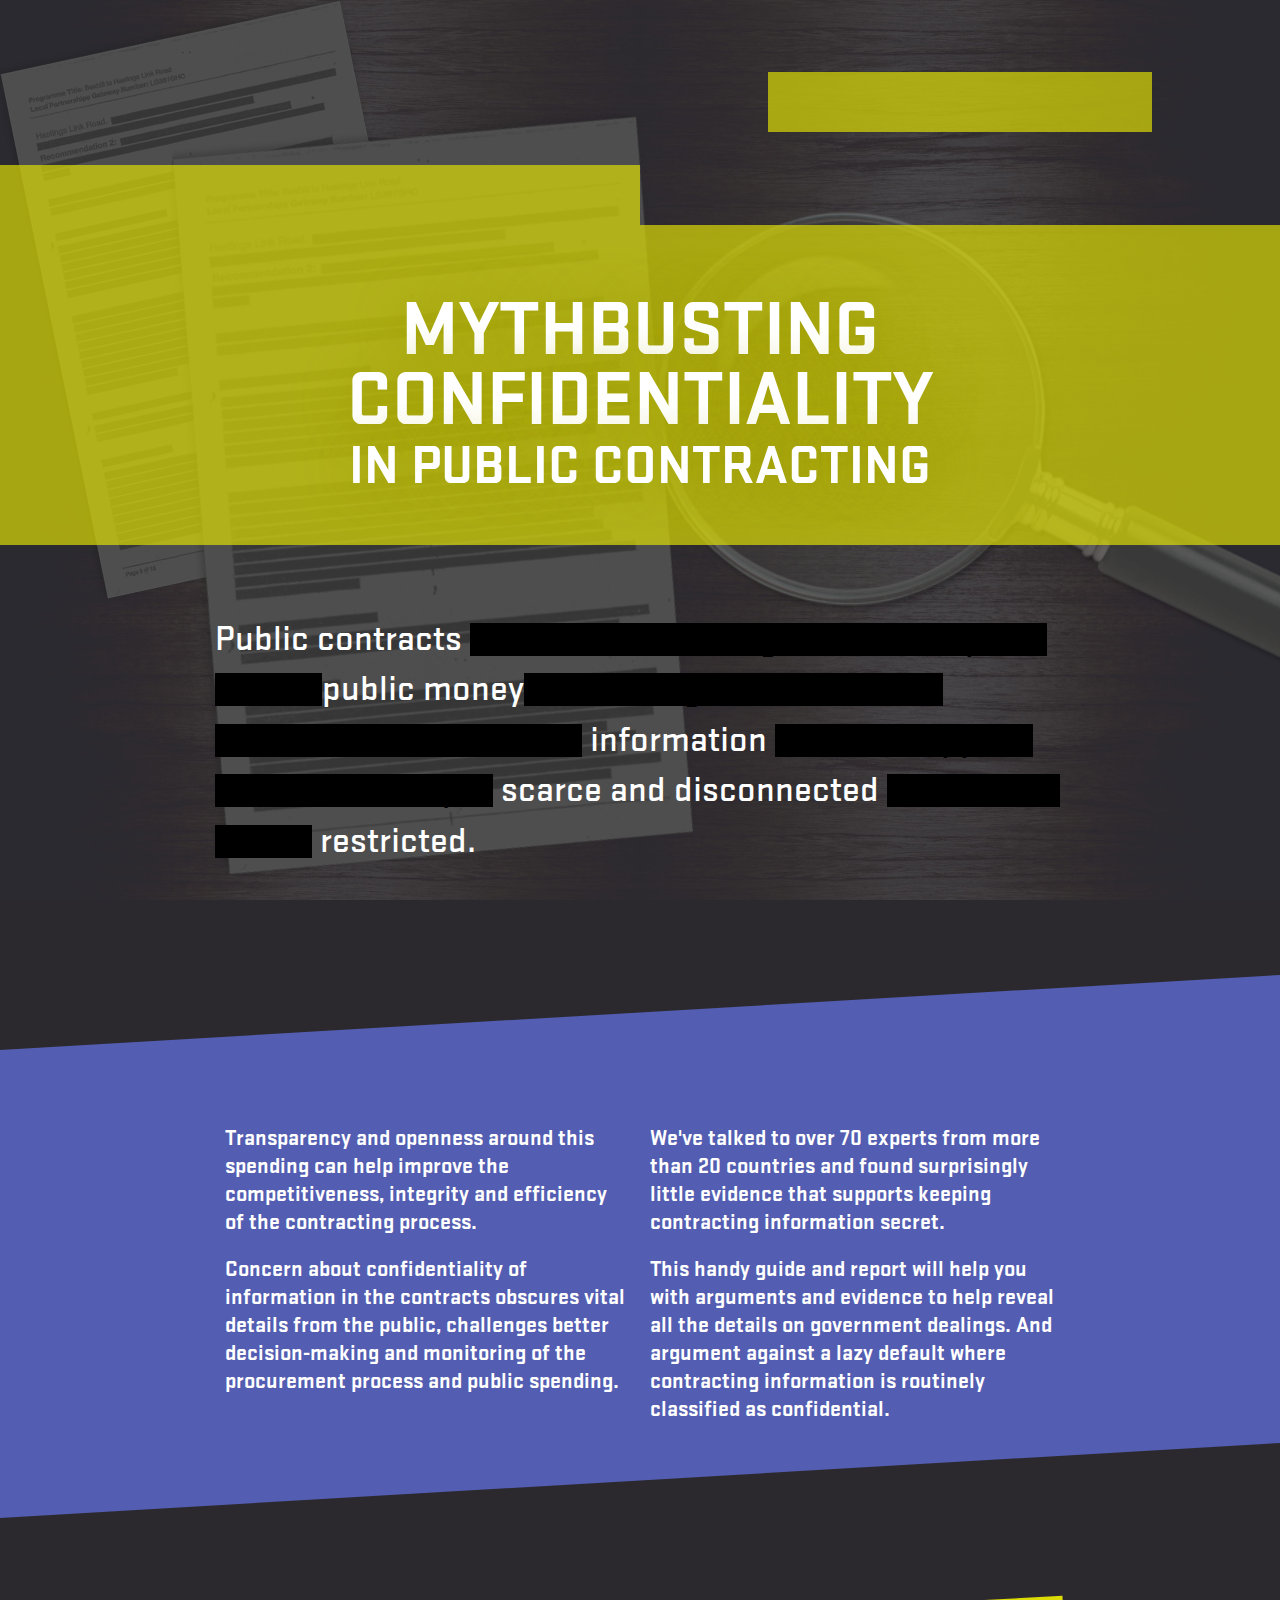
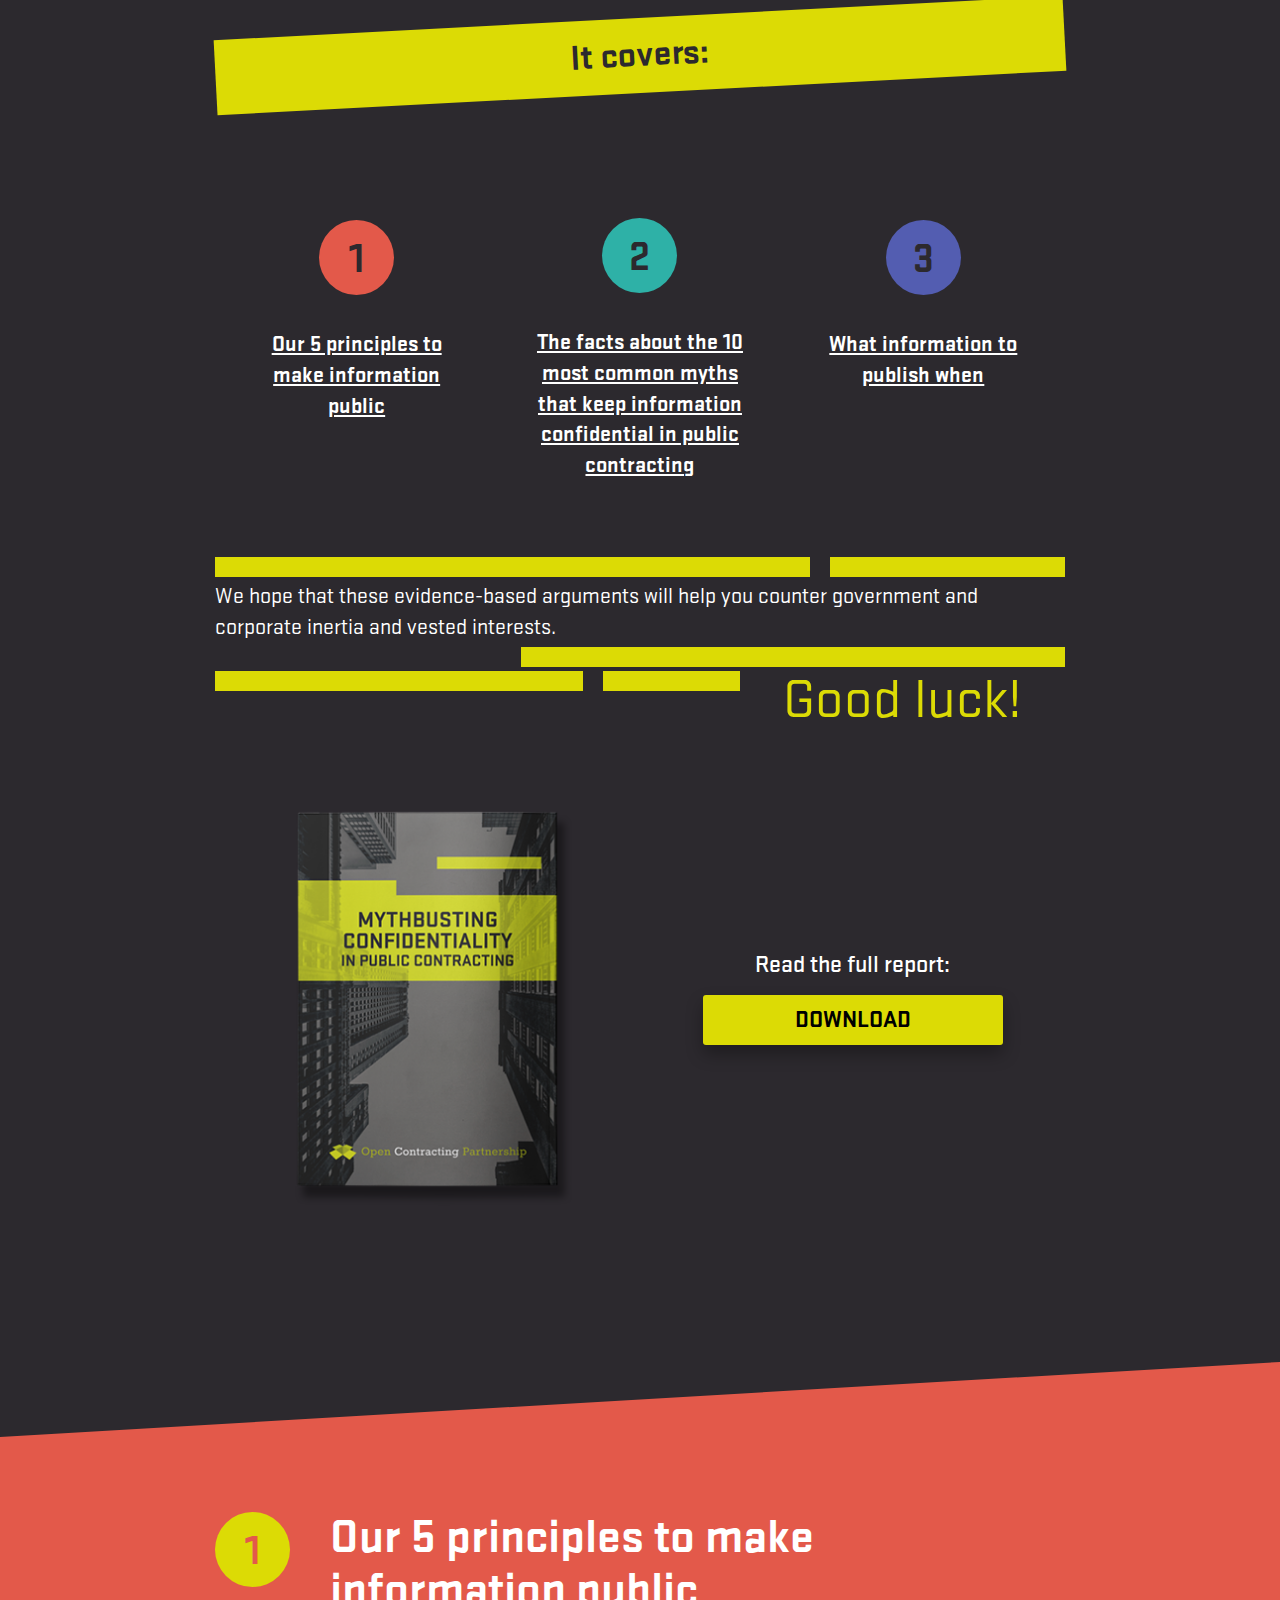
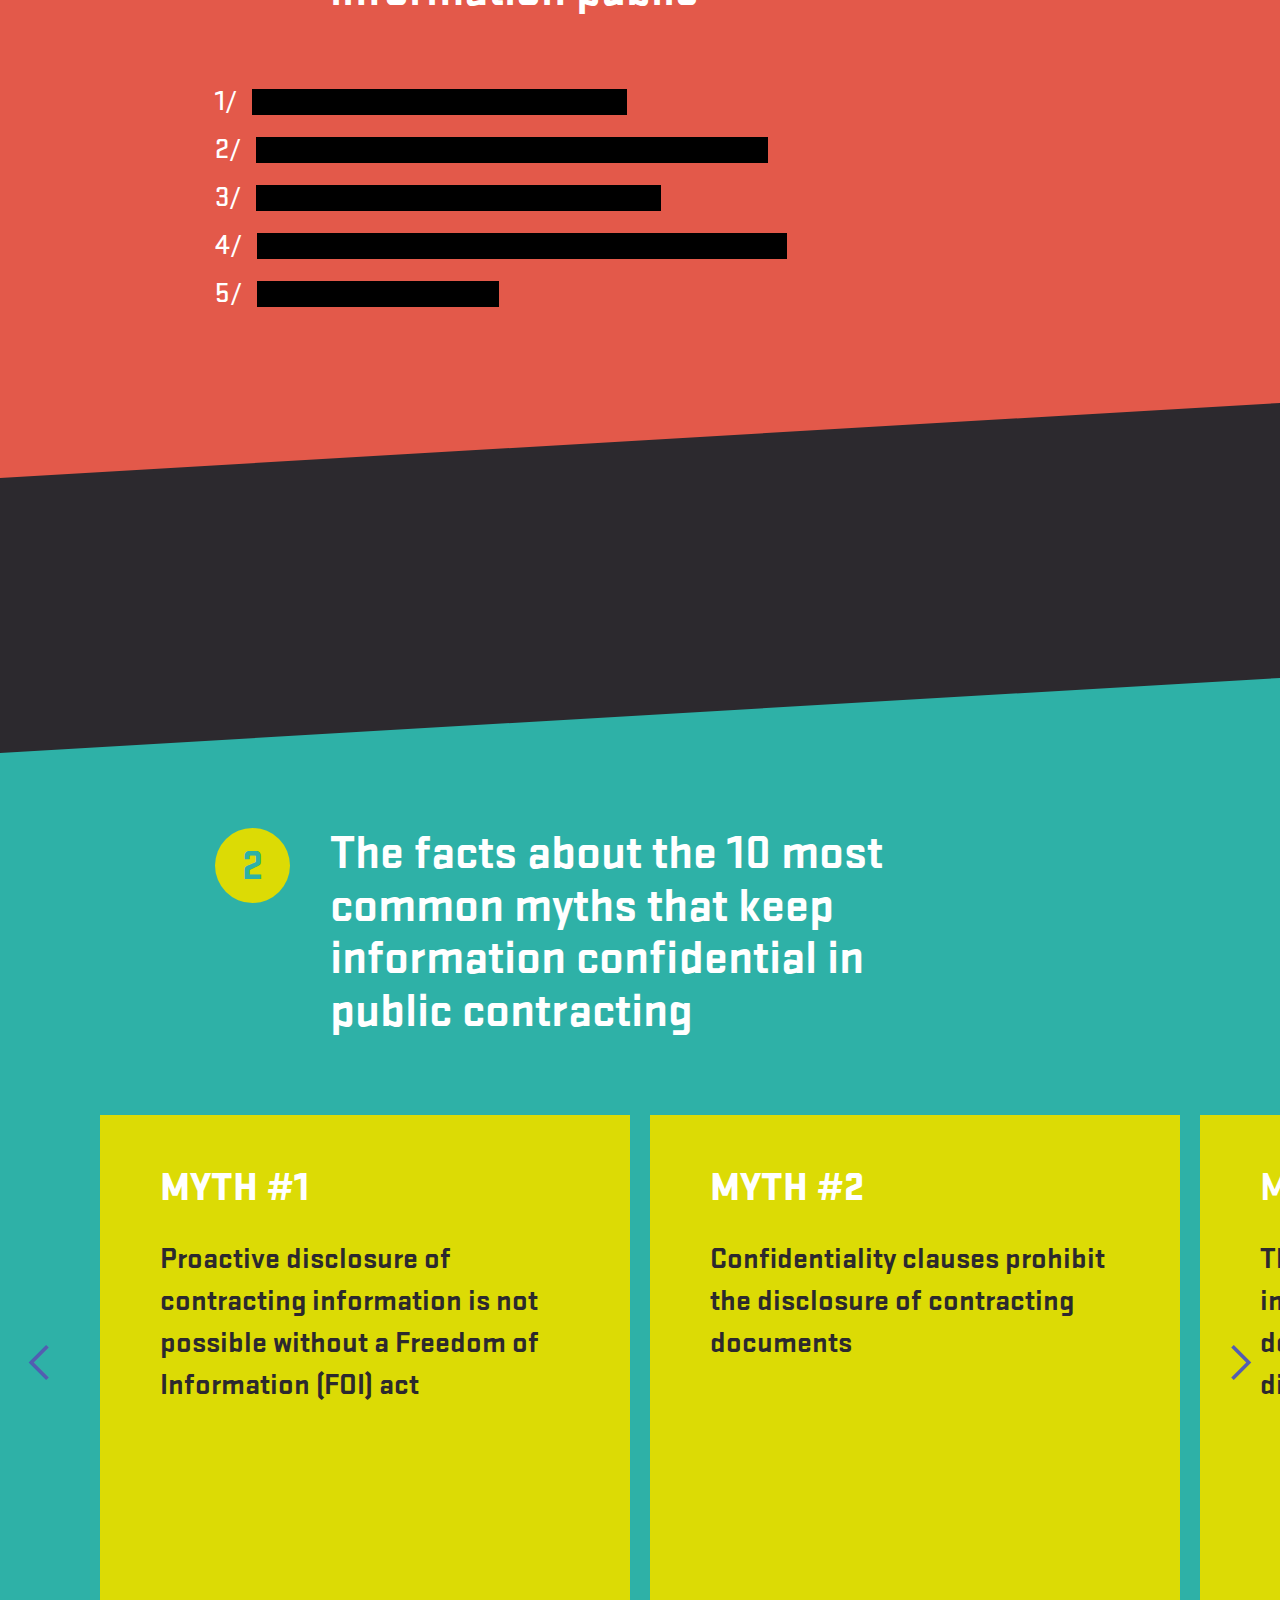
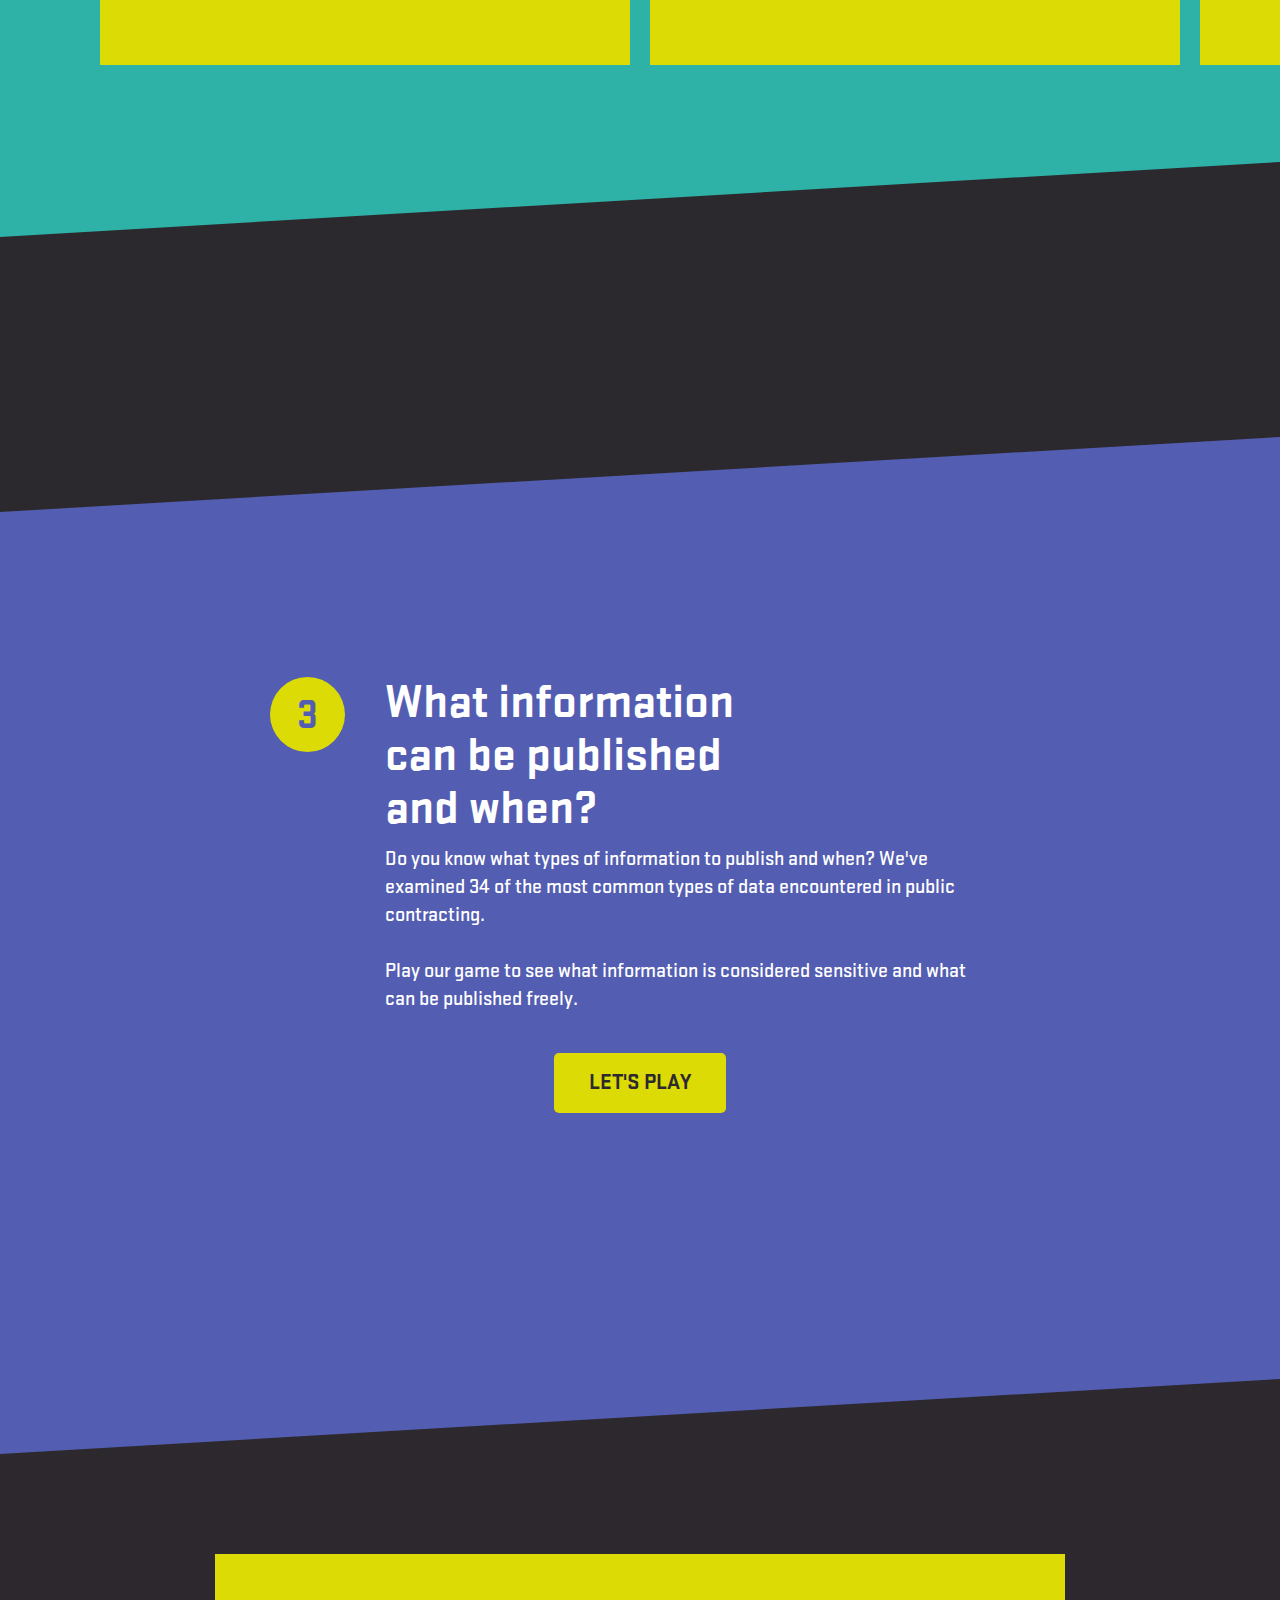
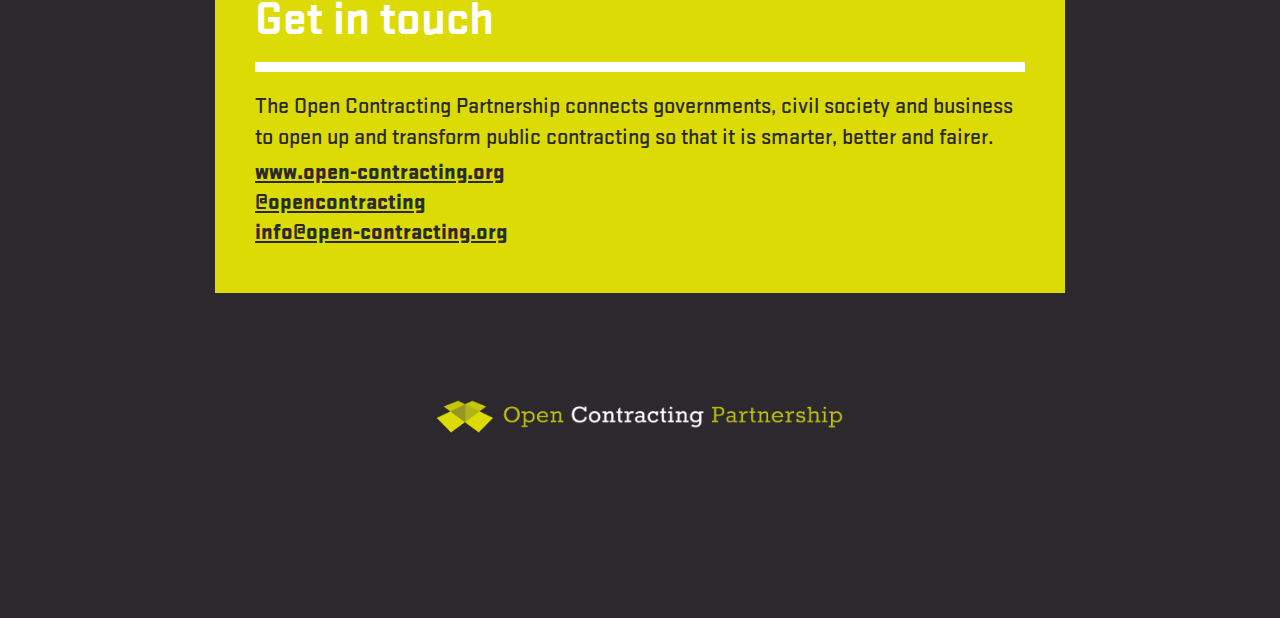
<file: index.html>
<!DOCTYPE html>
<!--  Last Published: Tue Sep 04 2018 21:35:21 GMT+0000 (UTC)  -->
<html data-wf-page="5b4b505bbd74205f0cf09449" data-wf-site="5b48c8ccb9f3721e6f218ab7">
<head>
  <meta charset="utf-8">
  <title>Myth Busting Confidentiality in Public Contracting</title>
  <meta content="Public contracts are a trillion-dollar marketplace run on public money. Yet, with vital details redacted in public contracts, information of what happens with that money is scarce and access is restricted to an exclusive club." name="description">
  <meta content="Myth Busting Confidentiality in Public Contracting" property="og:title">
  <meta content="Public contracts are a trillion-dollar marketplace run on public money. Yet, with vital details redacted in public contracts, information of what happens with that money is scarce and access is restricted to an exclusive club." property="og:description">
  <meta content="http://mythbusting.open-contracting.org/images/social.png" property="og:image">
  <meta content="summary" name="twitter:card">
  <meta content="width=device-width, initial-scale=1" name="viewport">
  <link href="css/normalize.css" rel="stylesheet" type="text/css">
  <link href="css/components.css" rel="stylesheet" type="text/css">
  <link href="css/myth-busting.css" rel="stylesheet" type="text/css">
  <!-- [if lt IE 9]><script src="https://cdnjs.cloudflare.com/ajax/libs/html5shiv/3.7.3/html5shiv.min.js" type="text/javascript"></script><![endif] -->
  <script type="text/javascript">
      ! function(o, c) {
        var n = c.documentElement,
          t = " w-mod-";
        n.className += t + "js", ("ontouchstart" in o || o.DocumentTouch && c instanceof DocumentTouch) && (n.className += t + "touch")
      }(window, document);
    </script>
  <link href="images/32.png" rel="shortcut icon" type="image/x-icon">
  <link href="images/256.png" rel="apple-touch-icon">
  <!--  Twitter universal website tag code  -->
  <script>
      ! function(e, t, n, s, u, a) {
        e.twq || (s = e.twq = function() {
            s.exe ? s.exe.apply(s, arguments) : s.queue.push(arguments);
          }, s.version = '1.1', s.queue = [], u = t.createElement(n), u.async = !0, u.src = '//static.ads-twitter.com/uwt.js',
          a = t.getElementsByTagName(n)[0], a.parentNode.insertBefore(u, a))
      }(window, document, 'script');
      // Insert Twitter Pixel ID and Standard Event data below
      twq('init', 'nzvaz');
      twq('track', 'PageView');
    </script>
  <!--  End Twitter universal website tag code  -->
<!-- Google tag (gtag.js) -->
<script async src="https://www.googletagmanager.com/gtag/js?id=G-GFLEM9K3JF"></script>
<script>
  window.dataLayer = window.dataLayer || [];
  function gtag(){dataLayer.push(arguments);}
  gtag('js', new Date());

  gtag('config', 'G-GFLEM9K3JF');
</script>
  <!-- End Google tag (gtag.js) -->
</head>
<body class="body-main">
  <div>
    <div id="hero" class="content hero"><img src="images/loupe01-u177.png" srcset="images/loupe01-u177-p-500.png 500w, images/loupe01-u177-p-800.png 800w, images/loupe01-u177.png 851w" sizes="(max-width: 851px) 100vw, 851px" class="magnifying-glass"><img src="images/report.png" class="report"><img src="images/report.png" class="report report-top">
      <div class="header-text">
        <h1 class="heading">MYTHBUSTING<br>CONFIDENTIALITY<br><span class="smaller">IN PUBLIC CONTRACTING</span></h1>
        <div class="div-block-5"></div>
        <div class="div-block-6"></div>
      </div>
      <div class="hero-block">
        <div class="text-block-3">Public contracts <span class="block-text">are a trillion-dollar global marketplace run on </span>public money<span class="block-text"> to deliver goods, works and services to citizens. Yet,</span> information <span class="block-text">on what happens with that money is</span> scarce and disconnected <span class="block-text">and access to it is</span> restricted.<br></div>
      </div>
    </div>
  </div>
  <div>
    <div class="content purple">
      <div class="purple-top"></div>
      <div class="row w-row">
        <div class="w-col w-col-6">
          <div class="rollover-text"><strong>Transparency and openness around this spending can help improve the competitiveness, integrity and efficiency of the contracting process. </strong><br></div>
          <div class="rollover-text"><strong>Concern about confidentiality of information in the contracts obscures vital details from the public, challenges better decision-making and monitoring of the procurement process and public spending. </strong><br></div>
        </div>
        <div class="w-col w-col-6">
          <div class="rollover-text"><strong>We&#x27;ve talked to over 70 experts from more than 20 countries and found surprisingly little evidence that supports keeping contracting information secret. </strong><br></div>
          <div class="rollover-text"><strong>This handy guide and report will help you with arguments and evidence to help reveal all the details on government dealings. And argument against a lazy default where contracting information is routinely classified as confidential. </strong><br></div>
        </div>
      </div>
      <div class="purple-bottom"></div>
    </div>
  </div>
  <div>
    <div class="content">
      <div class="inner-content">
        <div class="content-row">
          <div class="title-slant">
            <div>It covers:</div>
          </div>
        </div>
      </div>
      <div class="inner-content page-links">
        <div class="content-row">
          <a href="#section-1" class="number-block w-inline-block">
            <div class="number">
              <div class="number-text">1</div>
            </div>
            <div class="number-block-text"><strong class="bold-text">Our 5 principles to make information public</strong></div>
          </a>
          <a href="#section-2" class="number-block w-inline-block">
            <div class="number green">
              <div class="number-text">2</div>
            </div>
            <div class="number-block-text"><strong>The facts about the 10 most common myths that keep information confidential in public contracting</strong></div>
          </a>
          <a href="#cards" class="number-block w-inline-block">
            <div class="number purple">
              <div class="number-text">3</div>
            </div>
            <div class="number-block-text"><strong>What information to publish when</strong></div>
          </a>
        </div>
      </div>
      <div class="inner-content luck">
        <div class="div-block-3">
          <div class="div-block-4"></div>
          <div class="block-right"></div>
        </div>
        <div class="copy w-clearfix">We hope that these evidence-based arguments will help you counter government and corporate inertia and vested interests.<span class="text-span"> </span></div>
        <div class="div-block-3">
          <div class="div-block-3">
            <div class="div-block-4"></div>
            <div class="block-right"></div>
          </div>
          <div class="good-luck">Good luck!</div>
        </div>
      </div>
      <div class="inner-content two-col">
        <div class="col"><a href="https://www.open-contracting.org/wp-content/uploads/2018/07/OCP18-Mythbusting.pdf" target="_blank" class="pdf-block w-inline-block"></a></div>
        <div class="col">
          <div>
            <div class="cta-lead">Read the full report:</div><a href="https://www.open-contracting.org/wp-content/uploads/2018/07/OCP18-Mythbusting.pdf" target="_blank" class="button-cta w-button">DOWNLOAD</a></div>
        </div>
      </div>
    </div>
  </div>
  <div>
    <div id="section-1" class="content red">
      <div class="red-top"></div>
      <div class="title-block">
        <div class="number yellow">
          <div class="number-text">1</div>
        </div>
        <h2 class="section-title"><strong>Our 5 principles to make information public</strong></h2>
      </div>
      <div class="red-bottom"></div>
      <div class="div-block-2">
        <div class="li-large">
          <div class="text-block-5">1/ </div>
          <div class="text-block-6"><span class="block-text">Disclose with minimal redaction</span></div>
        </div>
      </div>
      <div class="div-block-2">
        <div class="li-large">
          <div class="text-block-5">2/ </div>
          <div class="text-block-6"><span class="block-text">Only redact legitimate sensitive information</span></div>
        </div>
      </div>
      <div class="div-block-2">
        <div class="li-large">
          <div class="text-block-5">3/ </div>
          <div class="text-block-6"><span class="block-text">Provide justification for redactions</span></div>
        </div>
      </div>
      <div class="div-block-2">
        <div class="li-large">
          <div class="text-block-5">4/ </div>
          <div class="text-block-6"><span class="block-text">State when sensitive information is disclosed</span></div>
        </div>
      </div>
      <div class="div-block-2">
        <div class="li-large">
          <div class="text-block-5">5/ </div>
          <div class="text-block-6"><span class="block-text">Disclosure over time</span></div>
        </div>
      </div>
    </div>
  </div>
  <div>
    <div class="content city"></div>
  </div>
  <div>
    <div id="section-2" class="content green">
      <div class="green-top"></div>
      <div class="title-block">
        <div class="number yellow green">
          <div class="number-text">2</div>
        </div>
        <h2 class="section-title"><strong class="bold-text-4">The facts about the 10 most common myths that keep information confidential in public contracting</strong></h2>
      </div>
      <div data-animation="slide" data-duration="500" data-infinite="1" class="multi-card-slide w-slider">
        <div class="mask w-slider-mask">
          <div class="slide w-slide" data-ix="cardrotate">
            <div class="card-reveal">
              <div class="busted-badge" data-ix="busted">BUSTED</div>
              <div class="card-back">
                <div class="text-block-10"><strong>You don’t need an explicit reference to procurement information in FOI acts to proactively disclose it; you don’t even need an FOI act.</strong></div>
                <div class="text-block-9"><strong class="list">• Disclosure of contracting information can be based on other legislation than FOI</strong></div>
                <div class="text-block-9"><strong class="list">• Most FOI acts require public authorities to proactively disclose information, which may include contracting information</strong></div>
                <div class="text-block-9"><strong class="list">• Contracting authorities may decide to disclose contracting information even if legislation (FOI or other) lacks detailed requirements for proactive disclosure<br></strong></div>
                <div class="text-block-9"><strong class="list">• Legislation pertaining to public information disclosure often also applies to private companies contracted by the government</strong></div>
              </div>
              <div class="card-front">
                <div class="text-block-7">MYTH #1</div>
                <div class="text-block-8"><strong class="bold-text-2">Proactive disclosure of contracting information is not possible without a Freedom of Information (FOI) act </strong></div>
              </div>
            </div>
          </div>
          <div class="slide w-slide" data-ix="cardrotate">
            <div class="card-reveal">
              <div class="busted-badge" data-ix="busted">BUSTED</div>
              <div class="card-back">
                <div class="text-block-10"><strong>Confidentiality clauses do <em>not</em> prohibit the disclosure of contracting documents.<br></strong></div>
                <div class="text-block-9"><strong class="list">• Confidentiality clauses can only protect information that is legitimately sensitive</strong></div>
                <div class="text-block-9"><strong class="list">• It’s unlikely that all elements of a contracting document are legitimately sensitive</strong></div>
                <div class="text-block-9"><strong class="list">• Governments must disclose contracting information if required by legislation such as FOI or stock market disclosure requirements, even if the contract contains a confidentiality clause aimed at ‘protecting’ the information<br></strong></div>
                <div class="text-block-9"><strong class="list">• Confidentiality clauses can be overridden where parties agree to disclosure</strong></div>
              </div>
              <div class="card-front">
                <div class="text-block-7">MYTH #2</div>
                <div class="text-block-8"><strong class="bold-text-2">Confidentiality clauses prohibit the disclosure of contracting documents<br></strong></div>
              </div>
            </div>
          </div>
          <div class="slide w-slide" data-ix="cardrotate">
            <div class="card-reveal">
              <div class="busted-badge" data-ix="busted">BUSTED</div>
              <div class="card-back">
                <div class="text-block-10"><strong>Contracting documents containing commercially sensitive information <em>can</em> be disclosed.</strong></div>
                <div class="text-block-9"><strong class="list">• If information is legitimately sensitive, a clear case should be made as to how and why disclosure would cause harm; any redactions should be minimal</strong></div>
                <div class="text-block-9"><strong class="list">• Most commercially sensitive information is not legitimately sensitive forever</strong></div>
                <div class="text-block-9"><strong class="list">• Commercial information cannot be legitimately sensitive if it’s already known to competitors<br></strong></div>
                <div class="text-block-9"><strong class="list">• In some jurisdictions, even commercially sensitive information may be disclosed based on a public interest test</strong></div>
                <div class="text-block-9"><strong class="list">• The ‘commercially sensitive information’ argument is over-used. Some countries publish their contracts by default without apparent harm</strong></div>
              </div>
              <div class="card-front">
                <div class="text-block-7"><strong>MYTH #3</strong></div>
                <div class="text-block-8"><strong class="bold-text-2">There is commercially sensitive information in contracting documents, so they can’t be disclosed<br></strong></div>
              </div>
            </div>
          </div>
          <div class="slide w-slide" data-ix="cardrotate">
            <div class="card-reveal">
              <div class="busted-badge" data-ix="busted">BUSTED</div>
              <div class="card-back">
                <div class="text-block-10"><strong>Defense contracting documents can be published without compromising national security.</strong></div>
                <div class="text-block-9"><strong class="list">• The national security argument is often applied to information that cannot legitimately be expected to undermine national security</strong></div>
                <div class="text-block-9"><strong class="list">• Only information that, if disclosed, would be likely to harm national security may be exempt from publication</strong></div>
                <div class="text-block-9"><strong class="list">• Non-sensitive parts of the contracting documents should be disclosed; redactions should be minimal and explained<br></strong></div>
                <div class="text-block-9"><strong class="list">• Classified defense contracting information cannot be withheld forever</strong></div>
                <div class="text-block-9"><strong class="list">• In some jurisdictions, even potentially harmful national security information may be disclosed based on a public interest test</strong></div>
              </div>
              <div class="card-front">
                <div class="text-block-7">MYTH #4</div>
                <div class="text-block-8"><strong class="bold-text-2">There is national security information in contracting documents, so they can’t be disclosed</strong></div>
              </div>
            </div>
          </div>
          <div class="slide w-slide" data-ix="cardrotate">
            <div class="card-reveal">
              <div class="busted-badge" data-ix="busted">BUSTED</div>
              <div class="card-back">
                <div class="text-block-10"><strong>Contracting documents that contain personal data <em>can</em> be disclosed.<br></strong></div>
                <div class="text-block-9"><strong class="list">• Disclosing some personal data is important for transparency in the procurement process and to prevent fraud</strong></div>
                <div class="text-block-9"><strong class="list">• Certain personal data can be disclosed without endangering people’s privacy and safety</strong></div>
                <div class="text-block-9"><strong class="list">• Anonymizing or aggregating certain personal data to make it non-identifiable can minimize harm<br></strong></div>
                <div class="text-block-9"><strong class="list">• Non-sensitive information can be disclosed unredacted; redactions should be minimal</strong></div>
                <div class="text-block-9"><strong class="list">• Privacy should operate in an inverse relationship to power</strong></div>
                <div class="text-block-9"><strong class="list">• It should be clear what personal data is collected, and how it is used, shared and secured</strong></div>
              </div>
              <div class="card-front">
                <div class="text-block-7">MYTH #5</div>
                <div class="text-block-8"><strong class="bold-text-2">There is personal data in contracting documents, so they can’t be disclosed<br></strong></div>
              </div>
            </div>
          </div>
          <div class="slide w-slide" data-ix="cardrotate">
            <div class="card-reveal">
              <div class="busted-badge" data-ix="busted">BUSTED</div>
              <div class="card-back">
                <div class="text-block-10"><strong>Disclosing contracting information does <em>not</em> encourage nor sustain collusion.</strong></div>
                <div class="text-block-9"><strong class="list">• Companies know who their competitors are; they do not depend on publicly disclosed contracting information for that knowledge</strong></div>
                <div class="text-block-9"><strong class="list">• The winning bidder’s name, which is usually disclosed anyway, is enough for cartel members to begin to check whether a cartel agreement was honored</strong></div>
                <div class="text-block-9"><strong class="list">• Disclosed contracting information has been used to detect collusion and to bust cartels<br></strong></div>
                <div class="text-block-9"><strong class="list">• Research shows that disclosing contracting information decreases cartel duration</strong></div>
                <div class="text-block-9"><strong class="list">• A supplier’s best strategy to win a contract is to tender at their best price, regardless of the estimated contract value</strong></div>
              </div>
              <div class="card-front">
                <div class="text-block-7">MYTH #6</div>
                <div class="text-block-8"><strong class="bold-text-2">Disclosing contracting information encourages and sustains collusion</strong></div>
              </div>
            </div>
          </div>
          <div class="slide w-slide" data-ix="cardrotate">
            <div class="card-reveal">
              <div class="busted-badge" data-ix="busted">BUSTED</div>
              <div class="card-back">
                <div class="text-block-10"><strong>Disclosing contracting information does <em>not</em> decrease competition.</strong></div>
                <div class="text-block-9"><strong class="list">• Default publication of contracting information and contracts in some countries, or its widespread availability via FOIs in others, has not deterred companies from bidding for government contracts</strong></div>
                <div class="text-block-9"><strong class="list">• Evidence shows disclosing contracting information leads to an increase in the average number of bidders per tender and/or a reduction in single bid contracts</strong></div>
                <div class="text-block-9"><strong class="list">• Publishing contracting information leads to a decrease in bid prices, not an increase<br></strong></div>
              </div>
              <div class="card-front">
                <div class="text-block-7">MYTH #7</div>
                <div class="text-block-8"><strong class="bold-text-2">Disclosing contracting information decreases competition<br></strong></div>
              </div>
            </div>
          </div>
          <div class="slide w-slide" data-ix="cardrotate">
            <div class="card-reveal">
              <div class="busted-badge" data-ix="busted">BUSTED</div>
              <div class="card-back">
                <div class="text-block-10"><strong>Reactive disclosure is <em>more</em> expensive than systematic, proactive disclosure.</strong></div>
                <div class="text-block-9"><strong class="list">• With the right infrastructure, managing records and disclosing information can be an automated, low-cost process</strong></div>
                <div class="text-block-9"><strong class="list">• Disclosing contracting information leads to substantial public savings and other benefits</strong></div>
                <div class="text-block-9"><strong class="list">• Government spending on resources to engage with the public is an investment, not a pure cost<br></strong></div>
                <div class="text-block-9"><strong class="list">• Bidders can factor the costs of redacting and uploading information into their bids</strong></div>
                <div class="text-block-10"><strong>Disclosing contracting information does <em>not</em> lead to more appeals.</strong></div>
                <div class="text-block-9"><strong class="list">• The frequency of appeals does not depend on the disclosure level of contracting information</strong></div>
                <div class="text-block-9"><strong class="list">• E-procurement systems can make appealing and resolving award decisions easier and faster</strong></div>
              </div>
              <div class="card-front">
                <div class="text-block-7">MYTH #8</div>
                <div class="text-block-8"><strong class="bold-text-2">Disclosing contracting information costs too much money and leads to costly appeals and renegotiations</strong></div>
              </div>
            </div>
          </div>
          <div class="slide w-slide" data-ix="cardrotate">
            <div class="card-reveal">
              <div class="busted-badge" data-ix="busted">BUSTED</div>
              <div class="card-back">
                <div class="text-block-10"><strong>Disclosing contracting information <em>can</em> expose and reduce corruption.<br></strong></div>
                <div class="text-block-9"><strong class="list">• There is strong empirical and academic evidence that the chances of exposing and lowering corruption are highest when contracting information on all stages of the procurement process is disclosed</strong></div>
              </div>
              <div class="card-front">
                <div class="text-block-7">MYTH #9</div>
                <div class="text-block-8"><strong class="bold-text-2">Disclosing contracting information does not expose or lower corruption<br></strong></div>
              </div>
            </div>
          </div>
          <div class="slide w-slide" data-ix="cardrotate">
            <div class="card-reveal">
              <div class="busted-badge" data-ix="busted">BUSTED</div>
              <div class="card-back number-10">
                <div class="text-block-10"><strong>There is abundant evidence of public engagement with contracting information; it increases as data improves.<br></strong></div>
                <div class="text-block-9"><strong class="list">• Plenty of stakeholders, including the public, media, civil society, companies and other parts of government already regularly access contracting information</strong></div>
                <div class="text-block-9"><strong class="list">• Education on government projects and easily accessible data increase stakeholder involvement and data use in public contracting as well as contribute to public trust</strong></div>
                <div class="text-block-10"><strong>Government can easily mitigate the risk of misunderstandings by explaining information and its context better; potential criticism is no reason to keep information confidential.<br></strong></div>
                <div class="text-block-9"><strong class="list">• Contracting information should not be kept confidential simply because it could be misunderstood or lead to embarrassment and criticism</strong></div>
                <div class="text-block-9"><strong class="list">• To reduce misunderstandings and add context, governments should explain the information, and educate civil society, the media and citizens</strong></div>
              </div>
              <div class="card-front">
                <div class="text-block-7">MYTH #10</div>
                <div class="text-block-8"><strong class="bold-text-2">No one actually reads contracting information; if they do, they either misunderstand it or use it to embarrass officials<br></strong></div>
              </div>
            </div>
          </div>
        </div>
        <div class="arrow-left w-slider-arrow-left">
          <div class="arrow w-icon-slider-left"></div>
        </div>
        <div class="arrow-right w-slider-arrow-right">
          <div class="arrow w-icon-slider-right"></div>
        </div>
        <div class="slide-nav w-slider-nav w-round"></div>
      </div>
      <div class="green-bottom"></div>
    </div>
  </div>
  <div>
    <div class="content city"></div>
  </div>
  <div id="game">
    <div id="cards" class="content purple">
      <div class="purple-top"></div>
      <div class="title-block med hide">
        <div class="number yellow purple">
          <div class="number-text">3</div>
        </div>
        <div>
          <h2 class="section-title"><strong class="bold-text-3">What information to publish when</strong></h2>
          <div>Do you know what to publish and when? We&#x27;ve examined together 34 of the most common data in public contracting. <br><br>Play our game to see what information can be sensitive and what should be open.</div>
        </div>
      </div>
      <!-- the game starts here -->
      <div class="card-game">
        <div class="game-container">
          <div class="game-row">
            <div class="text-block-15">Sensitive or not?</div>
            <ul id="cardList" class="unordered-list w-list-unstyled" data-ix="start-hidden">
              <li class="game-card">
                <div class="card-question">
                  <h1 class="heading-2">Numerical figures concerning negotiated terms</h1>
                  <div class="speech-triangle"></div>
                  <div class="speech-triangle-shadow"></div>
                </div>
                <div class="buttons"><a href="#" class="button not-sensitive pressed-false w-button" data-ix="isfalse">Not sensitive</a><a href="#" class="button sensitive pressed-true w-button" data-ix="istrue">Sensitive</a></div>
                <div class="name-block" data-ix="hidden">
                  <h1 class="card-h3 sensitive">sensitive!</h1>
                  <p class="card-p">These may include escalation rates, underperformance rates, insurance and indemnification amounts, etc. The key is that the rates need to have been negotiated. Disclosing such rates can give away sensitive information about the risk both the government authority and the contractor are willing to take, and it can prejudice future negotiations of both parties.</p>
                </div>
                <div class="lose-badge">False!</div>
                <div class="win-badge">Correct</div>
                <div class="next-button"><a href="#" id="next" class="button-next w-button" data-ix="button-feedback">Next Question →</a></div>
              </li>
              <li class="game-card">
                <div class="card-question">
                  <h1 class="heading-2">DETAILS OF FINANCIAL MODELS</h1>
                  <div class="speech-triangle"></div>
                  <div class="speech-triangle-shadow"></div>
                </div>
                <div class="buttons"><a href="#" class="button not-sensitive pressed-false w-button" data-ix="isfalse">Not sensitive</a><a href="#" class="button sensitive pressed-true w-button" data-ix="istrue">Sensitive</a></div>
                <div class="name-block" data-ix="hidden">
                  <h1 class="card-h3 sensitive">sensitive!</h1>
                  <p class="card-p">This is mainly relevant to large infrastructure projects and PPPs. Such financial models are required for the purpose of evaluation and due diligence, and typically include sophisticated pricing breakdowns, giving insight into the way in which revenue is generated and how the project is financed. The actual model (or parts of it), including formulas and inputs, is typically considered commercially sensitive.</p>
                </div>
                <div class="lose-badge">False!</div>
                <div class="win-badge">True</div>
                <div class="next-button"><a href="#" id="next" class="button-next w-button" data-ix="button-feedback">Next Question →</a></div>
              </li>
              <li class="game-card">
                <div class="card-question">
                  <h1 class="heading-2">OUTCOMES OF FINANCIAL MODELS</h1>
                  <div class="speech-triangle"></div>
                  <div class="speech-triangle-shadow"></div>
                </div>
                <div class="buttons" data-ix="click-to-hide"><a href="#" class="button not-sensitive pressed-true w-button" data-ix="istrue">Not sensitive</a><a href="#" class="button sensitive pressed-false w-button" data-ix="isfalse">Sensitive</a></div>
                <div class="name-block" data-ix="hidden">
                  <h1 class="card-h3">Not sensitive!</h1>
                  <p class="card-p">The results or outcomes of financial models should be disclosed so that the public knows how much the government is paying and how much it will receive in relation to a project.</p>
                </div>
                <div class="lose-badge">False!</div>
                <div class="win-badge">True</div>
                <div class="next-button"><a href="#" id="next" class="button-next w-button" data-ix="button-feedback">Next Question →</a></div>
              </li>
              <li class="game-card">
                <div class="card-question">
                  <h1 class="heading-2">OUTCOMES OF NON-NEGOTIATED INDEMNIFICATION AMOUNTS</h1>
                  <div class="speech-triangle"></div>
                  <div class="speech-triangle-shadow"></div>
                </div>
                <div class="buttons" data-ix="click-to-hide"><a href="#" class="button not-sensitive pressed-true w-button" data-ix="istrue">Not sensitive</a><a href="#" class="button sensitive pressed-false w-button" data-ix="isfalse">Sensitive</a></div>
                <div class="name-block" data-ix="hidden">
                  <h1 class="card-h3">Not sensitive!</h1>
                  <p class="card-p">In some projects indemnification amounts are standardized terms based on the size of the project. Typically, pre-qualification or evaluation criteria include a pass/fail at required minimum levels of indemnification amounts.</p>
                </div>
                <div class="lose-badge">False!</div>
                <div class="win-badge">True</div>
                <div class="next-button"><a href="#" id="next" class="button-next w-button" data-ix="button-feedback">Next Question →</a></div>
              </li>
              <li class="game-card">
                <div class="card-question">
                  <h1 class="heading-2">INDEMNIFICATION CONTRACT CLAUSES</h1>
                  <div class="speech-triangle"></div>
                  <div class="speech-triangle-shadow"></div>
                </div>
                <div class="buttons" data-ix="click-to-hide"><a href="#" class="button not-sensitive pressed-true w-button" data-ix="istrue">Not sensitive</a><a href="#" class="button sensitive pressed-false w-button" data-ix="isfalse">Sensitive</a></div>
                <div class="name-block" data-ix="hidden">
                  <h1 class="card-h3">Not sensitive!</h1>
                  <p class="card-p">Indemnification clauses in the contract are not commercially sensitive.</p>
                </div>
                <div class="lose-badge">False!</div>
                <div class="win-badge">True</div>
                <div class="next-button"><a href="#" id="next" class="button-next w-button" data-ix="button-feedback">Next Question →</a></div>
              </li>
              <li class="game-card">
                <div class="card-question">
                  <h1 class="heading-2">RECORDS OF NEGOTIATIONS
                  </h1>
                  <div class="speech-triangle"></div>
                  <div class="speech-triangle-shadow"></div>
                </div>
                <div class="buttons" data-ix="click-to-hide"><a href="#" class="button not-sensitive pressed-false w-button" data-ix="isfalse">Not sensitive</a><a href="#" class="button sensitive pressed-true w-button" data-ix="istrue">Sensitive</a></div>
                <div class="name-block" data-ix="hidden">
                  <h1 class="card-h3 sensitive">sensitive!</h1>
                  <p class="card-p">Records of contract negotiations between the contracting authority and the contractor are typically commercially sensitive</p>
                </div>
                <div class="lose-badge">False!</div>
                <div class="win-badge">True</div>
                <div class="next-button"><a href="#" id="next" class="button-next w-button" data-ix="button-feedback">Next Question →</a></div>
              </li>
              <li class="game-card">
                <div class="card-question">
                  <h1 class="heading-2">RECORDS OF NEGOTIATIONS WITH THIRD PARTIES</h1>
                  <div class="speech-triangle"></div>
                  <div class="speech-triangle-shadow"></div>
                </div>
                <div class="buttons" data-ix="click-to-hide"><a href="#" class="button not-sensitive pressed-false w-button" data-ix="isfalse">Not sensitive</a><a href="#" class="button sensitive pressed-true w-button" data-ix="istrue">Sensitive</a></div>
                <div class="name-block" data-ix="hidden">
                  <h1 class="card-h3 sensitive">sensitive!</h1>
                  <p class="card-p">Records of negotiations between the contractor and third parties (such as subcontractors) are typically commercially sensitive.</p>
                </div>
                <div class="lose-badge">False!</div>
                <div class="win-badge">True</div>
                <div class="next-button"><a href="#" id="next" class="button-next w-button" data-ix="button-feedback">Next Question →</a></div>
              </li>
              <li class="game-card">
                <div class="card-question">
                  <h1 class="heading-2">NON-NEGOTIATED INSURANCE TYPES AND THRESHOLDS</h1>
                  <div class="speech-triangle"></div>
                  <div class="speech-triangle-shadow"></div>
                </div>
                <div class="buttons" data-ix="click-to-hide"><a href="#" class="button not-sensitive pressed-true w-button" data-ix="istrue">Not sensitive</a><a href="#" class="button sensitive pressed-false w-button" data-ix="isfalse">Sensitive</a></div>
                <div class="name-block" data-ix="hidden">
                  <h1 class="card-h3">Not sensitive!</h1>
                  <p class="card-p">In some projects required insurance amounts are standardized terms based on the size of the project. Typically, pre-qualification or evaluation criteria include a pass/fail at required types and minimum levels of insurance.</p>
                </div>
                <div class="win-badge">Correct</div>
                <div class="lose-badge">False!</div>
                <div class="next-button"><a href="#" id="next" class="button-next w-button" data-ix="button-feedback">Next Question →</a></div>
              </li>
              <li class="game-card">
                <div class="card-question">
                  <h1 class="heading-2">DETAILED COSTING/ PRICING STRUCTURE</h1>
                  <div class="speech-triangle"></div>
                  <div class="speech-triangle-shadow"></div>
                </div>
                <div class="buttons" data-ix="click-to-hide"><a href="#" class="button not-sensitive pressed-false w-button" data-ix="isfalse">Not sensitive</a><a href="#" class="button sensitive pressed-true w-button" data-ix="istrue">Sensitive</a></div>
                <div class="name-block" data-ix="hidden">
                  <h1 class="card-h3 sensitive">sensitive!</h1>
                  <p class="card-p">This does not refer to the market price (which is typically public knowledge and therefore not commercially sensitive), but it refers to a breakdown of what it costs for the contractor to make a product or supply a service. It includes profit margins, detailed line-item pricing, and overhead rates.</p>
                </div>
                <div class="lose-badge">False!</div>
                <div class="win-badge"><strong>True</strong></div>
                <div class="next-button"><a href="#" id="next" class="button-next w-button" data-ix="button-feedback">Next Question →</a></div>
              </li>
              <li class="game-card">
                <div class="card-question">
                  <h1 class="heading-2">PROFIT MARGINS</h1>
                  <div class="speech-triangle"></div>
                  <div class="speech-triangle-shadow"></div>
                </div>
                <div class="buttons" data-ix="click-to-hide"><a href="#" class="button not-sensitive pressed-false w-button" data-ix="isfalse">Not sensitive</a><a href="#" class="button sensitive pressed-true w-button" data-ix="istrue">Sensitive</a></div>
                <div class="name-block" data-ix="hidden">
                  <h1 class="card-h3 sensitive">sensitive!</h1>
                  <p class="card-p">Profit margins is one of the elements of a cost breakdown of the product or service. Where a service or product price is made up of a combination of different elements, then the individual elements are typically commercially sensitive information</p>
                </div>
                <div class="lose-badge">False!</div>
                <div class="win-badge"><strong>True</strong></div>
                <div class="next-button"><a href="#" id="next" class="button-next w-button" data-ix="button-feedback">Next Question →</a></div>
              </li>
              <li class="game-card">
                <div class="card-question">
                  <h1 class="heading-2">OVERHEAD RATES</h1>
                  <div class="speech-triangle"></div>
                  <div class="speech-triangle-shadow"></div>
                </div>
                <div class="buttons" data-ix="click-to-hide"><a href="#" class="button not-sensitive pressed-false w-button" data-ix="isfalse">Not sensitive</a><a href="#" class="button sensitive pressed-true w-button" data-ix="istrue">Sensitive</a></div>
                <div class="name-block" data-ix="hidden">
                  <h1 class="card-h3 sensitive">sensitive!</h1>
                  <p class="card-p">Overhead rates are one element of a cost breakdown of the product or service. Where a service or product price is made up of a combination of different elements, then the individual elements are typically commercially sensitive information.
                  </p>
                </div>
                <div class="lose-badge">False!</div>
                <div class="win-badge"><strong>True</strong></div>
                <div class="next-button"><a href="#" id="next" class="button-next w-button" data-ix="button-feedback">Next Question →</a></div>
              </li>
              <li class="game-card">
                <div class="card-question">
                  <h1 class="heading-2">PRICING IN THE SUPPLY CHAIN</h1>
                  <div class="speech-triangle"></div>
                  <div class="speech-triangle-shadow"></div>
                </div>
                <div class="buttons" data-ix="click-to-hide"><a href="#" class="button not-sensitive pressed-false w-button" data-ix="isfalse">Not sensitive</a><a href="#" class="button sensitive pressed-true w-button" data-ix="istrue">Sensitive</a></div>
                <div class="name-block" data-ix="hidden">
                  <h1 class="card-h3 sensitive">sensitive!</h1>
                  <p class="card-p">Information on how much a contractor pays to obtain the goods or services they sell, or how they decide what price(s) to bid is typically considered commercially sensitive information.</p>
                </div>
                <div class="lose-badge">False!</div>
                <div class="win-badge"><strong>True</strong></div>
                <div class="next-button"><a href="#" id="next" class="button-next w-button" data-ix="button-feedback">Next Question →</a></div>
              </li>
              <li class="game-card">
                <div class="card-question">
                  <h1 class="heading-2">INFORMATION ABOUT ONGOING LITIGATION THAT IS NOT IN THE PUBLIC DOMAIN</h1>
                  <div class="speech-triangle"></div>
                  <div class="speech-triangle-shadow"></div>
                </div>
                <div class="buttons" data-ix="click-to-hide"><a href="#" class="button not-sensitive pressed-false w-button" data-ix="isfalse">Not sensitive</a><a href="#" class="button sensitive pressed-true w-button" data-ix="istrue">Sensitive</a></div>
                <div class="name-block" data-ix="hidden">
                  <h1 class="card-h3 sensitive">sensitive!</h1>
                  <p class="card-p">Pre-qualification or evaluation criteria may require the bidder to indicate whether they are currently involved in court cases or litigation in relation to nonperformance or other contract-related issues. The bidder is required to provide details about the circumstances of such cases. Information concerning ongoing litigation not in the public domain is confidential and sensitive. Disclosing such details may prejudice ongoing investigations.</p>
                </div>
                <div class="lose-badge">False!</div>
                <div class="win-badge"><strong>True</strong></div>
                <div class="next-button"><a href="#" id="next" class="button-next w-button" data-ix="button-feedback">Next Question →</a></div>
              </li>
              <li class="game-card">
                <div class="card-question">
                  <h1 class="heading-2">PLANNED MERGERS AND/OR ACQUISITIONS THAT ARE NOT YET IN THE PUBLIC DOMAIN</h1>
                  <div class="speech-triangle"></div>
                  <div class="speech-triangle-shadow"></div>
                </div>
                <div class="buttons" data-ix="click-to-hide"><a href="#" class="button not-sensitive pressed-false w-button" data-ix="isfalse">Not sensitive</a><a href="#" class="button sensitive pressed-true w-button" data-ix="istrue">Sensitive</a></div>
                <div class="name-block" data-ix="hidden">
                  <h1 class="card-h3 sensitive">sensitive!</h1>
                  <p class="card-p">Bidders are sometimes required to indicate whether there are plans for mergers and acquisitions that might affect them, or a planned merger or acquisition might be an essential part of the solution the bidder is proposing for delivery of the project. In any case, plans for mergers and acquisitions that are not in the public domain are commercially sensitive information.</p>
                </div>
                <div class="lose-badge">False!</div>
                <div class="win-badge"><strong>True</strong></div>
                <div class="next-button"><a href="#" id="next" class="button-next w-button" data-ix="button-feedback">Next Question →</a></div>
              </li>
              <li class="game-card">
                <div class="card-question">
                  <h1 class="heading-2">Trade secrets</h1>
                  <div class="speech-triangle"></div>
                  <div class="speech-triangle-shadow"></div>
                </div>
                <div class="buttons" data-ix="click-to-hide"><a href="#" class="button not-sensitive pressed-false w-button" data-ix="isfalse">Not sensitive</a><a href="#" class="button sensitive pressed-true w-button" data-ix="istrue">Sensitive</a></div>
                <div class="name-block" data-ix="hidden">
                  <h1 class="card-h3 sensitive">sensitive!</h1>
                  <p class="card-p">Trade secrets are commercially sensitive information.</p>
                </div>
                <div class="lose-badge">False!</div>
                <div class="win-badge"><strong>True</strong></div>
                <div class="next-button"><a href="#" id="next" class="button-next w-button" data-ix="button-feedback">Next Question →</a></div>
              </li>
              <li class="game-card">
                <div class="card-question">
                  <h1 class="heading-2">BUSINESS AND INVESTMENT PLANS</h1>
                  <div class="speech-triangle"></div>
                  <div class="speech-triangle-shadow"></div>
                </div>
                <div class="buttons" data-ix="click-to-hide"><a href="#" class="button not-sensitive pressed-false w-button" data-ix="isfalse">Not sensitive</a><a href="#" class="button sensitive pressed-true w-button" data-ix="istrue">Sensitive</a></div>
                <div class="name-block" data-ix="hidden">
                  <h1 class="card-h3 sensitive">sensitive!</h1>
                  <p class="card-p">These plans typically detail how the contractor expects to generate a financial return from the project. Such details can be considered commercially sensitive information.
                  </p>
                </div>
                <div class="lose-badge">False!</div>
                <div class="win-badge"><strong>True</strong></div>
                <div class="next-button"><a href="#" id="next" class="button-next w-button" data-ix="button-feedback">Next Question →</a></div>
              </li>
              <li class="game-card">
                <div class="card-question">
                  <h1 class="heading-2">Unit prices</h1>
                  <div class="speech-triangle"></div>
                  <div class="speech-triangle-shadow"></div>
                </div>
                <div class="buttons" data-ix="click-to-hide"><a href="#" class="button not-sensitive pressed-true w-button" data-ix="istrue">Not sensitive</a><a href="#" class="button sensitive pressed-false w-button" data-ix="isfalse">Sensitive</a></div>
                <div class="name-block" data-ix="hidden">
                  <h1 class="card-h3">Not sensitive!</h1>
                  <p class="card-p">Where a contract is made up of a combination of different goods or services, the price of each of the goods or services is typically not considered commercially sensitive.
                  </p>
                </div>
                <div class="win-badge"><strong>True</strong></div>
                <div class="lose-badge">False!</div>
                <div class="next-button"><a href="#" id="next" class="button-next w-button" data-ix="button-feedback">Next Question →</a></div>
              </li>
              <li class="game-card">
                <div class="card-question">
                  <h1 class="heading-2">TOTAL PRICE/COST OF CONTRACT</h1>
                  <div class="speech-triangle"></div>
                  <div class="speech-triangle-shadow"></div>
                </div>
                <div class="buttons" data-ix="click-to-hide"><a href="#" class="button not-sensitive pressed-true w-button" data-ix="istrue">Not sensitive</a><a href="#" class="button sensitive pressed-false w-button" data-ix="isfalse">Sensitive</a></div>
                <div class="name-block" data-ix="hidden">
                  <h1 class="card-h3">Not sensitive!</h1>
                  <p class="card-p">The total price/cost of a contract is not commercially sensitive.</p>
                </div>
                <div class="win-badge"><strong>True</strong></div>
                <div class="lose-badge">False!</div>
                <div class="next-button"><a href="#" id="next" class="button-next w-button" data-ix="button-feedback">Next Question →</a></div>
              </li>
              <li class="game-card">
                <div class="card-question">
                  <h1 class="heading-2">METHODOLOGY AND APPROACH
                  </h1>
                  <div class="speech-triangle"></div>
                  <div class="speech-triangle-shadow"></div>
                </div>
                <div class="buttons" data-ix="click-to-hide"><a href="#" class="button not-sensitive pressed-true w-button" data-ix="istrue">Not sensitive</a><a href="#" class="button sensitive pressed-false w-button" data-ix="isfalse">Sensitive</a></div>
                <div class="name-block" data-ix="hidden">
                  <h1 class="card-h3">Not sensitive!</h1>
                  <p class="card-p">These may include a detailed description of product or service innovation or a detailed description as to how the company will meet tender requirements. In complex IT or infrastructure projects, for example, contracting authorities need to know in detail how the contractor is proposing to efficiently and cost-effectively deliver the project. This may include information about how certain software is used, how the company is going to apply lessons learned from past and similar projects, etc. Typically, some, but not all, of this information is commercially sensitive. For example, some information about the method or approach of delivery can be commercially sensitive information as it may compromise the contractor’s future tender negotiations, but not all of this information typically is. Some information about past projects is typically commercially sensitive information (depending on the project details), but not all.</p>
                </div>
                <div class="win-badge"><strong>True</strong></div>
                <div class="lose-badge">False!</div>
                <div class="next-button"><a href="#" id="next" class="button-next w-button" data-ix="button-feedback">Next Question →</a></div>
              </li>
              <li class="game-card">
                <div class="card-question">
                  <h1 class="heading-2">SUBCONTRACTING ARRANGEMENTS AND SUBCONTRACTOR NAMES</h1>
                  <div class="speech-triangle"></div>
                  <div class="speech-triangle-shadow"></div>
                </div>
                <div class="buttons" data-ix="click-to-hide"><a href="#" class="button not-sensitive pressed-true w-button" data-ix="istrue">Not sensitive</a><a href="#" class="button sensitive pressed-false w-button" data-ix="isfalse">Sensitive</a></div>
                <div class="name-block" data-ix="hidden">
                  <h1 class="card-h3">Not sensitive!</h1>
                  <p class="card-p">Contractors are typically required to indicate which companies they are going to be subcontracting in order to deliver the project. This is important for the contracting authority to know, in particular where significant contract value rests with subcontractors. Contracting authorities may clarify subcontracting arrangements and supply chain management capabilities of the contractor to ensure the project will be delivered on time and within budget. Only in exceptional circumstances are subcontracting arrangements considered commercially sensitive information. Note that recent supply chain disclosure initiatives and legislation aimed at tackling modern slavery (in California, France and the UK, for example) have made subcontracting arrangements publicly available information. Some companies in the garment sector (including Nike, Timberland, and Puma) have voluntarily disclosed their supply chain, without any commercial harm, while previously these companies argued that their supply chain was commercially sensitive information. In Australia, under the Commonwealth Procurement Rules 2014, contractors are required to disclose the names of subcontractors.</p>
                </div>
                <div class="win-badge"><strong>True</strong></div>
                <div class="lose-badge">False!</div>
                <div class="next-button"><a href="#" id="next" class="button-next w-button" data-ix="button-feedback">Next Question →</a></div>
              </li>
              <li class="game-card">
                <div class="card-question">
                  <h1 class="heading-2">PAST COURT CASES IN THE PUBLIC DOMAIN</h1>
                  <div class="speech-triangle"></div>
                  <div class="speech-triangle-shadow"></div>
                </div>
                <div class="buttons" data-ix="click-to-hide"><a href="#" class="button not-sensitive pressed-true w-button" data-ix="istrue">Not sensitive</a><a href="#" class="button sensitive pressed-false w-button" data-ix="isfalse">Sensitive</a></div>
                <div class="name-block" data-ix="hidden">
                  <h1 class="card-h3">Not sensitive!</h1>
                  <p class="card-p">Pre-qualification or evaluation criteria may require the bidder to indicate whether they have been in the past involved in court cases or litigation in relation to non-performance or other contract-related issues. The bidder is required to provide details about the circumstances and outcomes of such cases. Details of past court cases and litigation are public knowledge, and provide useful information to the government and the taxpayer. Therefore, past court cases that are in the public domain are not commercially sensitive information.</p>
                </div>
                <div class="win-badge"><strong>True</strong></div>
                <div class="lose-badge">False!</div>
                <div class="next-button"><a href="#" id="next" class="button-next w-button" data-ix="button-feedback">Next Question →</a></div>
              </li>
              <li class="game-card">
                <div class="card-question">
                  <h1 class="heading-2">ANY INFORMATION THAT IS IN THE PUBLIC DOMAIN</h1>
                  <div class="speech-triangle"></div>
                  <div class="speech-triangle-shadow"></div>
                </div>
                <div class="buttons" data-ix="click-to-hide"><a href="#" class="button not-sensitive pressed-true w-button" data-ix="istrue">Not sensitive</a><a href="#" class="button sensitive pressed-false w-button" data-ix="isfalse">Sensitive</a></div>
                <div class="name-block" data-ix="hidden">
                  <h1 class="card-h3">Not sensitive!</h1>
                  <p class="card-p">Information in the public domain is never commercially sensitive information</p>
                </div>
                <div class="win-badge"><strong>True</strong></div>
                <div class="lose-badge">False!</div>
                <div class="next-button"><a href="#" id="next" class="button-next w-button" data-ix="button-feedback">Next Question →</a></div>
              </li>
              <li class="game-card">
                <div class="card-question">
                  <h1 class="heading-2">PERFORMANCE INFORMATION UNDER CURRENT CONTRACT</h1>
                  <div class="speech-triangle"></div>
                  <div class="speech-triangle-shadow"></div>
                </div>
                <div class="buttons" data-ix="click-to-hide"><a href="#" class="button not-sensitive pressed-true w-button" data-ix="istrue">Not sensitive</a><a href="#" class="button sensitive pressed-false w-button" data-ix="isfalse">Sensitive</a></div>
                <div class="name-block" data-ix="hidden">
                  <h1 class="card-h3">Not sensitive!</h1>
                  <p class="card-p">Performance information is not commercially sensitive information.</p>
                </div>
                <div class="win-badge"><strong>True</strong></div>
                <div class="lose-badge">False!</div>
                <div class="next-button"><a href="#" id="next" class="button-next w-button" data-ix="button-feedback">Next Question →</a></div>
              </li>
              <li class="game-card">
                <div class="card-question">
                  <h1 class="heading-2">PAST PERFORMANCE INFORMATION
                  </h1>
                  <div class="speech-triangle"></div>
                  <div class="speech-triangle-shadow"></div>
                </div>
                <div class="buttons" data-ix="click-to-hide"><a href="#" class="button not-sensitive pressed-true w-button" data-ix="istrue">Not sensitive</a><a href="#" class="button sensitive pressed-false w-button" data-ix="isfalse">Sensitive</a></div>
                <div class="name-block" data-ix="hidden">
                  <h1 class="card-h3">Not sensitive!</h1>
                  <p class="card-p">Past performance information is not commercially sensitive information.</p>
                </div>
                <div class="win-badge"><strong>True</strong></div>
                <div class="lose-badge">False!</div>
                <div class="next-button"><a href="#" id="next" class="button-next w-button" data-ix="button-feedback">Next Question →</a></div>
              </li>
              <li class="game-card">
                <div class="card-question">
                  <h1 class="heading-2">WINNING BIDDER’S PROPOSAL
                  </h1>
                  <div class="speech-triangle"></div>
                  <div class="speech-triangle-shadow"></div>
                </div>
                <div class="buttons" data-ix="click-to-hide"><a href="#" class="button not-sensitive pressed-true w-button" data-ix="istrue">Not sensitive</a><a href="#" class="button sensitive pressed-false w-button" data-ix="isfalse">Sensitive</a></div>
                <div class="name-block" data-ix="hidden">
                  <h1 class="card-h3">Not sensitive!</h1>
                  <p class="card-p">Except for the commercially sensitive parts in proposals, the winning bidder’s proposal is not commercially sensitive information once the tender period has closed. Most contracts include the winning bidder’s proposal as an annex to the contract.
                  </p>
                </div>
                <div class="win-badge"><strong>True</strong></div>
                <div class="lose-badge">False!</div>
                <div class="next-button"><a href="#" id="next" class="button-next w-button" data-ix="button-feedback">Next Question →</a></div>
              </li>
              <li class="game-card">
                <div class="card-question">
                  <h1 class="heading-2">UNSUCCESSFUL BIDDER’S PROPOSAL
                  </h1>
                  <div class="speech-triangle"></div>
                  <div class="speech-triangle-shadow"></div>
                </div>
                <div class="buttons" data-ix="click-to-hide"><a href="#" class="button not-sensitive pressed-true w-button" data-ix="istrue">Not sensitive</a><a href="#" class="button sensitive pressed-false w-button" data-ix="isfalse">Sensitive</a></div>
                <div class="name-block" data-ix="hidden">
                  <h1 class="card-h3">Not sensitive!</h1>
                  <p class="card-p">Except for the commercially sensitive parts in proposals, unsuccessful proposals are not commercially sensitive information once the tender period has closed.</p>
                </div>
                <div class="win-badge">Correct</div>
                <div class="lose-badge">False!</div>
                <div class="next-button"><a href="#" id="next" class="button-next w-button" data-ix="button-feedback">Next Question →</a></div>
              </li>
              <li class="game-card">
                <div class="card-question">
                  <h1 class="heading-2">PERFORMANCE AND FINANCIAL GUARANTEES</h1>
                  <div class="speech-triangle"></div>
                  <div class="speech-triangle-shadow"></div>
                </div>
                <div class="buttons" data-ix="click-to-hide"><a href="#" class="button not-sensitive pressed-true w-button" data-ix="istrue">Not sensitive</a><a href="#" class="button sensitive pressed-false w-button" data-ix="isfalse">Sensitive</a></div>
                <div class="name-block" data-ix="hidden">
                  <h1 class="card-h3">Not sensitive!</h1>
                  <p class="card-p">Performance and financial guarantees are not commercially sensitive information.
                  </p>
                </div>
                <div class="win-badge">Correct</div>
                <div class="lose-badge">False!</div>
                <div class="next-button"><a href="#" id="next" class="button-next w-button" data-ix="button-feedback">Next Question →</a></div>
              </li>
              <li class="game-card">
                <div class="card-question">
                  <h1 class="heading-2">KEY PERFORMANCE INDICATORS / PERFORMANCE METRICS
                  </h1>
                  <div class="speech-triangle"></div>
                  <div class="speech-triangle-shadow"></div>
                </div>
                <div class="buttons" data-ix="click-to-hide"><a href="#" class="button not-sensitive pressed-true w-button" data-ix="istrue">Not sensitive</a><a href="#" class="button sensitive pressed-false w-button" data-ix="isfalse">Sensitive</a></div>
                <div class="name-block" data-ix="hidden">
                  <h1 class="card-h3">Not sensitive!</h1>
                  <p class="card-p">Key performance indicators and performance metrics for measuring project performance are not commercially sensitive information.</p>
                </div>
                <div class="win-badge"><strong>True</strong></div>
                <div class="lose-badge">False!</div>
                <div class="next-button"><a href="#" id="next" class="button-next w-button" data-ix="button-feedback">Next Question →</a></div>
              </li>
              <li class="game-card">
                <div class="card-question">
                  <h1 class="heading-2">CLAUSES THAT DESCRIBE HOW INTELLECTUAL PROPERTY RIGHTS ARE TO BE DEALT WITH</h1>
                  <div class="speech-triangle"></div>
                  <div class="speech-triangle-shadow"></div>
                </div>
                <div class="buttons" data-ix="click-to-hide"><a href="#" class="button not-sensitive pressed-true w-button" data-ix="istrue">Not sensitive</a><a href="#" class="button sensitive pressed-false w-button" data-ix="isfalse">Sensitive</a></div>
                <div class="name-block" data-ix="hidden">
                  <h1 class="card-h3">Not sensitive!</h1>
                  <p class="card-p">Clauses that describe how intellectual property rights are to be dealt with are not commercially sensitive information.</p>
                </div>
                <div class="win-badge"><strong>True</strong></div>
                <div class="lose-badge">False!</div>
                <div class="next-button"><a href="#" id="next" class="button-next w-button" data-ix="button-feedback">Next Question →</a></div>
              </li>
              <li class="game-card">
                <div class="card-question">
                  <h1 class="heading-2">PAYMENT ARRANGEMENTS</h1>
                  <div class="speech-triangle"></div>
                  <div class="speech-triangle-shadow"></div>
                </div>
                <div class="buttons" data-ix="click-to-hide"><a href="#" class="button not-sensitive pressed-true w-button" data-ix="istrue">Not sensitive</a><a href="#" class="button sensitive pressed-false w-button" data-ix="isfalse">Sensitive</a></div>
                <div class="name-block" data-ix="hidden">
                  <h1 class="card-h3">Not sensitive!</h1>
                  <p class="card-p">Payment arrangements under the contract are not commercially sensitive information.
                  </p>
                </div>
                <div class="win-badge"><strong>True</strong></div>
                <div class="lose-badge">False!</div>
                <div class="next-button"><a href="#" id="next" class="button-next w-button" data-ix="button-feedback">Next Question →</a></div>
              </li>
              <li class="game-card">
                <div class="card-question">
                  <h1 class="heading-2">LIQUIDATED DAMAGES</h1>
                  <div class="speech-triangle"></div>
                  <div class="speech-triangle-shadow"></div>
                </div>
                <div class="buttons" data-ix="click-to-hide"><a href="#" class="button not-sensitive pressed-true w-button" data-ix="istrue">Not sensitive</a><a href="#" class="button sensitive pressed-false w-button" data-ix="isfalse">Sensitive</a></div>
                <div class="name-block" data-ix="hidden">
                  <h1 class="card-h3">Not sensitive!</h1>
                  <p class="card-p">Contracts generally include a provision for the contractor to pay liquidated damages to the contracting authority in the event that the contract is breached, for example when the contractor fails to complete the works by the date set out in the contract. Liquidated damages are not penalties, they are predetermined damages set when a contract is entered into, based on a calculation of the actual loss the client is likely to incur if the contractor fails to meet the completion date. They are generally set as a fixed daily or weekly sum. Liquidated damages are not commercially sensitive information.</p>
                </div>
                <div class="win-badge"><strong>True</strong></div>
                <div class="lose-badge">False!</div>
                <div class="next-button"><a href="#" id="next" class="button-next w-button" data-ix="button-feedback">Next Question →</a></div>
              </li>
              <li class="game-card">
                <div class="card-question">
                  <h1 class="heading-2">INCENTIVE MECHANISMS</h1>
                  <div class="speech-triangle"></div>
                  <div class="speech-triangle-shadow"></div>
                </div>
                <div class="buttons" data-ix="click-to-hide"><a href="#" class="button not-sensitive pressed-true w-button" data-ix="istrue">Not sensitive</a><a href="#" class="button sensitive pressed-false w-button" data-ix="isfalse">Sensitive</a></div>
                <div class="name-block" data-ix="hidden">
                  <h1 class="card-h3">Not sensitive!</h1>
                  <p class="card-p">This can include plans for managing underperformance, the structure of rewards for early delivery, etc. Incentive mechanisms are typically not commercially sensitive, except for any negotiated financial amounts they may contain.</p>
                </div>
                <div class="win-badge"><strong>True</strong></div>
                <div class="lose-badge">False!</div>
                <div class="next-button"><a href="#" id="next" class="button-next w-button" data-ix="button-feedback">Next Question →</a></div>
              </li>
              <li class="game-card">
                <div class="card-question">
                  <h1 class="heading-2">THE CONTRACT</h1>
                  <div class="speech-triangle"></div>
                  <div class="speech-triangle-shadow"></div>
                </div>
                <div class="buttons" data-ix="click-to-hide"><a href="#" class="button not-sensitive pressed-true w-button" data-ix="istrue">Not sensitive</a><a href="#" class="button sensitive pressed-false w-button" data-ix="isfalse">Sensitive</a></div>
                <div class="name-block" data-ix="hidden">
                  <h1 class="card-h3">Not sensitive!</h1>
                  <p class="card-p">Except for information in the contract that is agreed between contractor and government authority to be commercially sensitive, the contract is not commercially sensitive information. The government authority and the bidder cannot agree to keep the whole contract confidential based on commercially sensitive grounds.</p>
                </div>
                <div class="win-badge"><strong>True</strong></div>
                <div class="lose-badge">False!</div>
                <div class="next-button"><a href="#" id="next" class="button-next w-button" data-ix="button-feedback">Next Question →</a></div>
              </li>
              <li class="game-card">
                <div class="card-question">
                  <h1 class="heading-2">RISK OF SIGNIFICANT HARM TO THE ENVIRONMENT OR TO THE HEALTH AND SAFETY OF PEOPLE</h1>
                  <div class="speech-triangle"></div>
                  <div class="speech-triangle-shadow"></div>
                </div>
                <div class="buttons" data-ix="click-to-hide"><a href="#" class="button not-sensitive pressed-true w-button" data-ix="istrue">Not sensitive</a><a href="#" class="button sensitive pressed-false w-button" data-ix="isfalse">Sensitive</a></div>
                <div class="name-block" data-ix="hidden">
                  <h1 class="card-h3">Not sensitive!</h1>
                  <p class="card-p">The contracting agency should disclose any risk of significant harm to the environment or to the health and safety of people in relation to a project, as this information is in the public interest.</p>
                </div>
                <div class="win-badge"><strong>True</strong></div>
                <div class="lose-badge">False!</div>
                <div class="next-button"><a href="#" id="next" class="button-next w-button" data-ix="button-feedback">Next Question →</a></div>
              </li>
            </ul>
            <div class="game-footer" data-ix="start-hidden">
              <div class="stats">
                <div id="results" class="results">
                  <div class="result-title"><span class="result-intro">Well done!</span> <span class="resultyouscored">you scored 6 out of 6</span></div>
                  <div class="result-feedback">You&#x27;re an expert and know what to publish and when. Keep it up!</div>
                  <div class="result-cta"><a href="http://mythbusting.open-contracting.org/#cards" class="result-link" onClick="window.location.reload()">Try again</a><a href="https://www.open-contracting.org/wp-content/uploads/2018/07/OCP18-Mythbusting-tablewhattopublish.pdf" target="_blank" class="result-link">Read the report</a></div>
                </div>
                <div class="div-block-9">
                  <div class="stat-block">
                    <div class="progress">
                      <div class="stat-count"><span id="score-position">1</span>/<span id="final-count">0</span></div>
                      <div class="button-feedback"></div>
                    </div>
                    <div class="stat-label">Question<span class="big-green"></span></div>
                  </div>
                  <div class="stat-block">
                    <div class="progress">
                      <div id="score-true" class="stat-count-correct">0</div>
                      <div class="correct-feedback"></div>
                    </div>
                    <div class="stat-label">True<span class="big-green"></span></div>
                  </div>
                  <div class="stat-block">
                    <div class="progress">
                      <div id="score-false" class="stat-count-false">0</div>
                      <div class="false-feedback"></div>
                    </div>
                    <div class="stat-label">False<span class="big-green"></span></div>
                  </div>
                </div>
              </div>
            </div>
            <div class="start-game">
              <div class="title-block med">
                <div class="number yellow purple">
                  <div class="number-text">3</div>
                </div>
                <div>
                  <h2 class="section-title"><strong class="bold-text-3">What information can be published and when?</strong></h2>
                  <div>Do you know what types of information to publish and when? We&#x27;ve examined 34 of the most common types of data encountered in public contracting. <br><br>Play our game to see what information is considered sensitive and what can be published freely.</div>
                </div>
              </div>
              <div class="start-game-button" data-ix="lets-play">Let&#x27;s play</div>
            </div>
          </div>
        </div>
      </div>
      <div class="purple-bottom"></div>
    </div>
  </div>
  <div>
    <div class="content city">
      <div class="contact">
        <h2 class="section-title contact-title">Get in touch</h2>
        <div class="text-block-11">The Open Contracting Partnership connects governments, civil society and business to open up and transform public contracting so that it is smarter, better and fairer.</div><a href="http://www.open-contracting.org" target="_blank" class="contact-link">www.open-contracting.org</a><a href="https://twitter.com/opencontracting" target="_blank" class="contact-link">@opencontracting</a><a target="_blank" href="mailto:info@open-contracting.org" class="contact-link">info@open-contracting.org</a></div><a href="#" class="footer-link w-inline-block"></a></div>
  </div>
  <div></div>
  <script src="https://code.jquery.com/jquery-3.3.1.min.js" type="text/javascript" integrity="sha256-FgpCb/KJQlLNfOu91ta32o/NMZxltwRo8QtmkMRdAu8=" crossorigin="anonymous"></script>
  <script src="js/myth-busting.js" type="text/javascript"></script>
  <!-- [if lte IE 9]><script src="https://cdnjs.cloudflare.com/ajax/libs/placeholders/3.0.2/placeholders.min.js"></script><![endif] -->
  <script>
      var numToShow = 1;
      var numToIncrement = numToShow;
      var stopGameAt = 6;
      $(document).ready(function() {
        $('#final-count').text(stopGameAt);
        buttonPressed = 0;
        x = 1;
        pressedTrue = 0;
        pressedFalse = 0;
        size_li = $("#cardList li").length;
        var ul = document.querySelector('#cardList');
        for (var i = ul.children.length; i >= 0; i--) {
          ul.appendChild(ul.children[Math.random() * i | 0]);
        }
        $('#results').hide();
        $('#cardList').find('li').hide().slice(x, x + numToShow).show();
        $('.button-next').click(function() {
          setTimeout(function() {
            if (buttonPressed <= (stopGameAt - 1)) {
              x = (x + numToIncrement < size_li - numToShow + 1) ? x + numToIncrement : x;
              $('#cardList').find('li').hide().slice(x, x + numToShow).show();
              buttonPressed++;
              $('#score-position').text(buttonPressed + 1);
            } else {
              console.log("GAME OVER");
            }
            if (buttonPressed === (stopGameAt - 1)) {
              console.log("Hide buttons");
              $('.next-button').hide();
            };
          }, 400);
        });
        $('.pressed-false').click(function() {
          pressedFalse++;
          console.log('False x:' + pressedFalse);
          $('#score-false').text(pressedFalse);
          setTimeout(function() {
            if ((pressedFalse + pressedTrue) === stopGameAt) {
              console.log("Show the results (pressed false)");
              $('#results').show();
            };
          }, 1000);
        });
        $('.pressed-true').click(function() {
          pressedTrue++;
          console.log('Correct! x:' + pressedTrue);
          $('#score-true').text(pressedTrue);
          if (pressedTrue <= 1) {
            $('.result-intro').text("Oops!");
            $('.resultyouscored').text("You got " + pressedTrue + " correct.");
            $('.result-feedback').text("Time to study! Would you like to read the report and try again?");
          } else if (pressedTrue > 1 && pressedTrue <= 3) {
            $('.result-intro').text("Try again.");
            $('.resultyouscored').text("You got " + pressedTrue + " correct.");
            $('.result-feedback').text("Room for improvement! Would you like to read the report and try again?");
          } else if (pressedTrue >= 4 && pressedTrue <= 5) {
            $('.result-intro').text("Doing well!");
            $('.resultyouscored').text("You got " + pressedTrue + " correct.");
            $('.result-feedback').text("You're on your way! Would you like to read the report and try again?");
          } else {
            $('.result-intro').text("Boom!!!");
            $('.resultyouscored').text("You got " + pressedTrue + " out of " + stopGameAt);
            $('.result-feedback').text("Congratulations! You're an expert and you know what to publish and when! Keep it up.");
          };
          setTimeout(function() {
            if ((pressedFalse + pressedTrue) === stopGameAt) {
              console.log("Show the results (pressed true)");
              $('#results').show();
            };
          }, 1000);
        });
      });
    </script>
</body>
</html>
</file>
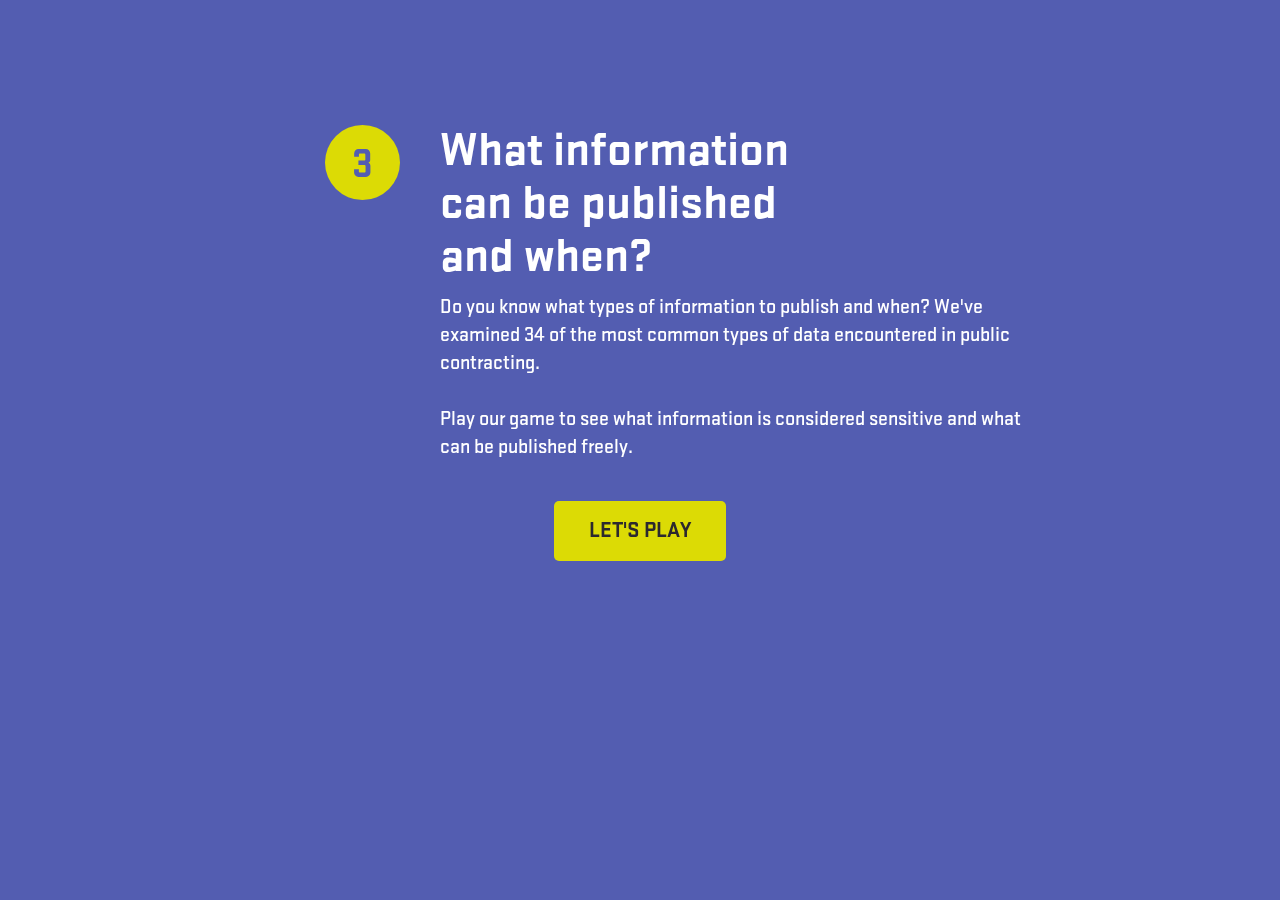
<file: mythbusting-cards/index.html>
<!DOCTYPE html>
<!--  Last Published: Sat Oct 13 2018 13:56:14 GMT+0000 (UTC)  -->
<html data-wf-page="5b80405c6ee04d3aa2a09a9c" data-wf-site="5b80405c6ee04dc214a09a9d">
<head>
  <meta charset="utf-8">
  <title>Myth Busting Confidentiality in Public Contracting</title>
  <meta content="Public contracts are a trillion-dollar marketplace run on public money. Yet, with vital details redacted in public contracts, information of what happens with that money is scarce and access is restricted to an exclusive club." name="description">
  <meta content="Myth Busting Confidentiality in Public Contracting" property="og:title">
  <meta content="Public contracts are a trillion-dollar marketplace run on public money. Yet, with vital details redacted in public contracts, information of what happens with that money is scarce and access is restricted to an exclusive club." property="og:description">
  <meta content="http://mythbusting.open-contracting.org/images/social.png" property="og:image">
  <meta content="summary" name="twitter:card">
  <meta content="width=device-width, initial-scale=1" name="viewport">
  <link href="css/normalize.css" rel="stylesheet" type="text/css">
  <link href="css/components.css" rel="stylesheet" type="text/css">
  <link href="css/card-game-ocp.css" rel="stylesheet" type="text/css">
  <!-- [if lt IE 9]><script src="https://cdnjs.cloudflare.com/ajax/libs/html5shiv/3.7.3/html5shiv.min.js" type="text/javascript"></script><![endif] -->
  <script type="text/javascript">
      ! function(o, c) {
        var n = c.documentElement,
          t = " w-mod-";
        n.className += t + "js", ("ontouchstart" in o || o.DocumentTouch && c instanceof DocumentTouch) && (n.className += t + "touch")
      }(window, document);
    </script>
  <link href="images/32_132.png" rel="shortcut icon" type="image/x-icon">
  <link href="images/256.png" rel="apple-touch-icon">
  <!--  Twitter universal website tag code  -->
  <script>
      ! function(e, t, n, s, u, a) {
        e.twq || (s = e.twq = function() {
            s.exe ? s.exe.apply(s, arguments) : s.queue.push(arguments);
          }, s.version = '1.1', s.queue = [], u = t.createElement(n), u.async = !0, u.src = '//static.ads-twitter.com/uwt.js',
          a = t.getElementsByTagName(n)[0], a.parentNode.insertBefore(u, a))
      }(window, document, 'script');
      // Insert Twitter Pixel ID and Standard Event data below
      twq('init', 'nzvaz');
      twq('track', 'PageView');
    </script>
  <!--  End Twitter universal website tag code  -->
  <script type="text/javascript">
      var _gaq = _gaq || [];
      _gaq.push(['_setAccount', 'UA-35677147-1']);
      _gaq.push(['_trackPageview']);
      (function() {
        var ga = document.createElement('script');
        ga.type = 'text/javascript';
        ga.async = true;
        ga.src = ('https:' == document.location.protocol ? 'https://ssl' : 'http://www') + '.google-analytics.com/ga.js';
        var s = document.getElementsByTagName('script')[0];
        s.parentNode.insertBefore(ga, s);
      })();
    </script>
</head>
<body class="body-main">
  <div id="game">
    <div id="section-3" class="content purple">
      <div class="purple-top"></div>
      <div class="title-block med hide">
        <!-- <div class="number yellow purple">
          <div class="number-text">3</div>
        </div> -->
        <div>
          <h2 class="section-title"><strong class="bold-text-3">Whatå information to publish when</strong></h2>
          <div>Do you know what to publish and when? We&#x27;ve examined together 34 of the most common data in public contracting. <br><br>Play our game to see what information can be sensitive and what should be open.</div>
        </div>
      </div>
      <div class="card-game">
        <div class="game-container">
          <div class="game-row">
            <div class="text-block-15">Sensitive or not?</div>
            <ul id="cardList" class="unordered-list w-list-unstyled" data-ix="start-hidden">
              <li class="game-card">
                <div class="card-question">
                  <h1 class="heading-2">Numerical figures concerning negotiated terms</h1>
                  <div class="speech-triangle"></div>
                  <div class="speech-triangle-shadow"></div>
                </div>
                <div class="buttons"><a href="#" class="button not-sensitive pressed-false w-button" data-ix="isfalse">Not sensitive</a><a href="#" class="button sensitive pressed-true w-button" data-ix="istrue">Sensitive</a></div>
                <div class="name-block" data-ix="hidden">
                  <h1 class="card-h3 sensitive">sensitive!</h1>
                  <p class="card-p">These may include escalation rates, underperformance rates, insurance and indemnification amounts, etc. The key is that the rates need to have been negotiated. Disclosing such rates can give away sensitive information about the risk both the government authority and the contractor are willing to take, and it can prejudice future negotiations of both parties.</p>
                </div>
                <div class="lose-badge">False!</div>
                <div class="win-badge">Correct</div>
                <div class="next-button"><a href="#" id="next" class="button-next w-button" data-ix="button-feedback">Next Question →</a></div>
              </li>
              <li class="game-card">
                <div class="card-question">
                  <h1 class="heading-2">DETAILS OF FINANCIAL MODELS</h1>
                  <div class="speech-triangle"></div>
                  <div class="speech-triangle-shadow"></div>
                </div>
                <div class="buttons"><a href="#" class="button not-sensitive pressed-false w-button" data-ix="isfalse">Not sensitive</a><a href="#" class="button sensitive pressed-true w-button" data-ix="istrue">Sensitive</a></div>
                <div class="name-block" data-ix="hidden">
                  <h1 class="card-h3 sensitive">sensitive!</h1>
                  <p class="card-p">This is mainly relevant to large infrastructure projects and PPPs. Such financial models are required for the purpose of evaluation and due diligence, and typically include sophisticated pricing breakdowns, giving insight into the way in which revenue is generated and how the project is financed. The actual model (or parts of it), including formulas and inputs, is typically considered commercially sensitive.</p>
                </div>
                <div class="lose-badge">False!</div>
                <div class="win-badge">True</div>
                <div class="next-button"><a href="#" id="next" class="button-next w-button" data-ix="button-feedback">Next Question →</a></div>
              </li>
              <li class="game-card">
                <div class="card-question">
                  <h1 class="heading-2">OUTCOMES OF FINANCIAL MODELS</h1>
                  <div class="speech-triangle"></div>
                  <div class="speech-triangle-shadow"></div>
                </div>
                <div class="buttons" data-ix="click-to-hide"><a href="#" class="button not-sensitive pressed-true w-button" data-ix="istrue">Not sensitive</a><a href="#" class="button sensitive pressed-false w-button" data-ix="isfalse">Sensitive</a></div>
                <div class="name-block" data-ix="hidden">
                  <h1 class="card-h3">Not sensitive!</h1>
                  <p class="card-p">The results or outcomes of financial models should be disclosed so that the public knows how much the government is paying and how much it will receive in relation to a project.</p>
                </div>
                <div class="lose-badge">False!</div>
                <div class="win-badge">True</div>
                <div class="next-button"><a href="#" id="next" class="button-next w-button" data-ix="button-feedback">Next Question →</a></div>
              </li>
              <li class="game-card">
                <div class="card-question">
                  <h1 class="heading-2">OUTCOMES OF NON-NEGOTIATED INDEMNIFICATION AMOUNTS</h1>
                  <div class="speech-triangle"></div>
                  <div class="speech-triangle-shadow"></div>
                </div>
                <div class="buttons" data-ix="click-to-hide"><a href="#" class="button not-sensitive pressed-true w-button" data-ix="istrue">Not sensitive</a><a href="#" class="button sensitive pressed-false w-button" data-ix="isfalse">Sensitive</a></div>
                <div class="name-block" data-ix="hidden">
                  <h1 class="card-h3">Not sensitive!</h1>
                  <p class="card-p">In some projects indemnification amounts are standardized terms based on the size of the project. Typically, pre-qualification or evaluation criteria include a pass/fail at required minimum levels of indemnification amounts.</p>
                </div>
                <div class="lose-badge">False!</div>
                <div class="win-badge">True</div>
                <div class="next-button"><a href="#" id="next" class="button-next w-button" data-ix="button-feedback">Next Question →</a></div>
              </li>
              <li class="game-card">
                <div class="card-question">
                  <h1 class="heading-2">INDEMNIFICATION CONTRACT CLAUSES</h1>
                  <div class="speech-triangle"></div>
                  <div class="speech-triangle-shadow"></div>
                </div>
                <div class="buttons" data-ix="click-to-hide"><a href="#" class="button not-sensitive pressed-true w-button" data-ix="istrue">Not sensitive</a><a href="#" class="button sensitive pressed-false w-button" data-ix="isfalse">Sensitive</a></div>
                <div class="name-block" data-ix="hidden">
                  <h1 class="card-h3">Not sensitive!</h1>
                  <p class="card-p">Indemnification clauses in the contract are not commercially sensitive.</p>
                </div>
                <div class="lose-badge">False!</div>
                <div class="win-badge">True</div>
                <div class="next-button"><a href="#" id="next" class="button-next w-button" data-ix="button-feedback">Next Question →</a></div>
              </li>
              <li class="game-card">
                <div class="card-question">
                  <h1 class="heading-2">RECORDS OF NEGOTIATIONS
                  </h1>
                  <div class="speech-triangle"></div>
                  <div class="speech-triangle-shadow"></div>
                </div>
                <div class="buttons" data-ix="click-to-hide"><a href="#" class="button not-sensitive pressed-false w-button" data-ix="isfalse">Not sensitive</a><a href="#" class="button sensitive pressed-true w-button" data-ix="istrue">Sensitive</a></div>
                <div class="name-block" data-ix="hidden">
                  <h1 class="card-h3 sensitive">sensitive!</h1>
                  <p class="card-p">Records of contract negotiations between the contracting authority and the contractor are typically commercially sensitive</p>
                </div>
                <div class="lose-badge">False!</div>
                <div class="win-badge">True</div>
                <div class="next-button"><a href="#" id="next" class="button-next w-button" data-ix="button-feedback">Next Question →</a></div>
              </li>
              <li class="game-card">
                <div class="card-question">
                  <h1 class="heading-2">RECORDS OF NEGOTIATIONS WITH THIRD PARTIES</h1>
                  <div class="speech-triangle"></div>
                  <div class="speech-triangle-shadow"></div>
                </div>
                <div class="buttons" data-ix="click-to-hide"><a href="#" class="button not-sensitive pressed-false w-button" data-ix="isfalse">Not sensitive</a><a href="#" class="button sensitive pressed-true w-button" data-ix="istrue">Sensitive</a></div>
                <div class="name-block" data-ix="hidden">
                  <h1 class="card-h3 sensitive">sensitive!</h1>
                  <p class="card-p">Records of negotiations between the contractor and third parties (such as subcontractors) are typically commercially sensitive.</p>
                </div>
                <div class="lose-badge">False!</div>
                <div class="win-badge">True</div>
                <div class="next-button"><a href="#" id="next" class="button-next w-button" data-ix="button-feedback">Next Question →</a></div>
              </li>
              <li class="game-card">
                <div class="card-question">
                  <h1 class="heading-2">NON-NEGOTIATED INSURANCE TYPES AND THRESHOLDS</h1>
                  <div class="speech-triangle"></div>
                  <div class="speech-triangle-shadow"></div>
                </div>
                <div class="buttons" data-ix="click-to-hide"><a href="#" class="button not-sensitive pressed-true w-button" data-ix="istrue">Not sensitive</a><a href="#" class="button sensitive pressed-false w-button" data-ix="isfalse">Sensitive</a></div>
                <div class="name-block" data-ix="hidden">
                  <h1 class="card-h3">Not sensitive!</h1>
                  <p class="card-p">In some projects required insurance amounts are standardized terms based on the size of the project. Typically, pre-qualification or evaluation criteria include a pass/fail at required types and minimum levels of insurance.</p>
                </div>
                <div class="win-badge">Correct</div>
                <div class="lose-badge">False!</div>
                <div class="next-button"><a href="#" id="next" class="button-next w-button" data-ix="button-feedback">Next Question →</a></div>
              </li>
              <li class="game-card">
                <div class="card-question">
                  <h1 class="heading-2">DETAILED COSTING/ PRICING STRUCTURE</h1>
                  <div class="speech-triangle"></div>
                  <div class="speech-triangle-shadow"></div>
                </div>
                <div class="buttons" data-ix="click-to-hide"><a href="#" class="button not-sensitive pressed-false w-button" data-ix="isfalse">Not sensitive</a><a href="#" class="button sensitive pressed-true w-button" data-ix="istrue">Sensitive</a></div>
                <div class="name-block" data-ix="hidden">
                  <h1 class="card-h3 sensitive">sensitive!</h1>
                  <p class="card-p">This does not refer to the market price (which is typically public knowledge and therefore not commercially sensitive), but it refers to a breakdown of what it costs for the contractor to make a product or supply a service. It includes profit margins, detailed line-item pricing, and overhead rates.</p>
                </div>
                <div class="lose-badge">False!</div>
                <div class="win-badge"><strong>True</strong></div>
                <div class="next-button"><a href="#" id="next" class="button-next w-button" data-ix="button-feedback">Next Question →</a></div>
              </li>
              <li class="game-card">
                <div class="card-question">
                  <h1 class="heading-2">PROFIT MARGINS</h1>
                  <div class="speech-triangle"></div>
                  <div class="speech-triangle-shadow"></div>
                </div>
                <div class="buttons" data-ix="click-to-hide"><a href="#" class="button not-sensitive pressed-false w-button" data-ix="isfalse">Not sensitive</a><a href="#" class="button sensitive pressed-true w-button" data-ix="istrue">Sensitive</a></div>
                <div class="name-block" data-ix="hidden">
                  <h1 class="card-h3 sensitive">sensitive!</h1>
                  <p class="card-p">Profit margins is one of the elements of a cost breakdown of the product or service. Where a service or product price is made up of a combination of different elements, then the individual elements are typically commercially sensitive information</p>
                </div>
                <div class="lose-badge">False!</div>
                <div class="win-badge"><strong>True</strong></div>
                <div class="next-button"><a href="#" id="next" class="button-next w-button" data-ix="button-feedback">Next Question →</a></div>
              </li>
              <li class="game-card">
                <div class="card-question">
                  <h1 class="heading-2">OVERHEAD RATES</h1>
                  <div class="speech-triangle"></div>
                  <div class="speech-triangle-shadow"></div>
                </div>
                <div class="buttons" data-ix="click-to-hide"><a href="#" class="button not-sensitive pressed-false w-button" data-ix="isfalse">Not sensitive</a><a href="#" class="button sensitive pressed-true w-button" data-ix="istrue">Sensitive</a></div>
                <div class="name-block" data-ix="hidden">
                  <h1 class="card-h3 sensitive">sensitive!</h1>
                  <p class="card-p">Overhead rates are one element of a cost breakdown of the product or service. Where a service or product price is made up of a combination of different elements, then the individual elements are typically commercially sensitive information.
                  </p>
                </div>
                <div class="lose-badge">False!</div>
                <div class="win-badge"><strong>True</strong></div>
                <div class="next-button"><a href="#" id="next" class="button-next w-button" data-ix="button-feedback">Next Question →</a></div>
              </li>
              <li class="game-card">
                <div class="card-question">
                  <h1 class="heading-2">PRICING IN THE SUPPLY CHAIN</h1>
                  <div class="speech-triangle"></div>
                  <div class="speech-triangle-shadow"></div>
                </div>
                <div class="buttons" data-ix="click-to-hide"><a href="#" class="button not-sensitive pressed-false w-button" data-ix="isfalse">Not sensitive</a><a href="#" class="button sensitive pressed-true w-button" data-ix="istrue">Sensitive</a></div>
                <div class="name-block" data-ix="hidden">
                  <h1 class="card-h3 sensitive">sensitive!</h1>
                  <p class="card-p">Information on how much a contractor pays to obtain the goods or services they sell, or how they decide what price(s) to bid is typically considered commercially sensitive information.</p>
                </div>
                <div class="lose-badge">False!</div>
                <div class="win-badge"><strong>True</strong></div>
                <div class="next-button"><a href="#" id="next" class="button-next w-button" data-ix="button-feedback">Next Question →</a></div>
              </li>
              <li class="game-card">
                <div class="card-question">
                  <h1 class="heading-2">INFORMATION ABOUT ONGOING LITIGATION THAT IS NOT IN THE PUBLIC DOMAIN</h1>
                  <div class="speech-triangle"></div>
                  <div class="speech-triangle-shadow"></div>
                </div>
                <div class="buttons" data-ix="click-to-hide"><a href="#" class="button not-sensitive pressed-false w-button" data-ix="isfalse">Not sensitive</a><a href="#" class="button sensitive pressed-true w-button" data-ix="istrue">Sensitive</a></div>
                <div class="name-block" data-ix="hidden">
                  <h1 class="card-h3 sensitive">sensitive!</h1>
                  <p class="card-p">Pre-qualification or evaluation criteria may require the bidder to indicate whether they are currently involved in court cases or litigation in relation to nonperformance or other contract-related issues. The bidder is required to provide details about the circumstances of such cases. Information concerning ongoing litigation not in the public domain is confidential and sensitive. Disclosing such details may prejudice ongoing investigations.</p>
                </div>
                <div class="lose-badge">False!</div>
                <div class="win-badge"><strong>True</strong></div>
                <div class="next-button"><a href="#" id="next" class="button-next w-button" data-ix="button-feedback">Next Question →</a></div>
              </li>
              <li class="game-card">
                <div class="card-question">
                  <h1 class="heading-2">PLANNED MERGERS AND/OR ACQUISITIONS THAT ARE NOT YET IN THE PUBLIC DOMAIN</h1>
                  <div class="speech-triangle"></div>
                  <div class="speech-triangle-shadow"></div>
                </div>
                <div class="buttons" data-ix="click-to-hide"><a href="#" class="button not-sensitive pressed-false w-button" data-ix="isfalse">Not sensitive</a><a href="#" class="button sensitive pressed-true w-button" data-ix="istrue">Sensitive</a></div>
                <div class="name-block" data-ix="hidden">
                  <h1 class="card-h3 sensitive">sensitive!</h1>
                  <p class="card-p">Bidders are sometimes required to indicate whether there are plans for mergers and acquisitions that might affect them, or a planned merger or acquisition might be an essential part of the solution the bidder is proposing for delivery of the project. In any case, plans for mergers and acquisitions that are not in the public domain are commercially sensitive information.</p>
                </div>
                <div class="lose-badge">False!</div>
                <div class="win-badge"><strong>True</strong></div>
                <div class="next-button"><a href="#" id="next" class="button-next w-button" data-ix="button-feedback">Next Question →</a></div>
              </li>
              <li class="game-card">
                <div class="card-question">
                  <h1 class="heading-2">Trade secrets</h1>
                  <div class="speech-triangle"></div>
                  <div class="speech-triangle-shadow"></div>
                </div>
                <div class="buttons" data-ix="click-to-hide"><a href="#" class="button not-sensitive pressed-false w-button" data-ix="isfalse">Not sensitive</a><a href="#" class="button sensitive pressed-true w-button" data-ix="istrue">Sensitive</a></div>
                <div class="name-block" data-ix="hidden">
                  <h1 class="card-h3 sensitive">sensitive!</h1>
                  <p class="card-p">Trade secrets are commercially sensitive information.</p>
                </div>
                <div class="lose-badge">False!</div>
                <div class="win-badge"><strong>True</strong></div>
                <div class="next-button"><a href="#" id="next" class="button-next w-button" data-ix="button-feedback">Next Question →</a></div>
              </li>
              <li class="game-card">
                <div class="card-question">
                  <h1 class="heading-2">BUSINESS AND INVESTMENT PLANS</h1>
                  <div class="speech-triangle"></div>
                  <div class="speech-triangle-shadow"></div>
                </div>
                <div class="buttons" data-ix="click-to-hide"><a href="#" class="button not-sensitive pressed-false w-button" data-ix="isfalse">Not sensitive</a><a href="#" class="button sensitive pressed-true w-button" data-ix="istrue">Sensitive</a></div>
                <div class="name-block" data-ix="hidden">
                  <h1 class="card-h3 sensitive">sensitive!</h1>
                  <p class="card-p">These plans typically detail how the contractor expects to generate a financial return from the project. Such details can be considered commercially sensitive information.
                  </p>
                </div>
                <div class="lose-badge">False!</div>
                <div class="win-badge"><strong>True</strong></div>
                <div class="next-button"><a href="#" id="next" class="button-next w-button" data-ix="button-feedback">Next Question →</a></div>
              </li>
              <li class="game-card">
                <div class="card-question">
                  <h1 class="heading-2">Unit prices</h1>
                  <div class="speech-triangle"></div>
                  <div class="speech-triangle-shadow"></div>
                </div>
                <div class="buttons" data-ix="click-to-hide"><a href="#" class="button not-sensitive pressed-true w-button" data-ix="istrue">Not sensitive</a><a href="#" class="button sensitive pressed-false w-button" data-ix="isfalse">Sensitive</a></div>
                <div class="name-block" data-ix="hidden">
                  <h1 class="card-h3">Not sensitive!</h1>
                  <p class="card-p">Where a contract is made up of a combination of different goods or services, the price of each of the goods or services is typically not considered commercially sensitive.
                  </p>
                </div>
                <div class="win-badge"><strong>True</strong></div>
                <div class="lose-badge">False!</div>
                <div class="next-button"><a href="#" id="next" class="button-next w-button" data-ix="button-feedback">Next Question →</a></div>
              </li>
              <li class="game-card">
                <div class="card-question">
                  <h1 class="heading-2">TOTAL PRICE/COST OF CONTRACT</h1>
                  <div class="speech-triangle"></div>
                  <div class="speech-triangle-shadow"></div>
                </div>
                <div class="buttons" data-ix="click-to-hide"><a href="#" class="button not-sensitive pressed-true w-button" data-ix="istrue">Not sensitive</a><a href="#" class="button sensitive pressed-false w-button" data-ix="isfalse">Sensitive</a></div>
                <div class="name-block" data-ix="hidden">
                  <h1 class="card-h3">Not sensitive!</h1>
                  <p class="card-p">The total price/cost of a contract is not commercially sensitive.</p>
                </div>
                <div class="win-badge"><strong>True</strong></div>
                <div class="lose-badge">False!</div>
                <div class="next-button"><a href="#" id="next" class="button-next w-button" data-ix="button-feedback">Next Question →</a></div>
              </li>
              <li class="game-card">
                <div class="card-question">
                  <h1 class="heading-2">METHODOLOGY AND APPROACH
                  </h1>
                  <div class="speech-triangle"></div>
                  <div class="speech-triangle-shadow"></div>
                </div>
                <div class="buttons" data-ix="click-to-hide"><a href="#" class="button not-sensitive pressed-true w-button" data-ix="istrue">Not sensitive</a><a href="#" class="button sensitive pressed-false w-button" data-ix="isfalse">Sensitive</a></div>
                <div class="name-block" data-ix="hidden">
                  <h1 class="card-h3">Not sensitive!</h1>
                  <p class="card-p">These may include a detailed description of product or service innovation or a detailed description as to how the company will meet tender requirements. In complex IT or infrastructure projects, for example, contracting authorities need to know in detail how the contractor is proposing to efficiently and cost-effectively deliver the project. This may include information about how certain software is used, how the company is going to apply lessons learned from past and similar projects, etc. Typically, some, but not all, of this information is commercially sensitive. For example, some information about the method or approach of delivery can be commercially sensitive information as it may compromise the contractor’s future tender negotiations, but not all of this information typically is. Some information about past projects is typically commercially sensitive information (depending on the project details), but not all.</p>
                </div>
                <div class="win-badge"><strong>True</strong></div>
                <div class="lose-badge">False!</div>
                <div class="next-button"><a href="#" id="next" class="button-next w-button" data-ix="button-feedback">Next Question →</a></div>
              </li>
              <li class="game-card">
                <div class="card-question">
                  <h1 class="heading-2">SUBCONTRACTING ARRANGEMENTS AND SUBCONTRACTOR NAMES</h1>
                  <div class="speech-triangle"></div>
                  <div class="speech-triangle-shadow"></div>
                </div>
                <div class="buttons" data-ix="click-to-hide"><a href="#" class="button not-sensitive pressed-true w-button" data-ix="istrue">Not sensitive</a><a href="#" class="button sensitive pressed-false w-button" data-ix="isfalse">Sensitive</a></div>
                <div class="name-block" data-ix="hidden">
                  <h1 class="card-h3">Not sensitive!</h1>
                  <p class="card-p">Contractors are typically required to indicate which companies they are going to be subcontracting in order to deliver the project. This is important for the contracting authority to know, in particular where significant contract value rests with subcontractors. Contracting authorities may clarify subcontracting arrangements and supply chain management capabilities of the contractor to ensure the project will be delivered on time and within budget. Only in exceptional circumstances are subcontracting arrangements considered commercially sensitive information. Note that recent supply chain disclosure initiatives and legislation aimed at tackling modern slavery (in California, France and the UK, for example) have made subcontracting arrangements publicly available information. Some companies in the garment sector (including Nike, Timberland, and Puma) have voluntarily disclosed their supply chain, without any commercial harm, while previously these companies argued that their supply chain was commercially sensitive information. In Australia, under the Commonwealth Procurement Rules 2014, contractors are required to disclose the names of subcontractors.</p>
                </div>
                <div class="win-badge"><strong>True</strong></div>
                <div class="lose-badge">False!</div>
                <div class="next-button"><a href="#" id="next" class="button-next w-button" data-ix="button-feedback">Next Question →</a></div>
              </li>
              <li class="game-card">
                <div class="card-question">
                  <h1 class="heading-2">PAST COURT CASES IN THE PUBLIC DOMAIN</h1>
                  <div class="speech-triangle"></div>
                  <div class="speech-triangle-shadow"></div>
                </div>
                <div class="buttons" data-ix="click-to-hide"><a href="#" class="button not-sensitive pressed-true w-button" data-ix="istrue">Not sensitive</a><a href="#" class="button sensitive pressed-false w-button" data-ix="isfalse">Sensitive</a></div>
                <div class="name-block" data-ix="hidden">
                  <h1 class="card-h3">Not sensitive!</h1>
                  <p class="card-p">Pre-qualification or evaluation criteria may require the bidder to indicate whether they have been in the past involved in court cases or litigation in relation to non-performance or other contract-related issues. The bidder is required to provide details about the circumstances and outcomes of such cases. Details of past court cases and litigation are public knowledge, and provide useful information to the government and the taxpayer. Therefore, past court cases that are in the public domain are not commercially sensitive information.</p>
                </div>
                <div class="win-badge"><strong>True</strong></div>
                <div class="lose-badge">False!</div>
                <div class="next-button"><a href="#" id="next" class="button-next w-button" data-ix="button-feedback">Next Question →</a></div>
              </li>
              <li class="game-card">
                <div class="card-question">
                  <h1 class="heading-2">ANY INFORMATION THAT IS IN THE PUBLIC DOMAIN</h1>
                  <div class="speech-triangle"></div>
                  <div class="speech-triangle-shadow"></div>
                </div>
                <div class="buttons" data-ix="click-to-hide"><a href="#" class="button not-sensitive pressed-true w-button" data-ix="istrue">Not sensitive</a><a href="#" class="button sensitive pressed-false w-button" data-ix="isfalse">Sensitive</a></div>
                <div class="name-block" data-ix="hidden">
                  <h1 class="card-h3">Not sensitive!</h1>
                  <p class="card-p">Information in the public domain is never commercially sensitive information</p>
                </div>
                <div class="win-badge"><strong>True</strong></div>
                <div class="lose-badge">False!</div>
                <div class="next-button"><a href="#" id="next" class="button-next w-button" data-ix="button-feedback">Next Question →</a></div>
              </li>
              <li class="game-card">
                <div class="card-question">
                  <h1 class="heading-2">PERFORMANCE INFORMATION UNDER CURRENT CONTRACT</h1>
                  <div class="speech-triangle"></div>
                  <div class="speech-triangle-shadow"></div>
                </div>
                <div class="buttons" data-ix="click-to-hide"><a href="#" class="button not-sensitive pressed-true w-button" data-ix="istrue">Not sensitive</a><a href="#" class="button sensitive pressed-false w-button" data-ix="isfalse">Sensitive</a></div>
                <div class="name-block" data-ix="hidden">
                  <h1 class="card-h3">Not sensitive!</h1>
                  <p class="card-p">Performance information is not commercially sensitive information.</p>
                </div>
                <div class="win-badge"><strong>True</strong></div>
                <div class="lose-badge">False!</div>
                <div class="next-button"><a href="#" id="next" class="button-next w-button" data-ix="button-feedback">Next Question →</a></div>
              </li>
              <li class="game-card">
                <div class="card-question">
                  <h1 class="heading-2">PAST PERFORMANCE INFORMATION
                  </h1>
                  <div class="speech-triangle"></div>
                  <div class="speech-triangle-shadow"></div>
                </div>
                <div class="buttons" data-ix="click-to-hide"><a href="#" class="button not-sensitive pressed-true w-button" data-ix="istrue">Not sensitive</a><a href="#" class="button sensitive pressed-false w-button" data-ix="isfalse">Sensitive</a></div>
                <div class="name-block" data-ix="hidden">
                  <h1 class="card-h3">Not sensitive!</h1>
                  <p class="card-p">Past performance information is not commercially sensitive information.</p>
                </div>
                <div class="win-badge"><strong>True</strong></div>
                <div class="lose-badge">False!</div>
                <div class="next-button"><a href="#" id="next" class="button-next w-button" data-ix="button-feedback">Next Question →</a></div>
              </li>
              <li class="game-card">
                <div class="card-question">
                  <h1 class="heading-2">WINNING BIDDER’S PROPOSAL
                  </h1>
                  <div class="speech-triangle"></div>
                  <div class="speech-triangle-shadow"></div>
                </div>
                <div class="buttons" data-ix="click-to-hide"><a href="#" class="button not-sensitive pressed-true w-button" data-ix="istrue">Not sensitive</a><a href="#" class="button sensitive pressed-false w-button" data-ix="isfalse">Sensitive</a></div>
                <div class="name-block" data-ix="hidden">
                  <h1 class="card-h3">Not sensitive!</h1>
                  <p class="card-p">Except for the commercially sensitive parts in proposals, the winning bidder’s proposal is not commercially sensitive information once the tender period has closed. Most contracts include the winning bidder’s proposal as an annex to the contract.
                  </p>
                </div>
                <div class="win-badge"><strong>True</strong></div>
                <div class="lose-badge">False!</div>
                <div class="next-button"><a href="#" id="next" class="button-next w-button" data-ix="button-feedback">Next Question →</a></div>
              </li>
              <li class="game-card">
                <div class="card-question">
                  <h1 class="heading-2">UNSUCCESSFUL BIDDER’S PROPOSAL
                  </h1>
                  <div class="speech-triangle"></div>
                  <div class="speech-triangle-shadow"></div>
                </div>
                <div class="buttons" data-ix="click-to-hide"><a href="#" class="button not-sensitive pressed-true w-button" data-ix="istrue">Not sensitive</a><a href="#" class="button sensitive pressed-false w-button" data-ix="isfalse">Sensitive</a></div>
                <div class="name-block" data-ix="hidden">
                  <h1 class="card-h3">Not sensitive!</h1>
                  <p class="card-p">Except for the commercially sensitive parts in proposals, unsuccessful proposals are not commercially sensitive information once the tender period has closed.</p>
                </div>
                <div class="win-badge">Correct</div>
                <div class="lose-badge">False!</div>
                <div class="next-button"><a href="#" id="next" class="button-next w-button" data-ix="button-feedback">Next Question →</a></div>
              </li>
              <li class="game-card">
                <div class="card-question">
                  <h1 class="heading-2">PERFORMANCE AND FINANCIAL GUARANTEES</h1>
                  <div class="speech-triangle"></div>
                  <div class="speech-triangle-shadow"></div>
                </div>
                <div class="buttons" data-ix="click-to-hide"><a href="#" class="button not-sensitive pressed-true w-button" data-ix="istrue">Not sensitive</a><a href="#" class="button sensitive pressed-false w-button" data-ix="isfalse">Sensitive</a></div>
                <div class="name-block" data-ix="hidden">
                  <h1 class="card-h3">Not sensitive!</h1>
                  <p class="card-p">Performance and financial guarantees are not commercially sensitive information.
                  </p>
                </div>
                <div class="win-badge">Correct</div>
                <div class="lose-badge">False!</div>
                <div class="next-button"><a href="#" id="next" class="button-next w-button" data-ix="button-feedback">Next Question →</a></div>
              </li>
              <li class="game-card">
                <div class="card-question">
                  <h1 class="heading-2">KEY PERFORMANCE INDICATORS / PERFORMANCE METRICS
                  </h1>
                  <div class="speech-triangle"></div>
                  <div class="speech-triangle-shadow"></div>
                </div>
                <div class="buttons" data-ix="click-to-hide"><a href="#" class="button not-sensitive pressed-true w-button" data-ix="istrue">Not sensitive</a><a href="#" class="button sensitive pressed-false w-button" data-ix="isfalse">Sensitive</a></div>
                <div class="name-block" data-ix="hidden">
                  <h1 class="card-h3">Not sensitive!</h1>
                  <p class="card-p">Key performance indicators and performance metrics for measuring project performance are not commercially sensitive information.</p>
                </div>
                <div class="win-badge"><strong>True</strong></div>
                <div class="lose-badge">False!</div>
                <div class="next-button"><a href="#" id="next" class="button-next w-button" data-ix="button-feedback">Next Question →</a></div>
              </li>
              <li class="game-card">
                <div class="card-question">
                  <h1 class="heading-2">CLAUSES THAT DESCRIBE HOW INTELLECTUAL PROPERTY RIGHTS ARE TO BE DEALT WITH</h1>
                  <div class="speech-triangle"></div>
                  <div class="speech-triangle-shadow"></div>
                </div>
                <div class="buttons" data-ix="click-to-hide"><a href="#" class="button not-sensitive pressed-true w-button" data-ix="istrue">Not sensitive</a><a href="#" class="button sensitive pressed-false w-button" data-ix="isfalse">Sensitive</a></div>
                <div class="name-block" data-ix="hidden">
                  <h1 class="card-h3">Not sensitive!</h1>
                  <p class="card-p">Clauses that describe how intellectual property rights are to be dealt with are not commercially sensitive information.</p>
                </div>
                <div class="win-badge"><strong>True</strong></div>
                <div class="lose-badge">False!</div>
                <div class="next-button"><a href="#" id="next" class="button-next w-button" data-ix="button-feedback">Next Question →</a></div>
              </li>
              <li class="game-card">
                <div class="card-question">
                  <h1 class="heading-2">PAYMENT ARRANGEMENTS</h1>
                  <div class="speech-triangle"></div>
                  <div class="speech-triangle-shadow"></div>
                </div>
                <div class="buttons" data-ix="click-to-hide"><a href="#" class="button not-sensitive pressed-true w-button" data-ix="istrue">Not sensitive</a><a href="#" class="button sensitive pressed-false w-button" data-ix="isfalse">Sensitive</a></div>
                <div class="name-block" data-ix="hidden">
                  <h1 class="card-h3">Not sensitive!</h1>
                  <p class="card-p">Payment arrangements under the contract are not commercially sensitive information.
                  </p>
                </div>
                <div class="win-badge"><strong>True</strong></div>
                <div class="lose-badge">False!</div>
                <div class="next-button"><a href="#" id="next" class="button-next w-button" data-ix="button-feedback">Next Question →</a></div>
              </li>
              <li class="game-card">
                <div class="card-question">
                  <h1 class="heading-2">LIQUIDATED DAMAGES</h1>
                  <div class="speech-triangle"></div>
                  <div class="speech-triangle-shadow"></div>
                </div>
                <div class="buttons" data-ix="click-to-hide"><a href="#" class="button not-sensitive pressed-true w-button" data-ix="istrue">Not sensitive</a><a href="#" class="button sensitive pressed-false w-button" data-ix="isfalse">Sensitive</a></div>
                <div class="name-block" data-ix="hidden">
                  <h1 class="card-h3">Not sensitive!</h1>
                  <p class="card-p">Contracts generally include a provision for the contractor to pay liquidated damages to the contracting authority in the event that the contract is breached, for example when the contractor fails to complete the works by the date set out in the contract. Liquidated damages are not penalties, they are predetermined damages set when a contract is entered into, based on a calculation of the actual loss the client is likely to incur if the contractor fails to meet the completion date. They are generally set as a fixed daily or weekly sum. Liquidated damages are not commercially sensitive information.</p>
                </div>
                <div class="win-badge"><strong>True</strong></div>
                <div class="lose-badge">False!</div>
                <div class="next-button"><a href="#" id="next" class="button-next w-button" data-ix="button-feedback">Next Question →</a></div>
              </li>
              <li class="game-card">
                <div class="card-question">
                  <h1 class="heading-2">INCENTIVE MECHANISMS</h1>
                  <div class="speech-triangle"></div>
                  <div class="speech-triangle-shadow"></div>
                </div>
                <div class="buttons" data-ix="click-to-hide"><a href="#" class="button not-sensitive pressed-true w-button" data-ix="istrue">Not sensitive</a><a href="#" class="button sensitive pressed-false w-button" data-ix="isfalse">Sensitive</a></div>
                <div class="name-block" data-ix="hidden">
                  <h1 class="card-h3">Not sensitive!</h1>
                  <p class="card-p">This can include plans for managing underperformance, the structure of rewards for early delivery, etc. Incentive mechanisms are typically not commercially sensitive, except for any negotiated financial amounts they may contain.</p>
                </div>
                <div class="win-badge"><strong>True</strong></div>
                <div class="lose-badge">False!</div>
                <div class="next-button"><a href="#" id="next" class="button-next w-button" data-ix="button-feedback">Next Question →</a></div>
              </li>
              <li class="game-card">
                <div class="card-question">
                  <h1 class="heading-2">THE CONTRACT</h1>
                  <div class="speech-triangle"></div>
                  <div class="speech-triangle-shadow"></div>
                </div>
                <div class="buttons" data-ix="click-to-hide"><a href="#" class="button not-sensitive pressed-true w-button" data-ix="istrue">Not sensitive</a><a href="#" class="button sensitive pressed-false w-button" data-ix="isfalse">Sensitive</a></div>
                <div class="name-block" data-ix="hidden">
                  <h1 class="card-h3">Not sensitive!</h1>
                  <p class="card-p">Except for information in the contract that is agreed between contractor and government authority to be commercially sensitive, the contract is not commercially sensitive information. The government authority and the bidder cannot agree to keep the whole contract confidential based on commercially sensitive grounds.</p>
                </div>
                <div class="win-badge"><strong>True</strong></div>
                <div class="lose-badge">False!</div>
                <div class="next-button"><a href="#" id="next" class="button-next w-button" data-ix="button-feedback">Next Question →</a></div>
              </li>
              <li class="game-card">
                <div class="card-question">
                  <h1 class="heading-2">RISK OF SIGNIFICANT HARM TO THE ENVIRONMENT OR TO THE HEALTH AND SAFETY OF PEOPLE</h1>
                  <div class="speech-triangle"></div>
                  <div class="speech-triangle-shadow"></div>
                </div>
                <div class="buttons" data-ix="click-to-hide"><a href="#" class="button not-sensitive pressed-true w-button" data-ix="istrue">Not sensitive</a><a href="#" class="button sensitive pressed-false w-button" data-ix="isfalse">Sensitive</a></div>
                <div class="name-block" data-ix="hidden">
                  <h1 class="card-h3">Not sensitive!</h1>
                  <p class="card-p">The contracting agency should disclose any risk of significant harm to the environment or to the health and safety of people in relation to a project, as this information is in the public interest.</p>
                </div>
                <div class="win-badge"><strong>True</strong></div>
                <div class="lose-badge">False!</div>
                <div class="next-button"><a href="#" id="next" class="button-next w-button" data-ix="button-feedback">Next Question →</a></div>
              </li>
            </ul>
            <div class="game-footer" data-ix="start-hidden">
              <div class="stats">
                <div id="results" class="results">
                  <div class="result-title"><span class="result-intro">Well done!</span> <span class="resultyouscored">you scored 6 out of 6</span></div>
                  <div class="result-feedback">You&#x27;re an expert and know what to publish and when. Keep it up!</div>
                  <div class="result-cta"><a href="http://mythbusting.open-contracting.org/mythbusting-cards/" class="result-link">Try again</a><a href="#" class="result-link">Read the report</a></div>
                </div>
                <div class="div-block-9">
                  <div class="stat-block">
                    <div class="progress">
                      <div class="stat-count"><span id="score-position">1</span>/<span id="final-count">0</span></div>
                      <div class="button-feedback"></div>
                    </div>
                    <div class="stat-label">Question<span class="big-green"></span></div>
                  </div>
                  <div class="stat-block">
                    <div class="progress">
                      <div id="score-true" class="stat-count-correct">0</div>
                      <div class="correct-feedback"></div>
                    </div>
                    <div class="stat-label">True<span class="big-green"></span></div>
                  </div>
                  <div class="stat-block">
                    <div class="progress">
                      <div id="score-false" class="stat-count-false">0</div>
                      <div class="false-feedback"></div>
                    </div>
                    <div class="stat-label">False<span class="big-green"></span></div>
                  </div>
                </div>
              </div>
            </div>
            <div class="start-game">
              <div class="title-block med">
                <div class="number yellow purple">
                  <div class="number-text">3</div>
                </div>
                <div>
                  <h2 class="section-title"><strong class="bold-text-3">What information can be published and when?</strong></h2>
                  <div>Do you know what types of information to publish and when? We&#x27;ve examined 34 of the most common types of data encountered in public contracting. <br><br>Play our game to see what information is considered sensitive and what can be published freely.</div>
                </div>
              </div>
              <div class="start-game-button" data-ix="lets-play">Let&#x27;s play</div>
            </div>
          </div>
        </div>
      </div>
    </div>
  </div>
  <script src="https://code.jquery.com/jquery-3.3.1.min.js" type="text/javascript" integrity="sha256-FgpCb/KJQlLNfOu91ta32o/NMZxltwRo8QtmkMRdAu8=" crossorigin="anonymous"></script>
  <script src="js/card-game-ocp.js" type="text/javascript"></script>
  <!-- [if lte IE 9]><script src="https://cdnjs.cloudflare.com/ajax/libs/placeholders/3.0.2/placeholders.min.js"></script><![endif] -->
  <script>
      var numToShow = 1;
      var numToIncrement = numToShow;
      var stopGameAt = 6;
      $(document).ready(function() {
        $('#final-count').text(stopGameAt);
        buttonPressed = 0;
        x = 1;
        pressedTrue = 0;
        pressedFalse = 0;
        size_li = $("#cardList li").length;
        var ul = document.querySelector('#cardList');
        for (var i = ul.children.length; i >= 0; i--) {
          ul.appendChild(ul.children[Math.random() * i | 0]);
        }
        $('#results').hide();
        $('#cardList').find('li').hide().slice(x, x + numToShow).show();
        $('.button-next').click(function() {
          setTimeout(function() {
            if (buttonPressed <= (stopGameAt - 1)) {
              x = (x + numToIncrement < size_li - numToShow + 1) ? x + numToIncrement : x;
              $('#cardList').find('li').hide().slice(x, x + numToShow).show();
              buttonPressed++;
              $('#score-position').text(buttonPressed + 1);
            } else {
              console.log("GAME OVER");
            }
            if (buttonPressed === (stopGameAt - 1)) {
              console.log("Hide buttons");
              $('.next-button').hide();
            };
          }, 400);
        });
        $('.pressed-false').click(function() {
          pressedFalse++;
          console.log('False x:' + pressedFalse);
          $('#score-false').text(pressedFalse);
          setTimeout(function() {
            if ((pressedFalse + pressedTrue) === stopGameAt) {
              console.log("Show the results (pressed false)");
              $('#results').show();
            };
          }, 1000);
        });
        $('.pressed-true').click(function() {
          pressedTrue++;
          console.log('Correct! x:' + pressedTrue);
          $('#score-true').text(pressedTrue);
          if (pressedTrue <= 1) {
            $('.result-intro').text("Oops!");
            $('.resultyouscored').text("You got " + pressedTrue + " correct. Time to study! ");
            $('.result-feedback').text("Would you like to read the report and try again?");
          } else if (pressedTrue > 1 && pressedTrue <= 3) {
            $('.result-intro').text("Try again.");
            $('.resultyouscored').text("You got " + pressedTrue + " correct. Room for improvement! ");
            $('.result-feedback').text("Would you like to read the report and try again?");
          } else if (pressedTrue >= 4 && pressedTrue <= 5) {
            $('.result-intro').text("Doing well!");
            $('.resultyouscored').text("You got " + pressedTrue + " correct. You're on your way! ");
            $('.result-feedback').text("Would you like to read the report and try again?");
          } else {
            $('.result-intro').text("Boom!!!");
            $('.resultyouscored').text("You got " + pressedTrue + " out of " + stopGameAt + ". Congratulations!");
            $('.result-feedback').text("You're an expert and you know what to publish and when! Keep it up.");
          };
          setTimeout(function() {
            if ((pressedFalse + pressedTrue) === stopGameAt) {
              console.log("Show the results (pressed true)");
              $('#results').show();
            };
          }, 1000);
        });
      });
    </script>
</body>
</html>
</file>
<file: css/components.css>
@font-face {
  font-family: 'webflow-icons';
  src: url("[data-uri]") format('truetype');
  font-weight: normal;
  font-style: normal;
}
[class^="w-icon-"],
[class*=" w-icon-"] {
  /* use !important to prevent issues with browser extensions that change fonts */
  font-family: 'webflow-icons' !important;
  speak: none;
  font-style: normal;
  font-weight: normal;
  font-variant: normal;
  text-transform: none;
  line-height: 1;
  /* Better Font Rendering =========== */
  -webkit-font-smoothing: antialiased;
  -moz-osx-font-smoothing: grayscale;
}
.w-icon-slider-right:before {
  content: "\e600";
}
.w-icon-slider-left:before {
  content: "\e601";
}
.w-icon-nav-menu:before {
  content: "\e602";
}
.w-icon-arrow-down:before,
.w-icon-dropdown-toggle:before {
  content: "\e603";
}
.w-icon-file-upload-remove:before {
  content: "\e900";
}
.w-icon-file-upload-icon:before {
  content: "\e903";
}
* {
  -webkit-box-sizing: border-box;
  -moz-box-sizing: border-box;
  box-sizing: border-box;
}
html {
  height: 100%;
}
body {
  margin: 0;
  min-height: 100%;
  background-color: #fff;
  font-family: Arial, sans-serif;
  font-size: 14px;
  line-height: 20px;
  color: #333;
}
img {
  max-width: 100%;
  vertical-align: middle;
  display: inline-block;
}
html.w-mod-touch * {
  background-attachment: scroll !important;
}
.w-block {
  display: block;
}
.w-inline-block {
  max-width: 100%;
  display: inline-block;
}
.w-clearfix:before,
.w-clearfix:after {
  content: " ";
  display: table;
}
.w-clearfix:after {
  clear: both;
}
.w-hidden {
  display: none;
}
.w-button {
  display: inline-block;
  padding: 9px 15px;
  background-color: #3898EC;
  color: white;
  border: 0;
  line-height: inherit;
  text-decoration: none;
  cursor: pointer;
  border-radius: 0;
}
input.w-button {
  -webkit-appearance: button;
}
html[data-w-dynpage] [data-w-cloak] {
  color: transparent !important;
}
.w-webflow-badge,
.w-webflow-badge * {
  position: static;
  left: auto;
  top: auto;
  right: auto;
  bottom: auto;
  z-index: auto;
  display: block;
  visibility: visible;
  overflow: visible;
  overflow-x: visible;
  overflow-y: visible;
  box-sizing: border-box;
  width: auto;
  height: auto;
  max-height: none;
  max-width: none;
  min-height: 0;
  min-width: 0;
  margin: 0;
  padding: 0;
  float: none;
  clear: none;
  border: 0 none transparent;
  border-radius: 0;
  background: none;
  background-image: none;
  background-position: 0% 0%;
  background-size: auto auto;
  background-repeat: repeat;
  background-origin: padding-box;
  background-clip: border-box;
  background-attachment: scroll;
  background-color: transparent;
  box-shadow: none;
  opacity: 1.0;
  transform: none;
  transition: none;
  direction: ltr;
  font-family: inherit;
  font-weight: inherit;
  color: inherit;
  font-size: inherit;
  line-height: inherit;
  font-style: inherit;
  font-variant: inherit;
  text-align: inherit;
  letter-spacing: inherit;
  text-decoration: inherit;
  text-indent: 0;
  text-transform: inherit;
  list-style-type: disc;
  text-shadow: none;
  font-smoothing: auto;
  vertical-align: baseline;
  cursor: inherit;
  white-space: inherit;
  word-break: normal;
  word-spacing: normal;
  word-wrap: normal;
}
.w-webflow-badge {
  position: fixed !important;
  display: inline-block !important;
  visibility: visible !important;
  opacity: 1 !important;
  z-index: 2147483647 !important;
  top: auto !important;
  right: 12px !important;
  bottom: 12px !important;
  left: auto !important;
  color: #AAADB0 !important;
  background-color: #fff !important;
  border-radius: 3px !important;
  padding: 6px 8px 6px 6px !important;
  font-size: 12px !important;
  opacity: 1.0 !important;
  line-height: 14px !important;
  text-decoration: none !important;
  transform: none !important;
  margin: 0 !important;
  width: auto !important;
  height: auto !important;
  overflow: visible !important;
  white-space: nowrap;
  box-shadow: 0 0 0 1px rgba(0, 0, 0, 0.1), 0px 1px 3px rgba(0, 0, 0, 0.1);
}
.w-webflow-badge > img {
  display: inline-block !important;
  visibility: visible !important;
  opacity: 1 !important;
  vertical-align: middle !important;
}
h1,
h2,
h3,
h4,
h5,
h6 {
  font-weight: bold;
  margin-bottom: 10px;
}
h1 {
  font-size: 38px;
  line-height: 44px;
  margin-top: 20px;
}
h2 {
  font-size: 32px;
  line-height: 36px;
  margin-top: 20px;
}
h3 {
  font-size: 24px;
  line-height: 30px;
  margin-top: 20px;
}
h4 {
  font-size: 18px;
  line-height: 24px;
  margin-top: 10px;
}
h5 {
  font-size: 14px;
  line-height: 20px;
  margin-top: 10px;
}
h6 {
  font-size: 12px;
  line-height: 18px;
  margin-top: 10px;
}
p {
  margin-top: 0;
  margin-bottom: 10px;
}
blockquote {
  margin: 0 0 10px 0;
  padding: 10px 20px;
  border-left: 5px solid #E2E2E2;
  font-size: 18px;
  line-height: 22px;
}
figure {
  margin: 0;
  margin-bottom: 10px;
}
figcaption {
  margin-top: 5px;
  text-align: center;
}
ul,
ol {
  margin-top: 0px;
  margin-bottom: 10px;
  padding-left: 40px;
}
.w-list-unstyled {
  padding-left: 0;
  list-style: none;
}
.w-embed:before,
.w-embed:after {
  content: " ";
  display: table;
}
.w-embed:after {
  clear: both;
}
.w-video {
  width: 100%;
  position: relative;
  padding: 0;
}
.w-video iframe,
.w-video object,
.w-video embed {
  position: absolute;
  top: 0;
  left: 0;
  width: 100%;
  height: 100%;
}
fieldset {
  padding: 0;
  margin: 0;
  border: 0;
}
button,
html input[type="button"],
input[type="reset"] {
  border: 0;
  cursor: pointer;
  -webkit-appearance: button;
}
.w-form {
  margin: 0 0 15px;
}
.w-form-done {
  display: none;
  padding: 20px;
  text-align: center;
  background-color: #dddddd;
}
.w-form-fail {
  display: none;
  margin-top: 10px;
  padding: 10px;
  background-color: #ffdede;
}
label {
  display: block;
  margin-bottom: 5px;
  font-weight: bold;
}
.w-input,
.w-select {
  display: block;
  width: 100%;
  height: 38px;
  padding: 8px 12px;
  margin-bottom: 10px;
  font-size: 14px;
  line-height: 1.428571429;
  color: #333333;
  vertical-align: middle;
  background-color: #ffffff;
  border: 1px solid #cccccc;
}
.w-input:-moz-placeholder,
.w-select:-moz-placeholder {
  color: #999;
}
.w-input::-moz-placeholder,
.w-select::-moz-placeholder {
  color: #999;
  opacity: 1;
}
.w-input:-ms-input-placeholder,
.w-select:-ms-input-placeholder {
  color: #999;
}
.w-input::-webkit-input-placeholder,
.w-select::-webkit-input-placeholder {
  color: #999;
}
.w-input:focus,
.w-select:focus {
  border-color: #3898EC;
  outline: 0;
}
.w-input[disabled],
.w-select[disabled],
.w-input[readonly],
.w-select[readonly],
fieldset[disabled] .w-input,
fieldset[disabled] .w-select {
  cursor: not-allowed;
  background-color: #eeeeee;
}
textarea.w-input,
textarea.w-select {
  height: auto;
}
.w-select {
  background-image: -webkit-linear-gradient(white 0%, #f3f3f3 100%);
  background-image: linear-gradient(white 0%, #f3f3f3 100%);
}
.w-select[multiple] {
  height: auto;
}
.w-form-label {
  display: inline-block;
  cursor: pointer;
  font-weight: normal;
  margin-bottom: 0px;
}
.w-checkbox,
.w-radio {
  display: block;
  margin-bottom: 5px;
  padding-left: 20px;
}
.w-checkbox:before,
.w-radio:before,
.w-checkbox:after,
.w-radio:after {
  content: " ";
  display: table;
}
.w-checkbox:after,
.w-radio:after {
  clear: both;
}
.w-checkbox-input,
.w-radio-input {
  margin: 4px 0 0;
  margin-top: 1px \9;
  line-height: normal;
  float: left;
  margin-left: -20px;
}
.w-radio-input {
  margin-top: 3px;
}
.w-file-upload {
  display: block;
  margin-bottom: 10px;
}
.w-file-upload-input {
  width: 0.1px;
  height: 0.1px;
  opacity: 0;
  overflow: hidden;
  position: absolute;
  z-index: -100;
}
.w-file-upload-default,
.w-file-upload-uploading,
.w-file-upload-success {
  display: inline-block;
  color: #333333;
}
.w-file-upload-error {
  display: block;
  margin-top: 10px;
}
.w-file-upload-default.w-hidden,
.w-file-upload-uploading.w-hidden,
.w-file-upload-error.w-hidden,
.w-file-upload-success.w-hidden {
  display: none;
}
.w-file-upload-uploading-btn {
  display: flex;
  font-size: 14px;
  font-weight: normal;
  cursor: pointer;
  margin: 0;
  padding: 8px 12px;
  border: 1px solid #cccccc;
  background-color: #fafafa;
}
.w-file-upload-file {
  display: flex;
  flex-grow: 1;
  justify-content: space-between;
  margin: 0;
  padding: 8px 9px 8px 11px;
  border: 1px solid #cccccc;
  background-color: #fafafa;
}
.w-file-upload-file-name {
  font-size: 14px;
  font-weight: normal;
  display: block;
}
.w-file-remove-link {
  margin-top: 3px;
  margin-left: 10px;
  width: auto;
  height: auto;
  padding: 3px;
  display: block;
  cursor: pointer;
}
.w-icon-file-upload-remove {
  margin: auto;
  font-size: 10px;
}
.w-file-upload-error-msg {
  display: inline-block;
  color: #ea384c;
  padding: 2px 0;
}
.w-file-upload-info {
  display: inline-block;
  line-height: 38px;
  padding: 0 12px;
}
.w-file-upload-label {
  display: inline-block;
  font-size: 14px;
  font-weight: normal;
  cursor: pointer;
  margin: 0;
  padding: 8px 12px;
  border: 1px solid #cccccc;
  background-color: #fafafa;
}
.w-icon-file-upload-icon,
.w-icon-file-upload-uploading {
  display: inline-block;
  margin-right: 8px;
  width: 20px;
}
.w-icon-file-upload-uploading {
  height: 20px;
}
.w-container {
  margin-left: auto;
  margin-right: auto;
  max-width: 940px;
}
.w-container:before,
.w-container:after {
  content: " ";
  display: table;
}
.w-container:after {
  clear: both;
}
.w-container .w-row {
  margin-left: -10px;
  margin-right: -10px;
}
.w-row:before,
.w-row:after {
  content: " ";
  display: table;
}
.w-row:after {
  clear: both;
}
.w-row .w-row {
  margin-left: 0;
  margin-right: 0;
}
.w-col {
  position: relative;
  float: left;
  width: 100%;
  min-height: 1px;
  padding-left: 10px;
  padding-right: 10px;
}
.w-col .w-col {
  padding-left: 0;
  padding-right: 0;
}
.w-col-1 {
  width: 8.33333333%;
}
.w-col-2 {
  width: 16.66666667%;
}
.w-col-3 {
  width: 25%;
}
.w-col-4 {
  width: 33.33333333%;
}
.w-col-5 {
  width: 41.66666667%;
}
.w-col-6 {
  width: 50%;
}
.w-col-7 {
  width: 58.33333333%;
}
.w-col-8 {
  width: 66.66666667%;
}
.w-col-9 {
  width: 75%;
}
.w-col-10 {
  width: 83.33333333%;
}
.w-col-11 {
  width: 91.66666667%;
}
.w-col-12 {
  width: 100%;
}
.w-hidden-main {
  display: none !important;
}
@media screen and (max-width: 991px) {
  .w-container {
    max-width: 728px;
  }
  .w-hidden-main {
    display: inherit !important;
  }
  .w-hidden-medium {
    display: none !important;
  }
  .w-col-medium-1 {
    width: 8.33333333%;
  }
  .w-col-medium-2 {
    width: 16.66666667%;
  }
  .w-col-medium-3 {
    width: 25%;
  }
  .w-col-medium-4 {
    width: 33.33333333%;
  }
  .w-col-medium-5 {
    width: 41.66666667%;
  }
  .w-col-medium-6 {
    width: 50%;
  }
  .w-col-medium-7 {
    width: 58.33333333%;
  }
  .w-col-medium-8 {
    width: 66.66666667%;
  }
  .w-col-medium-9 {
    width: 75%;
  }
  .w-col-medium-10 {
    width: 83.33333333%;
  }
  .w-col-medium-11 {
    width: 91.66666667%;
  }
  .w-col-medium-12 {
    width: 100%;
  }
  .w-col-stack {
    width: 100%;
    left: auto;
    right: auto;
  }
}
@media screen and (max-width: 767px) {
  .w-hidden-main {
    display: inherit !important;
  }
  .w-hidden-medium {
    display: inherit !important;
  }
  .w-hidden-small {
    display: none !important;
  }
  .w-row,
  .w-container .w-row {
    margin-left: 0;
    margin-right: 0;
  }
  .w-col {
    width: 100%;
    left: auto;
    right: auto;
  }
  .w-col-small-1 {
    width: 8.33333333%;
  }
  .w-col-small-2 {
    width: 16.66666667%;
  }
  .w-col-small-3 {
    width: 25%;
  }
  .w-col-small-4 {
    width: 33.33333333%;
  }
  .w-col-small-5 {
    width: 41.66666667%;
  }
  .w-col-small-6 {
    width: 50%;
  }
  .w-col-small-7 {
    width: 58.33333333%;
  }
  .w-col-small-8 {
    width: 66.66666667%;
  }
  .w-col-small-9 {
    width: 75%;
  }
  .w-col-small-10 {
    width: 83.33333333%;
  }
  .w-col-small-11 {
    width: 91.66666667%;
  }
  .w-col-small-12 {
    width: 100%;
  }
}
@media screen and (max-width: 479px) {
  .w-container {
    max-width: none;
  }
  .w-hidden-main {
    display: inherit !important;
  }
  .w-hidden-medium {
    display: inherit !important;
  }
  .w-hidden-small {
    display: inherit !important;
  }
  .w-hidden-tiny {
    display: none !important;
  }
  .w-col {
    width: 100%;
  }
  .w-col-tiny-1 {
    width: 8.33333333%;
  }
  .w-col-tiny-2 {
    width: 16.66666667%;
  }
  .w-col-tiny-3 {
    width: 25%;
  }
  .w-col-tiny-4 {
    width: 33.33333333%;
  }
  .w-col-tiny-5 {
    width: 41.66666667%;
  }
  .w-col-tiny-6 {
    width: 50%;
  }
  .w-col-tiny-7 {
    width: 58.33333333%;
  }
  .w-col-tiny-8 {
    width: 66.66666667%;
  }
  .w-col-tiny-9 {
    width: 75%;
  }
  .w-col-tiny-10 {
    width: 83.33333333%;
  }
  .w-col-tiny-11 {
    width: 91.66666667%;
  }
  .w-col-tiny-12 {
    width: 100%;
  }
}
.w-widget {
  position: relative;
}
.w-widget-map {
  width: 100%;
  height: 400px;
}
.w-widget-map label {
  width: auto;
  display: inline;
}
.w-widget-map img {
  max-width: inherit;
}
.w-widget-map .gm-style-iw {
  width: 90% !important;
  height: auto !important;
  top: 7px !important;
  left: 6% !important;
  display: inline;
  text-align: center;
  overflow: hidden;
}
.w-widget-map .gm-style-iw + div {
  display: none;
}
.w-widget-twitter {
  overflow: hidden;
}
.w-widget-twitter-count-shim {
  display: inline-block;
  vertical-align: top;
  position: relative;
  width: 28px;
  height: 20px;
  text-align: center;
  background: white;
  border: #758696 solid 1px;
  border-radius: 3px;
}
.w-widget-twitter-count-shim * {
  pointer-events: none;
  -webkit-user-select: none;
  -moz-user-select: none;
  -ms-user-select: none;
  user-select: none;
}
.w-widget-twitter-count-shim .w-widget-twitter-count-inner {
  position: relative;
  font-size: 15px;
  line-height: 12px;
  text-align: center;
  color: #999;
  font-family: serif;
}
.w-widget-twitter-count-shim .w-widget-twitter-count-clear {
  position: relative;
  display: block;
}
.w-widget-twitter-count-shim.w--large {
  width: 36px;
  height: 28px;
  margin-left: 7px;
}
.w-widget-twitter-count-shim.w--large .w-widget-twitter-count-inner {
  font-size: 18px;
  line-height: 18px;
}
.w-widget-twitter-count-shim:not(.w--vertical) {
  margin-left: 5px;
  margin-right: 8px;
}
.w-widget-twitter-count-shim:not(.w--vertical).w--large {
  margin-left: 6px;
}
.w-widget-twitter-count-shim:not(.w--vertical):before,
.w-widget-twitter-count-shim:not(.w--vertical):after {
  top: 50%;
  left: 0;
  border: solid transparent;
  content: " ";
  height: 0;
  width: 0;
  position: absolute;
  pointer-events: none;
}
.w-widget-twitter-count-shim:not(.w--vertical):before {
  border-color: rgba(117, 134, 150, 0);
  border-right-color: #5d6c7b;
  border-width: 4px;
  margin-left: -9px;
  margin-top: -4px;
}
.w-widget-twitter-count-shim:not(.w--vertical).w--large:before {
  border-width: 5px;
  margin-left: -10px;
  margin-top: -5px;
}
.w-widget-twitter-count-shim:not(.w--vertical):after {
  border-color: rgba(255, 255, 255, 0);
  border-right-color: white;
  border-width: 4px;
  margin-left: -8px;
  margin-top: -4px;
}
.w-widget-twitter-count-shim:not(.w--vertical).w--large:after {
  border-width: 5px;
  margin-left: -9px;
  margin-top: -5px;
}
.w-widget-twitter-count-shim.w--vertical {
  width: 61px;
  height: 33px;
  margin-bottom: 8px;
}
.w-widget-twitter-count-shim.w--vertical:before,
.w-widget-twitter-count-shim.w--vertical:after {
  top: 100%;
  left: 50%;
  border: solid transparent;
  content: " ";
  height: 0;
  width: 0;
  position: absolute;
  pointer-events: none;
}
.w-widget-twitter-count-shim.w--vertical:before {
  border-color: rgba(117, 134, 150, 0);
  border-top-color: #5d6c7b;
  border-width: 5px;
  margin-left: -5px;
}
.w-widget-twitter-count-shim.w--vertical:after {
  border-color: rgba(255, 255, 255, 0);
  border-top-color: white;
  border-width: 4px;
  margin-left: -4px;
}
.w-widget-twitter-count-shim.w--vertical .w-widget-twitter-count-inner {
  font-size: 18px;
  line-height: 22px;
}
.w-widget-twitter-count-shim.w--vertical.w--large {
  width: 76px;
}
.w-widget-gplus {
  overflow: hidden;
}
.w-background-video {
  position: relative;
  overflow: hidden;
  height: 500px;
  color: white;
}
.w-background-video > video {
  background-size: cover;
  background-position: 50% 50%;
  position: absolute;
  right: -100%;
  bottom: -100%;
  top: -100%;
  left: -100%;
  margin: auto;
  min-width: 100%;
  min-height: 100%;
  z-index: -100;
}
.w-background-video > video::-webkit-media-controls-start-playback-button {
  display: none !important;
  -webkit-appearance: none;
}
.w-slider {
  position: relative;
  height: 300px;
  text-align: center;
  background: #dddddd;
  clear: both;
  -webkit-tap-highlight-color: rgba(0, 0, 0, 0);
  tap-highlight-color: rgba(0, 0, 0, 0);
}
.w-slider-mask {
  position: relative;
  display: block;
  overflow: hidden;
  z-index: 1;
  left: 0;
  right: 0;
  height: 100%;
  white-space: nowrap;
}
.w-slide {
  position: relative;
  display: inline-block;
  vertical-align: top;
  width: 100%;
  height: 100%;
  white-space: normal;
  text-align: left;
}
.w-slider-nav {
  position: absolute;
  z-index: 2;
  top: auto;
  right: 0;
  bottom: 0;
  left: 0;
  margin: auto;
  padding-top: 10px;
  height: 40px;
  text-align: center;
  -webkit-tap-highlight-color: rgba(0, 0, 0, 0);
  tap-highlight-color: rgba(0, 0, 0, 0);
}
.w-slider-nav.w-round > div {
  border-radius: 100%;
}
.w-slider-nav.w-num > div {
  width: auto;
  height: auto;
  padding: 0.2em 0.5em;
  font-size: inherit;
  line-height: inherit;
}
.w-slider-nav.w-shadow > div {
  box-shadow: 0 0 3px rgba(51, 51, 51, 0.4);
}
.w-slider-nav-invert {
  color: #fff;
}
.w-slider-nav-invert > div {
  background-color: rgba(34, 34, 34, 0.4);
}
.w-slider-nav-invert > div.w-active {
  background-color: #222;
}
.w-slider-dot {
  position: relative;
  display: inline-block;
  width: 1em;
  height: 1em;
  background-color: rgba(255, 255, 255, 0.4);
  cursor: pointer;
  margin: 0 3px 0.5em;
  transition: background-color 100ms, color 100ms;
}
.w-slider-dot.w-active {
  background-color: #fff;
}
.w-slider-arrow-left,
.w-slider-arrow-right {
  position: absolute;
  width: 80px;
  top: 0;
  right: 0;
  bottom: 0;
  left: 0;
  margin: auto;
  cursor: pointer;
  overflow: hidden;
  color: white;
  font-size: 40px;
  -webkit-tap-highlight-color: rgba(0, 0, 0, 0);
  tap-highlight-color: rgba(0, 0, 0, 0);
  -webkit-user-select: none;
  -moz-user-select: none;
  -ms-user-select: none;
  user-select: none;
}
.w-slider-arrow-left [class^="w-icon-"],
.w-slider-arrow-right [class^="w-icon-"],
.w-slider-arrow-left [class*=" w-icon-"],
.w-slider-arrow-right [class*=" w-icon-"] {
  position: absolute;
}
.w-slider-arrow-left {
  z-index: 3;
  right: auto;
}
.w-slider-arrow-right {
  z-index: 4;
  left: auto;
}
.w-icon-slider-left,
.w-icon-slider-right {
  top: 0;
  right: 0;
  bottom: 0;
  left: 0;
  margin: auto;
  width: 1em;
  height: 1em;
}
.w-dropdown {
  display: inline-block;
  position: relative;
  text-align: left;
  margin-left: auto;
  margin-right: auto;
  z-index: 900;
}
.w-dropdown-btn,
.w-dropdown-toggle,
.w-dropdown-link {
  position: relative;
  vertical-align: top;
  text-decoration: none;
  color: #222222;
  padding: 20px;
  text-align: left;
  margin-left: auto;
  margin-right: auto;
  white-space: nowrap;
}
.w-dropdown-toggle {
  -webkit-user-select: none;
  -moz-user-select: none;
  -ms-user-select: none;
  user-select: none;
  display: inline-block;
  cursor: pointer;
  padding-right: 40px;
}
.w-icon-dropdown-toggle {
  position: absolute;
  top: 0;
  right: 0;
  bottom: 0;
  margin: auto;
  margin-right: 20px;
  width: 1em;
  height: 1em;
}
.w-dropdown-list {
  position: absolute;
  background: #dddddd;
  display: none;
  min-width: 100%;
}
.w-dropdown-list.w--open {
  display: block;
}
.w-dropdown-link {
  padding: 10px 20px;
  display: block;
  color: #222222;
}
.w-dropdown-link.w--current {
  color: #0082f3;
}
.w-nav[data-collapse="all"] .w-dropdown,
.w-nav[data-collapse="all"] .w-dropdown-toggle {
  display: block;
}
.w-nav[data-collapse="all"] .w-dropdown-list {
  position: static;
}
@media screen and (max-width: 991px) {
  .w-nav[data-collapse="medium"] .w-dropdown,
  .w-nav[data-collapse="medium"] .w-dropdown-toggle {
    display: block;
  }
  .w-nav[data-collapse="medium"] .w-dropdown-list {
    position: static;
  }
}
@media screen and (max-width: 767px) {
  .w-nav[data-collapse="small"] .w-dropdown,
  .w-nav[data-collapse="small"] .w-dropdown-toggle {
    display: block;
  }
  .w-nav[data-collapse="small"] .w-dropdown-list {
    position: static;
  }
  .w-nav-brand {
    padding-left: 10px;
  }
}
@media screen and (max-width: 479px) {
  .w-nav[data-collapse="tiny"] .w-dropdown,
  .w-nav[data-collapse="tiny"] .w-dropdown-toggle {
    display: block;
  }
  .w-nav[data-collapse="tiny"] .w-dropdown-list {
    position: static;
  }
}
/**
 * ## Note
 * Safari (on both iOS and OS X) does not handle viewport units (vh, vw) well.
 * For example percentage units do not work on descendants of elements that
 * have any dimensions expressed in viewport units. It also doesn’t handle them at
 * all in `calc()`.
 */
/**
 * Wrapper around all lightbox elements
 *
 * 1. Since the lightbox can receive focus, IE also gives it an outline.
 * 2. Fixes flickering on Chrome when a transition is in progress
 *    underneath the lightbox.
 */
.w-lightbox-backdrop {
  color: #000;
  cursor: auto;
  font-family: serif;
  font-size: medium;
  font-style: normal;
  font-variant: normal;
  font-weight: normal;
  letter-spacing: normal;
  line-height: normal;
  list-style: disc;
  text-align: start;
  text-indent: 0;
  text-shadow: none;
  text-transform: none;
  visibility: visible;
  white-space: normal;
  word-break: normal;
  word-spacing: normal;
  word-wrap: normal;
  position: fixed;
  top: 0;
  right: 0;
  bottom: 0;
  left: 0;
  color: #fff;
  font-family: "Helvetica Neue", Helvetica, Ubuntu, "Segoe UI", Verdana, sans-serif;
  font-size: 17px;
  line-height: 1.2;
  font-weight: 300;
  text-align: center;
  background: rgba(0, 0, 0, 0.9);
  z-index: 2000;
  outline: 0;
  /* 1 */
  opacity: 0;
  -webkit-user-select: none;
  -moz-user-select: none;
  -ms-user-select: none;
  -webkit-tap-highlight-color: transparent;
  -webkit-transform: translate(0, 0);
  /* 2 */
}
/**
 * Neat trick to bind the rubberband effect to our canvas instead of the whole
 * document on iOS. It also prevents a bug that causes the document underneath to scroll.
 */
.w-lightbox-backdrop,
.w-lightbox-container {
  height: 100%;
  overflow: auto;
  -webkit-overflow-scrolling: touch;
}
.w-lightbox-content {
  position: relative;
  height: 100vh;
  overflow: hidden;
}
.w-lightbox-view {
  position: absolute;
  width: 100vw;
  height: 100vh;
  opacity: 0;
}
.w-lightbox-view:before {
  content: "";
  height: 100vh;
}
/* .w-lightbox-content */
.w-lightbox-group,
.w-lightbox-group .w-lightbox-view,
.w-lightbox-group .w-lightbox-view:before {
  height: 86vh;
}
.w-lightbox-frame,
.w-lightbox-view:before {
  display: inline-block;
  vertical-align: middle;
}
/*
 * 1. Remove default margin set by user-agent on the <figure> element.
 */
.w-lightbox-figure {
  position: relative;
  margin: 0;
  /* 1 */
}
.w-lightbox-group .w-lightbox-figure {
  cursor: pointer;
}
/**
 * IE adds image dimensions as width and height attributes on the IMG tag,
 * but we need both width and height to be set to auto to enable scaling.
 */
.w-lightbox-img {
  width: auto;
  height: auto;
  max-width: none;
}
/**
 * 1. Reset if style is set by user on "All Images"
 */
.w-lightbox-image {
  display: block;
  float: none;
  /* 1 */
  max-width: 100vw;
  max-height: 100vh;
}
.w-lightbox-group .w-lightbox-image {
  max-height: 86vh;
}
.w-lightbox-caption {
  position: absolute;
  right: 0;
  bottom: 0;
  left: 0;
  padding: .5em 1em;
  background: rgba(0, 0, 0, 0.4);
  text-align: left;
  text-overflow: ellipsis;
  white-space: nowrap;
  overflow: hidden;
}
.w-lightbox-embed {
  position: absolute;
  top: 0;
  right: 0;
  bottom: 0;
  left: 0;
  width: 100%;
  height: 100%;
}
.w-lightbox-control {
  position: absolute;
  top: 0;
  width: 4em;
  background-size: 24px;
  background-repeat: no-repeat;
  background-position: center;
  cursor: pointer;
  -webkit-transition: all .3s;
  transition: all .3s;
}
.w-lightbox-left {
  display: none;
  bottom: 0;
  left: 0;
  /* <svg xmlns="http://www.w3.org/2000/svg" viewBox="-20 0 24 40" width="24" height="40"><g transform="rotate(45)"><path d="m0 0h5v23h23v5h-28z" opacity=".4"/><path d="m1 1h3v23h23v3h-26z" fill="#fff"/></g></svg> */
  background-image: url("[data-uri]");
}
.w-lightbox-right {
  display: none;
  right: 0;
  bottom: 0;
  /* <svg xmlns="http://www.w3.org/2000/svg" viewBox="-4 0 24 40" width="24" height="40"><g transform="rotate(45)"><path d="m0-0h28v28h-5v-23h-23z" opacity=".4"/><path d="m1 1h26v26h-3v-23h-23z" fill="#fff"/></g></svg> */
  background-image: url("[data-uri]");
}
/*
 * Without specifying the with and height inside the SVG, all versions of IE render the icon too small.
 * The bug does not seem to manifest itself if the elements are tall enough such as the above arrows.
 * (http://stackoverflow.com/questions/16092114/background-size-differs-in-internet-explorer)
 */
.w-lightbox-close {
  right: 0;
  height: 2.6em;
  /* <svg xmlns="http://www.w3.org/2000/svg" viewBox="-4 0 18 17" width="18" height="17"><g transform="rotate(45)"><path d="m0 0h7v-7h5v7h7v5h-7v7h-5v-7h-7z" opacity=".4"/><path d="m1 1h7v-7h3v7h7v3h-7v7h-3v-7h-7z" fill="#fff"/></g></svg> */
  background-image: url("[data-uri]");
  background-size: 18px;
}
/**
 * 1. All IE versions add extra space at the bottom without this.
 */
.w-lightbox-strip {
  position: absolute;
  bottom: 0;
  left: 0;
  right: 0;
  padding: 0 1vh;
  line-height: 0;
  /* 1 */
  white-space: nowrap;
  overflow-x: auto;
  overflow-y: hidden;
}
/*
 * 1. We use content-box to avoid having to do `width: calc(10vh + 2vw)`
 *    which doesn’t work in Safari anyway.
 * 2. Chrome renders images pixelated when switching to GPU. Making sure
 *    the parent is also rendered on the GPU (by setting translate3d for
 *    example) fixes this behavior.
 */
.w-lightbox-item {
  display: inline-block;
  width: 10vh;
  padding: 2vh 1vh;
  box-sizing: content-box;
  /* 1 */
  cursor: pointer;
  -webkit-transform: translate3d(0, 0, 0);
  /* 2 */
}
.w-lightbox-active {
  opacity: .3;
}
.w-lightbox-thumbnail {
  position: relative;
  height: 10vh;
  background: #222;
  overflow: hidden;
}
.w-lightbox-thumbnail-image {
  position: absolute;
  top: 0;
  left: 0;
}
.w-lightbox-thumbnail .w-lightbox-tall {
  top: 50%;
  width: 100%;
  -webkit-transform: translate(0, -50%);
  -ms-transform: translate(0, -50%);
  transform: translate(0, -50%);
}
.w-lightbox-thumbnail .w-lightbox-wide {
  left: 50%;
  height: 100%;
  -webkit-transform: translate(-50%, 0);
  -ms-transform: translate(-50%, 0);
  transform: translate(-50%, 0);
}
/*
 * Spinner
 *
 * Absolute pixel values are used to avoid rounding errors that would cause
 * the white spinning element to be misaligned with the track.
 */
.w-lightbox-spinner {
  position: absolute;
  top: 50%;
  left: 50%;
  box-sizing: border-box;
  width: 40px;
  height: 40px;
  margin-top: -20px;
  margin-left: -20px;
  border: 5px solid rgba(0, 0, 0, 0.4);
  border-radius: 50%;
  -webkit-animation: spin .8s infinite linear;
  animation: spin .8s infinite linear;
}
.w-lightbox-spinner:after {
  content: "";
  position: absolute;
  top: -4px;
  right: -4px;
  bottom: -4px;
  left: -4px;
  border: 3px solid transparent;
  border-bottom-color: #fff;
  border-radius: 50%;
}
/*
 * Utility classes
 */
.w-lightbox-hide {
  display: none;
}
.w-lightbox-noscroll {
  overflow: hidden;
}
@media (min-width: 768px) {
  .w-lightbox-content {
    height: 96vh;
    margin-top: 2vh;
  }
  .w-lightbox-view,
  .w-lightbox-view:before {
    height: 96vh;
  }
  /* .w-lightbox-content */
  .w-lightbox-group,
  .w-lightbox-group .w-lightbox-view,
  .w-lightbox-group .w-lightbox-view:before {
    height: 84vh;
  }
  .w-lightbox-image {
    max-width: 96vw;
    max-height: 96vh;
  }
  .w-lightbox-group .w-lightbox-image {
    max-width: 82.3vw;
    max-height: 84vh;
  }
  .w-lightbox-left,
  .w-lightbox-right {
    display: block;
    opacity: .5;
  }
  .w-lightbox-close {
    opacity: .8;
  }
  .w-lightbox-control:hover {
    opacity: 1;
  }
}
.w-lightbox-inactive,
.w-lightbox-inactive:hover {
  opacity: 0;
}
.w-richtext:before,
.w-richtext:after {
  content: " ";
  display: table;
}
.w-richtext:after {
  clear: both;
}
.w-richtext[contenteditable="true"]:before,
.w-richtext[contenteditable="true"]:after {
  white-space: initial;
}
.w-richtext ol,
.w-richtext ul {
  overflow: hidden;
}
.w-richtext .w-richtext-figure-selected.w-richtext-figure-type-video div:before,
.w-richtext .w-richtext-figure-selected[data-rt-type="video"] div:before {
  outline: 2px solid #2895f7;
}
.w-richtext .w-richtext-figure-selected.w-richtext-figure-type-image div,
.w-richtext .w-richtext-figure-selected[data-rt-type="image"] div {
  outline: 2px solid #2895f7;
}
.w-richtext figure.w-richtext-figure-type-video > div:before,
.w-richtext figure[data-rt-type="video"] > div:before {
  content: '';
  position: absolute;
  display: none;
  left: 0;
  top: 0;
  right: 0;
  bottom: 0;
  z-index: 1;
}
.w-richtext figure {
  position: relative;
  max-width: 60%;
}
.w-richtext figure > div:before {
  cursor: default!important;
}
.w-richtext figure img {
  width: 100%;
}
.w-richtext figure figcaption.w-richtext-figcaption-placeholder {
  opacity: 0.6;
}
.w-richtext figure div {
  /* fix incorrectly sized selection border in the data manager */
  font-size: 0px;
  color: transparent;
}
.w-richtext figure.w-richtext-figure-type-image,
.w-richtext figure[data-rt-type="image"] {
  display: table;
}
.w-richtext figure.w-richtext-figure-type-image > div,
.w-richtext figure[data-rt-type="image"] > div {
  display: inline-block;
}
.w-richtext figure.w-richtext-figure-type-image > figcaption,
.w-richtext figure[data-rt-type="image"] > figcaption {
  display: table-caption;
  caption-side: bottom;
}
.w-richtext figure.w-richtext-figure-type-video,
.w-richtext figure[data-rt-type="video"] {
  width: 60%;
  height: 0;
}
.w-richtext figure.w-richtext-figure-type-video iframe,
.w-richtext figure[data-rt-type="video"] iframe {
  position: absolute;
  top: 0;
  left: 0;
  width: 100%;
  height: 100%;
}
.w-richtext figure.w-richtext-figure-type-video > div,
.w-richtext figure[data-rt-type="video"] > div {
  width: 100%;
}
.w-richtext figure.w-richtext-align-center {
  margin-right: auto;
  margin-left: auto;
  clear: both;
}
.w-richtext figure.w-richtext-align-center.w-richtext-figure-type-image > div,
.w-richtext figure.w-richtext-align-center[data-rt-type="image"] > div {
  max-width: 100%;
}
.w-richtext figure.w-richtext-align-normal {
  clear: both;
}
.w-richtext figure.w-richtext-align-fullwidth {
  width: 100%;
  max-width: 100%;
  text-align: center;
  clear: both;
  display: block;
  margin-right: auto;
  margin-left: auto;
}
.w-richtext figure.w-richtext-align-fullwidth > div {
  display: inline-block;
  /* padding-bottom is used for aspect ratios in video figures
      we want the div to inherit that so hover/selection borders in the designer-canvas
      fit right*/
  padding-bottom: inherit;
}
.w-richtext figure.w-richtext-align-fullwidth > figcaption {
  display: block;
}
.w-richtext figure.w-richtext-align-floatleft {
  float: left;
  margin-right: 15px;
  clear: none;
}
.w-richtext figure.w-richtext-align-floatright {
  float: right;
  margin-left: 15px;
  clear: none;
}
.w-nav {
  position: relative;
  background: #dddddd;
  z-index: 1000;
}
.w-nav:before,
.w-nav:after {
  content: " ";
  display: table;
}
.w-nav:after {
  clear: both;
}
.w-nav-brand {
  position: relative;
  float: left;
  text-decoration: none;
  color: #333333;
}
.w-nav-link {
  position: relative;
  display: inline-block;
  vertical-align: top;
  text-decoration: none;
  color: #222222;
  padding: 20px;
  text-align: left;
  margin-left: auto;
  margin-right: auto;
}
.w-nav-link.w--current {
  color: #0082f3;
}
.w-nav-menu {
  position: relative;
  float: right;
}
.w--nav-menu-open {
  display: block !important;
  position: absolute;
  top: 100%;
  left: 0;
  right: 0;
  background: #C8C8C8;
  text-align: center;
  overflow: visible;
  min-width: 200px;
}
.w--nav-link-open {
  display: block;
  position: relative;
}
.w-nav-overlay {
  position: absolute;
  overflow: hidden;
  display: none;
  top: 100%;
  left: 0;
  right: 0;
  width: 100%;
}
.w-nav-overlay .w--nav-menu-open {
  top: 0;
}
.w-nav[data-animation="over-left"] .w-nav-overlay {
  width: auto;
}
.w-nav[data-animation="over-left"] .w-nav-overlay,
.w-nav[data-animation="over-left"] .w--nav-menu-open {
  right: auto;
  z-index: 1;
  top: 0;
}
.w-nav[data-animation="over-right"] .w-nav-overlay {
  width: auto;
}
.w-nav[data-animation="over-right"] .w-nav-overlay,
.w-nav[data-animation="over-right"] .w--nav-menu-open {
  left: auto;
  z-index: 1;
  top: 0;
}
.w-nav-button {
  position: relative;
  float: right;
  padding: 18px;
  font-size: 24px;
  display: none;
  cursor: pointer;
  -webkit-tap-highlight-color: rgba(0, 0, 0, 0);
  tap-highlight-color: rgba(0, 0, 0, 0);
  -webkit-user-select: none;
  -moz-user-select: none;
  -ms-user-select: none;
  user-select: none;
}
.w-nav-button.w--open {
  background-color: #C8C8C8;
  color: white;
}
.w-nav[data-collapse="all"] .w-nav-menu {
  display: none;
}
.w-nav[data-collapse="all"] .w-nav-button {
  display: block;
}
@media screen and (max-width: 991px) {
  .w-nav[data-collapse="medium"] .w-nav-menu {
    display: none;
  }
  .w-nav[data-collapse="medium"] .w-nav-button {
    display: block;
  }
}
@media screen and (max-width: 767px) {
  .w-nav[data-collapse="small"] .w-nav-menu {
    display: none;
  }
  .w-nav[data-collapse="small"] .w-nav-button {
    display: block;
  }
  .w-nav-brand {
    padding-left: 10px;
  }
}
@media screen and (max-width: 479px) {
  .w-nav[data-collapse="tiny"] .w-nav-menu {
    display: none;
  }
  .w-nav[data-collapse="tiny"] .w-nav-button {
    display: block;
  }
}
.w-tabs {
  position: relative;
}
.w-tabs:before,
.w-tabs:after {
  content: " ";
  display: table;
}
.w-tabs:after {
  clear: both;
}
.w-tab-menu {
  position: relative;
}
.w-tab-link {
  position: relative;
  display: inline-block;
  vertical-align: top;
  text-decoration: none;
  padding: 9px 30px;
  text-align: left;
  cursor: pointer;
  color: #222222;
  background-color: #dddddd;
}
.w-tab-link.w--current {
  background-color: #C8C8C8;
}
.w-tab-content {
  position: relative;
  display: block;
  overflow: hidden;
}
.w-tab-pane {
  position: relative;
  display: none;
}
.w--tab-active {
  display: block;
}
@media screen and (max-width: 479px) {
  .w-tab-link {
    display: block;
  }
}
.w-ix-emptyfix:after {
  content: "";
}
@keyframes spin {
  0% {
    transform: rotate(0deg);
  }
  100% {
    transform: rotate(360deg);
  }
}
.w-dyn-empty {
  padding: 10px;
  background-color: #dddddd;
}
.w-dyn-bind-empty {
  display: none !important;
}
.w-condition-invisible {
  display: none !important;
}
</file>
<file: css/myth-busting.css>
.flex-body {
  position: fixed;
  left: 0px;
  top: 0px;
  right: 0px;
  bottom: 0px;
  display: block;
  overflow: scroll;
  padding-bottom: 0px;
  -webkit-box-orient: vertical;
  -webkit-box-direction: normal;
  -webkit-flex-direction: column;
  -ms-flex-direction: column;
  flex-direction: column;
  background-color: #2c292e;
  color: #2eb1a7;
}

.content {
  display: -webkit-box;
  display: -webkit-flex;
  display: -ms-flexbox;
  display: flex;
  min-height: 340px;
  padding-top: 175px;
  padding-bottom: 175px;
  -webkit-box-orient: vertical;
  -webkit-box-direction: normal;
  -webkit-flex-direction: column;
  -ms-flex-direction: column;
  flex-direction: column;
  -webkit-box-align: center;
  -webkit-align-items: center;
  -ms-flex-align: center;
  align-items: center;
  -webkit-box-flex: 0;
  -webkit-flex: 0 0 auto;
  -ms-flex: 0 0 auto;
  flex: 0 0 auto;
}

.content.hero {
  position: relative;
  display: -webkit-box;
  display: -webkit-flex;
  display: -ms-flexbox;
  display: flex;
  overflow: hidden;
  padding-top: 225px;
  padding-bottom: 183px;
  -webkit-box-flex: 0;
  -webkit-flex: 0 0 auto;
  -ms-flex: 0 0 auto;
  flex: 0 0 auto;
  background-image: url('../images/image-deskBCKDEF00.jpg');
  background-position: 50% 50%;
  background-size: cover;
  background-attachment: fixed;
}

.content.purple {
  position: relative;
  height: auto;
  min-height: 0px;
  margin-bottom: 0px;
  padding-top: 75px;
  padding-bottom: 0px;
  -webkit-box-pack: start;
  -webkit-justify-content: flex-start;
  -ms-flex-pack: start;
  justify-content: flex-start;
  -webkit-box-align: center;
  -webkit-align-items: center;
  -ms-flex-align: center;
  align-items: center;
  -webkit-box-flex: 0;
  -webkit-flex: 0 0 auto;
  -ms-flex: 0 0 auto;
  flex: 0 0 auto;
  background-color: #535db1;
  color: #fff;
  font-size: 20px;
  line-height: 1.4em;
  font-weight: 500;
}

.content.red {
  position: relative;
  height: auto;
  min-height: 0px;
  margin-bottom: 0px;
  padding-top: 75px;
  padding-bottom: 75px;
  -webkit-box-pack: start;
  -webkit-justify-content: flex-start;
  -ms-flex-pack: start;
  justify-content: flex-start;
  -webkit-box-align: center;
  -webkit-align-items: center;
  -ms-flex-align: center;
  align-items: center;
  -webkit-box-flex: 0;
  -webkit-flex: 0 0 auto;
  -ms-flex: 0 0 auto;
  flex: 0 0 auto;
  background-color: #e3594a;
  color: #fff;
  font-size: 20px;
  line-height: 1.4em;
  font-weight: 500;
}

.content.green {
  position: relative;
  height: auto;
  min-height: 0px;
  margin-bottom: 0px;
  padding-top: 75px;
  padding-bottom: 75px;
  -webkit-box-pack: start;
  -webkit-justify-content: flex-start;
  -ms-flex-pack: start;
  justify-content: flex-start;
  -webkit-box-align: center;
  -webkit-align-items: center;
  -ms-flex-align: center;
  align-items: center;
  -webkit-box-flex: 0;
  -webkit-flex: 0 0 auto;
  -ms-flex: 0 0 auto;
  flex: 0 0 auto;
  background-color: #2eb1a7;
  color: #fff;
  font-size: 20px;
  line-height: 1.4em;
  font-weight: 500;
}

.content.city {
  background-image: -webkit-linear-gradient(270deg, rgba(44, 41, 46, .85), rgba(44, 41, 46, .85)), url('../images/image-deskBCKDEF01.jpg');
  background-image: linear-gradient(180deg, rgba(44, 41, 46, .85), rgba(44, 41, 46, .85)), url('../images/image-deskBCKDEF01.jpg');
  background-position: 0px 0px, 0px 0px;
  background-size: auto, cover;
  background-repeat: repeat, no-repeat;
  background-attachment: scroll, fixed;
}

.image {
  display: block;
  width: 100%;
  max-width: 750px;
  margin-bottom: 31px;
  -webkit-box-flex: 0;
  -webkit-flex: 0 0 auto;
  -ms-flex: 0 0 auto;
  flex: 0 0 auto;
}

.purple-top {
  position: absolute;
  left: 0px;
  top: 0px;
  right: 0px;
  width: 100%;
  height: 75px;
  margin-top: -75px;
  border-style: solid solid solid none;
  border-width: 75px 100vw 0px 1px;
  border-color: transparent #535db1 #535db1 #000;
}

.purple-bottom {
  position: absolute;
  left: 0px;
  right: 0px;
  bottom: 0px;
  height: 75px;
  margin-bottom: -75px;
  border-right: 0px none #000;
  border-bottom: 75px solid transparent;
  border-left: 100vw solid #535db1;
}

.row {
  max-width: 850px;
  margin-top: 0px;
  margin-bottom: 0px;
  padding-bottom: 0px;
  -webkit-box-flex: 1;
  -webkit-flex: 1;
  -ms-flex: 1;
  flex: 1;
}

.body {
  overflow: visible;
  font-family: Stratum2, sans-serif;
  font-size: 16px;
}

.green-top {
  position: absolute;
  left: 0px;
  top: 0px;
  right: 0px;
  width: 100%;
  height: 75px;
  margin-top: -75px;
  border-style: solid solid solid none;
  border-width: 75px 100vw 0px 1px;
  border-color: transparent #2eb1a7 #e3594a #000;
}

.red-bottom {
  position: absolute;
  left: 0px;
  right: 0px;
  bottom: 0px;
  height: 75px;
  margin-bottom: -75px;
  border-bottom: 75px solid transparent;
  border-left: 100vw solid #e3594a;
}

.green-bottom {
  position: absolute;
  left: 0px;
  right: 0px;
  bottom: 0px;
  height: 75px;
  margin-bottom: -75px;
  border-bottom: 75px solid transparent;
  border-left: 100vw solid #2eb1a7;
}

.red-top {
  position: absolute;
  left: 0px;
  top: 0px;
  right: 0px;
  width: 100%;
  height: 75px;
  margin-top: -75px;
  border-style: solid solid solid none;
  border-width: 75px 100vw 0px 0px;
  border-color: transparent #e3594a #e3594a #000;
}

.inner-content {
  display: -webkit-box;
  display: -webkit-flex;
  display: -ms-flexbox;
  display: flex;
  width: 850px;
  min-height: 75px;
  margin-bottom: 50px;
  -webkit-box-flex: 0;
  -webkit-flex: 0 0 auto;
  -ms-flex: 0 0 auto;
  flex: 0 0 auto;
}

.inner-content.page-links {
  margin-bottom: 75px;
}

.inner-content.two-col {
  -webkit-justify-content: space-around;
  -ms-flex-pack: distribute;
  justify-content: space-around;
  -webkit-box-flex: 1;
  -webkit-flex: 1;
  -ms-flex: 1;
  flex: 1;
}

.inner-content.luck {
  -webkit-box-orient: vertical;
  -webkit-box-direction: normal;
  -webkit-flex-direction: column;
  -ms-flex-direction: column;
  flex-direction: column;
}

.content-row {
  display: -webkit-box;
  display: -webkit-flex;
  display: -ms-flexbox;
  display: flex;
  -webkit-justify-content: space-around;
  -ms-flex-pack: distribute;
  justify-content: space-around;
  -webkit-box-align: center;
  -webkit-align-items: center;
  -ms-flex-align: center;
  align-items: center;
}

.number-block {
  display: -webkit-box;
  display: -webkit-flex;
  display: -ms-flexbox;
  display: flex;
  min-height: 260px;
  padding-right: 30px;
  padding-left: 30px;
  -webkit-box-orient: vertical;
  -webkit-box-direction: normal;
  -webkit-flex-direction: column;
  -ms-flex-direction: column;
  flex-direction: column;
  -webkit-box-align: center;
  -webkit-align-items: center;
  -ms-flex-align: center;
  align-items: center;
  -webkit-box-flex: 1;
  -webkit-flex: 1;
  -ms-flex: 1;
  flex: 1;
  color: #fff;
  text-align: center;
  text-decoration: none;
}

.number-block-text {
  font-size: 22px;
  line-height: 1.4em;
  font-weight: 500;
  text-decoration: underline;
}

.number {
  display: -webkit-box;
  display: -webkit-flex;
  display: -ms-flexbox;
  display: flex;
  width: 75px;
  height: 75px;
  margin-bottom: 35px;
  -webkit-box-orient: vertical;
  -webkit-box-direction: normal;
  -webkit-flex-direction: column;
  -ms-flex-direction: column;
  flex-direction: column;
  -webkit-box-pack: center;
  -webkit-justify-content: center;
  -ms-flex-pack: center;
  justify-content: center;
  -webkit-box-align: center;
  -webkit-align-items: center;
  -ms-flex-align: center;
  align-items: center;
  border-radius: 50%;
  background-color: #e3594a;
  color: #2c292e;
  font-size: 32px;
  font-weight: 700;
  text-decoration: none;
}

.number:hover {
  background-color: #dcdb05;
}

.number.green {
  background-color: #2eb1a7;
}

.number.green:hover {
  background-color: #dcdb05;
}

.number.purple {
  background-color: #535db1;
}

.number.purple:hover {
  background-color: #dcdb05;
}

.number.yellow {
  margin-right: 40px;
  -webkit-box-flex: 0;
  -webkit-flex: 0 0 auto;
  -ms-flex: 0 0 auto;
  flex: 0 0 auto;
  background-color: #dcdb05;
  color: #e3594a;
}

.number.yellow.green {
  color: #2eb1a7;
}

.number.yellow.purple {
  color: #535db1;
}

.number-text {
  margin-top: 4px;
  font-size: 42px;
  text-decoration: none;
}

.bold-text {
  line-height: 1.4em;
}

.title-slant {
  display: -webkit-box;
  display: -webkit-flex;
  display: -ms-flexbox;
  display: flex;
  width: 850px;
  height: 75px;
  margin-bottom: 75px;
  -webkit-box-pack: center;
  -webkit-justify-content: center;
  -ms-flex-pack: center;
  justify-content: center;
  -webkit-box-align: center;
  -webkit-align-items: center;
  -ms-flex-align: center;
  align-items: center;
  background-color: #dcdb05;
  -webkit-transform: rotate(-3deg);
  -ms-transform: rotate(-3deg);
  transform: rotate(-3deg);
  color: #2c292e;
  font-size: 36px;
  font-weight: 700;
}

.block-text {
  padding: 0px 3px;
  background-image: -webkit-linear-gradient(270deg, #000, #000);
  background-image: linear-gradient(180deg, #000, #000);
  -webkit-transition: all 150ms ease;
  transition: all 150ms ease;
  color: #000;
  cursor: pointer;
}

.block-text:hover {
  background-image: none;
  color: #fff;
}

.rollover-text {
  margin-bottom: 19px;
  font-size: 22px;
}

.rollover-text:hover {
  background-color: transparent;
  color: #fff;
}

.hero-block {
  position: relative;
  width: 850px;
}

.text-block-3 {
  color: #fff;
  font-size: 36px;
  line-height: 1.4em;
  font-weight: 500;
}

.title-block {
  display: -webkit-box;
  display: -webkit-flex;
  display: -ms-flexbox;
  display: flex;
  width: 850px;
  min-height: 75px;
  margin-bottom: 60px;
  -webkit-box-align: start;
  -webkit-align-items: flex-start;
  -ms-flex-align: start;
  align-items: flex-start;
}

.title-block.med {
  width: 700px;
  margin-bottom: 40px;
}

.title-block.med.hide {
  display: none;
}

.section-title {
  width: 70%;
  margin-top: 0px;
  color: #fff;
  font-size: 48px;
  line-height: 1.1em;
}

.section-title.contact-title {
  width: 100%;
  margin-bottom: 20px;
  padding-bottom: 15px;
  border-bottom: 10px solid #fff;
}

.div-block-2 {
  display: -webkit-box;
  display: -webkit-flex;
  display: -ms-flexbox;
  display: flex;
  width: 850px;
  height: auto;
  margin-bottom: 20px;
  -webkit-box-orient: vertical;
  -webkit-box-direction: normal;
  -webkit-flex-direction: column;
  -ms-flex-direction: column;
  flex-direction: column;
  -webkit-box-align: start;
  -webkit-align-items: flex-start;
  -ms-flex-align: start;
  align-items: flex-start;
}

.li-large {
  display: -webkit-box;
  display: -webkit-flex;
  display: -ms-flexbox;
  display: flex;
  -webkit-box-orient: horizontal;
  -webkit-box-direction: normal;
  -webkit-flex-direction: row;
  -ms-flex-direction: row;
  flex-direction: row;
  -webkit-box-flex: 1;
  -webkit-flex: 1;
  -ms-flex: 1;
  flex: 1;
}

.text-block-5 {
  font-size: 28px;
}

.text-block-6 {
  margin-left: 15px;
  font-size: 28px;
}

.card-reveal {
  position: relative;
  width: 100%;
  height: 500px;
  cursor: pointer;
}

.card-front {
  position: absolute;
  width: 100%;
  height: 550px;
  padding: 60px;
  background-color: #dcdb05;
}

.card-back {
  position: absolute;
  display: none;
  width: 100%;
  height: 550px;
  padding: 55px;
  background-color: #fff;
  -webkit-transform: rotateX(0deg) rotateY(180deg) rotateZ(0deg);
  transform: rotateX(0deg) rotateY(180deg) rotateZ(0deg);
  color: #2c292e;
  -webkit-transform-style: preserve-3d;
  transform-style: preserve-3d;
}

.card-back.number-10 {
  height: auto;
  min-height: 550px;
}

.text-block-7 {
  margin-bottom: 35px;
  padding: 0px;
  font-size: 40px;
  font-weight: 900;
}

.text-block-8 {
  color: #2c292e;
  font-size: 30px;
}

.bold-text-2 {
  line-height: 1.4em;
}

.list {
  font-size: 14px;
}

.text-block-9 {
  margin-bottom: 5px;
  font-size: 16px;
  line-height: 1.4em;
}

.text-block-10 {
  margin-top: 10px;
  margin-bottom: 15px;
}

.busted-badge {
  position: absolute;
  top: -7px;
  right: -13px;
  z-index: 99;
  padding: 8px 20px;
  background-color: #e3594a;
  opacity: 0;
  -webkit-transform: rotateX(0deg) rotateY(180deg) rotateZ(-13deg) scale(1.57);
  transform: rotateX(0deg) rotateY(180deg) rotateZ(-13deg) scale(1.57);
  color: #fff;
  font-size: 30px;
  font-weight: 700;
  -webkit-transform-style: preserve-3d;
  transform-style: preserve-3d;
}

.mask {
  overflow: visible;
  height: 1200px;
  margin-right: 90px;
  margin-left: 90px;
}

.multi-card-slide {
  overflow: hidden;
  width: 100%;
  height: 850px;
  margin-top: -171px;
  margin-bottom: -101px;
  padding-top: 167px;
  padding-bottom: 60px;
  background-color: transparent;
}

.arrow {
  color: #535db1;
}

.slide {
  z-index: 99;
  width: 50%;
  padding: 10px;
  -webkit-perspective: 1839px;
  perspective: 1839px;
}

.slide-nav {
  left: 0px;
  right: 0px;
  bottom: -345px;
}

.link-block {
  width: 600px;
  height: 460px;
  background-image: url('../images/what-to-publish.png');
  background-position: 50% 50%;
  background-size: contain;
  background-repeat: no-repeat;
}

.button-cta {
  min-width: 300px;
  padding: 15px 35px;
  border-radius: 3px;
  background-color: #dcdb05;
  box-shadow: 0 9px 17px 0 rgba(0, 0, 0, .31);
  -webkit-transition: all 200ms ease;
  transition: all 200ms ease;
  color: #000;
  font-size: 24px;
  font-weight: 700;
  text-align: center;
}

.button-cta:hover {
  background-color: #bbba00;
  box-shadow: 0 4px 2px 0 rgba(0, 0, 0, .31);
}

.button-cta:active {
  box-shadow: 0 1px 2px 0 rgba(0, 0, 0, .31);
}

.cta-lead {
  margin-bottom: 20px;
  color: #fff;
  font-size: 24px;
  font-weight: 500;
  text-align: center;
}

.col {
  display: -webkit-box;
  display: -webkit-flex;
  display: -ms-flexbox;
  display: flex;
  -webkit-box-pack: center;
  -webkit-justify-content: center;
  -ms-flex-pack: center;
  justify-content: center;
  -webkit-box-align: center;
  -webkit-align-items: center;
  -ms-flex-align: center;
  align-items: center;
  -webkit-box-flex: 1;
  -webkit-flex: 1;
  -ms-flex: 1;
  flex: 1;
}

.pdf-block {
  width: 320px;
  height: 425px;
  background-image: url('../images/cover-report.png');
  background-position: 50% 50%;
  background-size: contain;
  background-repeat: no-repeat;
}

.copy {
  margin-bottom: 7px;
  color: #fff;
  font-size: 22px;
  line-height: 1.4em;
}

.good-luck {
  width: 325px;
  -webkit-box-flex: 0;
  -webkit-flex: 0 0 auto;
  -ms-flex: 0 0 auto;
  flex: 0 0 auto;
  color: #dcdb05;
  font-size: 56px;
  line-height: 1.1em;
  text-align: center;
}

.contact {
  width: 850px;
  min-height: 300px;
  margin-bottom: 100px;
  padding: 40px;
  background-color: #dcdb05;
  color: #2c292e;
}

.text-block-11 {
  margin-bottom: 10px;
  font-size: 22px;
  line-height: 1.4em;
  font-weight: 500;
}

.contact-link {
  display: block;
  margin-bottom: 10px;
  color: #2c292e;
  font-size: 22px;
  font-weight: 900;
}

.footer-link {
  width: 600px;
  height: 50px;
  background-image: url('../images/logo-open-contracting-partnership-h.png');
  background-position: 50% 50%;
  background-size: contain;
  background-repeat: no-repeat;
}

.link-block-2 {
  position: fixed;
  right: 20px;
  bottom: 20px;
  padding: 10px;
  background-color: #dcdb05;
}

.text-block-12 {
  color: #2c292e;
  font-weight: 700;
}

.text-span {
  position: relative;
  top: 3px;
  display: inline-block;
  width: 64%;
  height: 20px;
  margin-top: 0px;
  margin-left: 10px;
  float: right;
  background-color: #dcdb05;
}

.div-block-3 {
  display: -webkit-box;
  display: -webkit-flex;
  display: -ms-flexbox;
  display: flex;
  width: 100%;
  margin-bottom: 5px;
  -webkit-justify-content: space-around;
  -ms-flex-pack: distribute;
  justify-content: space-around;
}

.div-block-4 {
  width: 70%;
  height: 20px;
  -webkit-box-flex: 0;
  -webkit-flex: 0 0 auto;
  -ms-flex: 0 0 auto;
  flex: 0 0 auto;
  background-color: #dcdb05;
}

.block-right {
  width: 30%;
  height: 20px;
  margin-left: 20px;
  background-color: #dcdb05;
}

.body-main {
  overflow: scroll;
  background-color: #2c292e;
  font-family: Stratum2, sans-serif;
}

.header-text {
  position: relative;
  display: -webkit-box;
  display: -webkit-flex;
  display: -ms-flexbox;
  display: flex;
  width: 100%;
  height: 320px;
  margin-bottom: 70px;
  padding-top: 23px;
  -webkit-box-pack: center;
  -webkit-justify-content: center;
  -ms-flex-pack: center;
  justify-content: center;
  -webkit-box-align: center;
  -webkit-align-items: center;
  -ms-flex-align: center;
  align-items: center;
  background-color: rgba(220, 219, 5, .7);
}

.heading {
  color: #fff;
  font-size: 78px;
  line-height: 0.9em;
  text-align: center;
  text-shadow: 1px 1px 50px #a09f00;
}

.smaller {
  position: relative;
  top: -12px;
  font-size: 55px;
  line-height: 0.4em;
}

.div-block-5 {
  position: absolute;
  left: 0px;
  top: -60px;
  width: 50%;
  height: 60px;
  background-color: rgba(220, 219, 5, .7);
}

.div-block-6 {
  position: absolute;
  left: 0px;
  top: -153px;
  right: -50%;
  display: block;
  width: 30%;
  height: 60px;
  margin-right: auto;
  margin-left: auto;
  background-color: rgba(220, 219, 5, .7);
}

.magnifying-glass {
  position: absolute;
  top: 196px;
  right: -192px;
}

.report {
  position: absolute;
  left: 0px;
  top: 0px;
}

.report.report-top {
  left: 133px;
  top: 94px;
  right: -85px;
  bottom: -67px;
  width: 600px;
  -webkit-transform: rotate(7deg);
  -ms-transform: rotate(7deg);
  transform: rotate(7deg);
}

.card-game {
  display: block;
  width: 100%;
  max-width: 1280px;
  margin: 50px auto 100px;
  -webkit-box-pack: center;
  -webkit-justify-content: center;
  -ms-flex-pack: center;
  justify-content: center;
  -webkit-box-align: center;
  -webkit-align-items: center;
  -ms-flex-align: center;
  align-items: center;
  -webkit-box-flex: 1;
  -webkit-flex: auto;
  -ms-flex: auto;
  flex: auto;
}

.game-container {
  width: 100%;
  height: auto;
  min-width: 850px;
  -webkit-box-flex: 1;
  -webkit-flex: auto;
  -ms-flex: auto;
  flex: auto;
}

.unordered-list {
  display: -webkit-box;
  display: -webkit-flex;
  display: -ms-flexbox;
  display: flex;
  min-height: 420px;
  margin-bottom: 0px;
  -webkit-justify-content: space-around;
  -ms-flex-pack: distribute;
  justify-content: space-around;
  -webkit-flex-wrap: wrap;
  -ms-flex-wrap: wrap;
  flex-wrap: wrap;
}

.game-card {
  position: relative;
  display: block;
  width: 100%;
  height: auto;
  max-height: 400px;
  max-width: 600px;
  min-height: 400px;
  margin-bottom: 0px;
  padding-bottom: 0px;
  -webkit-box-orient: vertical;
  -webkit-box-direction: normal;
  -webkit-flex-direction: column;
  -ms-flex-direction: column;
  flex-direction: column;
  -webkit-box-pack: justify;
  -webkit-justify-content: space-between;
  -ms-flex-pack: justify;
  justify-content: space-between;
  -webkit-box-flex: 0;
  -webkit-flex: 0 0 auto;
  -ms-flex: 0 0 auto;
  flex: 0 0 auto;
  background-color: #fff;
  -webkit-transition: all 200ms ease;
  transition: all 200ms ease;
}

.buttons {
  position: relative;
  display: -webkit-box;
  display: -webkit-flex;
  display: -ms-flexbox;
  display: flex;
  padding-top: 20px;
  padding-bottom: 20px;
  -webkit-justify-content: space-around;
  -ms-flex-pack: distribute;
  justify-content: space-around;
}

.button {
  min-width: 40%;
  background-color: #fff;
  color: #2c292e;
  text-align: center;
}

.button.not-sensitive {
  background-color: #535db1;
  color: #fff;
}

.button.not-sensitive.pressed-false {
  border-radius: 5px;
  font-size: 18px;
  text-transform: uppercase;
}

.button.sensitive {
  background-color: #e3594a;
  color: #fff;
}

.button.sensitive.pressed-true {
  border-radius: 5px;
  font-size: 18px;
  text-transform: uppercase;
}

.card-question {
  position: relative;
  padding: 20px 0px 11px;
  background-color: #2c292e;
}

.true {
  position: absolute;
  display: none;
}

.false {
  display: none;
}

.text-block-13 {
  position: absolute;
  left: -53px;
  top: -124px;
  right: 0px;
  width: 150px;
}

.text-block-14 {
  position: absolute;
  left: 142px;
  top: -94px;
}

.div-block-8 {
  display: -webkit-box;
  display: -webkit-flex;
  display: -ms-flexbox;
  display: flex;
  margin-bottom: 40px;
  -webkit-box-pack: justify;
  -webkit-justify-content: space-between;
  -ms-flex-pack: justify;
  justify-content: space-between;
}

.link {
  margin-right: 17px;
}

.button-next {
  width: 100%;
  margin-right: 20px;
  margin-left: 20px;
  padding-right: 0px;
  padding-left: 0px;
  border-radius: 5px;
  background-color: #dcdb05;
  color: #2c292e;
  font-weight: 700;
  text-align: center;
  text-transform: uppercase;
}

.progress {
  position: relative;
  margin-right: 0px;
  margin-left: 0px;
}

.heading-2 {
  position: relative;
  z-index: 1;
  margin-top: 0px;
  margin-right: 20px;
  margin-left: 20px;
  padding: 20px;
  border-radius: 20px;
  background-color: #dcdb05;
  color: #2c292e;
  font-size: 24px;
  line-height: 1.4em;
  text-align: center;
  text-transform: uppercase;
}

.speech-triangle {
  position: absolute;
  right: 38px;
  bottom: -13px;
  z-index: 2;
  width: 35px;
  height: 35px;
  border-top: 35px solid #dcdb05;
  border-right: 35px solid transparent;
}

.speech-triangle-shadow {
  position: absolute;
  right: 30px;
  bottom: -13px;
  width: 35px;
  height: 35px;
  border-top: 35px solid #2c292e;
  border-right: 35px solid transparent;
  -webkit-filter: blur(3px);
  filter: blur(3px);
}

.card-block {
  padding: 0px 20px;
  color: #2c292e;
  font-size: 20px;
  line-height: 20px;
}

.card-block.q-block {
  padding-bottom: 0px;
}

.question {
  position: absolute;
  left: 0px;
  top: 39px;
  right: 0px;
  z-index: 3;
  display: block;
  margin-right: auto;
  margin-left: auto;
  opacity: 0;
  font-size: 90px;
  line-height: 100px;
  text-align: center;
}

.paragraph {
  text-align: center;
}

.heading-3 {
  display: block;
  margin-right: auto;
  margin-bottom: 25px;
  margin-left: auto;
  padding-right: 25px;
  padding-left: 25px;
  background-color: #535db1;
  color: #fff;
  line-height: 53px;
  text-align: center;
}

.name-block {
  display: -webkit-box;
  display: -webkit-flex;
  display: -ms-flexbox;
  display: flex;
  overflow: auto;
  height: 253px;
  padding: 0px;
  -webkit-box-orient: vertical;
  -webkit-box-direction: normal;
  -webkit-flex-direction: column;
  -ms-flex-direction: column;
  flex-direction: column;
  color: #2c292e;
  font-size: 20px;
  line-height: 20px;
}

.name-block.q-block {
  padding-bottom: 0px;
}

.card-p {
  padding-right: 20px;
  padding-bottom: 63px;
  padding-left: 20px;
  color: #2c292e;
  text-align: center;
}

.card-h3 {
  display: block;
  margin: 25px auto;
  padding-right: 25px;
  padding-left: 25px;
  background-color: transparent;
  color: #535db1;
  line-height: 53px;
  font-weight: 900;
  text-align: center;
  text-transform: uppercase;
}

.card-h3.sensitive {
  background-color: transparent;
  color: #e3594a;
}

.stat-count {
  position: relative;
  z-index: 1;
  display: -webkit-box;
  display: -webkit-flex;
  display: -ms-flexbox;
  display: flex;
  width: 60px;
  height: 60px;
  margin-right: 10px;
  padding: 0px;
  -webkit-box-pack: center;
  -webkit-justify-content: center;
  -ms-flex-pack: center;
  justify-content: center;
  -webkit-box-align: center;
  -webkit-align-items: center;
  -ms-flex-align: center;
  align-items: center;
  border-radius: 50%;
  background-color: #fff;
  color: #2c292e;
  font-size: 30px;
  font-weight: 900;
}

.button-feedback {
  position: absolute;
  left: 0px;
  top: 0px;
  right: 0px;
  display: -webkit-box;
  display: -webkit-flex;
  display: -ms-flexbox;
  display: flex;
  width: 60px;
  height: 60px;
  -webkit-box-pack: center;
  -webkit-justify-content: center;
  -ms-flex-pack: center;
  justify-content: center;
  -webkit-box-align: center;
  -webkit-align-items: center;
  -ms-flex-align: center;
  align-items: center;
  border-radius: 50%;
  background-color: #fff;
}

.win-badge {
  position: absolute;
  left: -69px;
  top: -17px;
  z-index: 4;
  display: inline-block;
  padding: 10px 30px;
  border: 5px solid #fff;
  background-color: #dcdb05;
  box-shadow: 5px 5px 24px -9px #000;
  opacity: 0;
  -webkit-transform: rotate(-27deg) translate(0px, 0px) scale(1.3);
  -ms-transform: rotate(-27deg) translate(0px, 0px) scale(1.3);
  transform: rotate(-27deg) translate(0px, 0px) scale(1.3);
  color: #2c292e;
  font-size: 30px;
  font-weight: 900;
  text-align: center;
}

.lose-badge {
  position: absolute;
  left: -68px;
  top: -17px;
  z-index: 4;
  display: inline-block;
  padding: 10px 30px;
  border: 5px solid #fff;
  background-color: #e3594a;
  box-shadow: 5px 5px 24px -9px #000;
  opacity: 0;
  -webkit-transform: rotate(-27deg) translate(0px, 0px) scale(1.3);
  -ms-transform: rotate(-27deg) translate(0px, 0px) scale(1.3);
  transform: rotate(-27deg) translate(0px, 0px) scale(1.3);
  color: #fff;
  font-size: 30px;
  font-weight: 900;
  text-align: center;
}

.truefalse {
  display: none;
}

.game-row {
  position: relative;
  display: -webkit-box;
  display: -webkit-flex;
  display: -ms-flexbox;
  display: flex;
  -webkit-box-orient: vertical;
  -webkit-box-direction: normal;
  -webkit-flex-direction: column;
  -ms-flex-direction: column;
  flex-direction: column;
}

.game-footer {
  display: -webkit-box;
  display: -webkit-flex;
  display: -ms-flexbox;
  display: flex;
  width: 100%;
  margin-top: 0px;
  padding-right: 20px;
  padding-left: 20px;
  -webkit-box-orient: vertical;
  -webkit-box-direction: normal;
  -webkit-flex-direction: column;
  -ms-flex-direction: column;
  flex-direction: column;
  -webkit-box-flex: 0;
  -webkit-flex: 0 0 auto;
  -ms-flex: 0 0 auto;
  flex: 0 0 auto;
}

.div-block-9 {
  display: -webkit-box;
  display: -webkit-flex;
  display: -ms-flexbox;
  display: flex;
}

.stat-block {
  display: -webkit-box;
  display: -webkit-flex;
  display: -ms-flexbox;
  display: flex;
  -webkit-box-orient: horizontal;
  -webkit-box-direction: normal;
  -webkit-flex-direction: row;
  -ms-flex-direction: row;
  flex-direction: row;
  -webkit-box-pack: center;
  -webkit-justify-content: center;
  -ms-flex-pack: center;
  justify-content: center;
  -webkit-box-align: center;
  -webkit-align-items: center;
  -ms-flex-align: center;
  align-items: center;
  -webkit-box-flex: 1;
  -webkit-flex: 1;
  -ms-flex: 1;
  flex: 1;
}

.stat-label {
  position: relative;
  top: -5px;
  margin-top: 10px;
  font-size: 14px;
  line-height: 0em;
  text-align: center;
  text-transform: uppercase;
}

.stat-count-correct {
  position: relative;
  z-index: 1;
  display: -webkit-box;
  display: -webkit-flex;
  display: -ms-flexbox;
  display: flex;
  width: 60px;
  height: 60px;
  margin-right: 10px;
  padding: 0px;
  -webkit-box-pack: center;
  -webkit-justify-content: center;
  -ms-flex-pack: center;
  justify-content: center;
  -webkit-box-align: center;
  -webkit-align-items: center;
  -ms-flex-align: center;
  align-items: center;
  border-radius: 50%;
  background-color: #dcdb05;
  color: #2c292e;
  font-size: 30px;
  font-weight: 900;
}

.stat-count-false {
  position: relative;
  z-index: 1;
  display: -webkit-box;
  display: -webkit-flex;
  display: -ms-flexbox;
  display: flex;
  width: 60px;
  height: 60px;
  margin-right: 10px;
  padding: 0px;
  -webkit-box-pack: center;
  -webkit-justify-content: center;
  -ms-flex-pack: center;
  justify-content: center;
  -webkit-box-align: center;
  -webkit-align-items: center;
  -ms-flex-align: center;
  align-items: center;
  border-radius: 50%;
  background-color: #e3594a;
  color: #2c292e;
  font-size: 30px;
  font-weight: 900;
}

.correct-feedback {
  position: absolute;
  left: 0px;
  top: 0px;
  right: 0px;
  width: 60px;
  height: 60px;
  border-radius: 50%;
  background-color: #fff;
}

.false-feedback {
  position: absolute;
  left: 0px;
  top: 0px;
  right: 0px;
  width: 60px;
  height: 60px;
  border-radius: 50%;
  background-color: #fff;
}

.heading-4 {
  margin-bottom: 25px;
  text-align: center;
}

.stats {
  display: block;
  width: 100%;
  max-width: 600px;
  margin: 0px auto 39px;
  padding-top: 20px;
  padding-bottom: 20px;
  background-color: #2c292e;
}

.next-button {
  position: absolute;
  left: 0px;
  right: 0px;
  bottom: 0px;
  display: -webkit-box;
  display: -webkit-flex;
  display: -ms-flexbox;
  display: flex;
  padding-top: 20px;
  padding-bottom: 20px;
  -webkit-justify-content: space-around;
  -ms-flex-pack: distribute;
  justify-content: space-around;
  background-image: -webkit-linear-gradient(270deg, transparent, #fff 22%);
  background-image: linear-gradient(180deg, transparent, #fff 22%);
  opacity: 0;
  -webkit-transform: scale(0.91);
  -ms-transform: scale(0.91);
  transform: scale(0.91);
}

.start-game {
  position: absolute;
  left: 0px;
  top: 0px;
  right: 0px;
  z-index: 9999;
  display: -webkit-box;
  display: -webkit-flex;
  display: -ms-flexbox;
  display: flex;
  width: 100%;
  height: 720px;
  max-width: 820px;
  margin-right: auto;
  margin-left: auto;
  padding-top: 40px;
  padding-right: 40px;
  padding-left: 40px;
  -webkit-box-orient: vertical;
  -webkit-box-direction: normal;
  -webkit-flex-direction: column;
  -ms-flex-direction: column;
  flex-direction: column;
  background-color: #535db1;
}

.start-game-button {
  display: block;
  margin-right: auto;
  margin-left: auto;
  padding: 16px 35px;
  border-radius: 5px;
  background-color: #dcdb05;
  color: #2c292e;
  font-size: 22px;
  font-weight: 700;
  text-transform: uppercase;
  cursor: pointer;
}

.results {
  display: -webkit-box;
  display: -webkit-flex;
  display: -ms-flexbox;
  display: flex;
  margin-bottom: 18px;
  padding-right: 20px;
  padding-left: 20px;
  -webkit-box-orient: vertical;
  -webkit-box-direction: normal;
  -webkit-flex-direction: column;
  -ms-flex-direction: column;
  flex-direction: column;
}

.text-block-15 {
  margin-bottom: 35px;
  font-size: 40px;
  line-height: 1.2em;
  text-align: center;
}

.result-title {
  font-size: 30px;
  line-height: 1.4em;
}

.result-feedback {
  color: #dcdb05;
}

.result-cta {
  display: -webkit-box;
  display: -webkit-flex;
  display: -ms-flexbox;
  display: flex;
  min-height: 40px;
  margin-top: 15px;
  -webkit-justify-content: space-around;
  -ms-flex-pack: distribute;
  justify-content: space-around;
  border-bottom: 1px none #424242;
}

.result-link {
  color: #fff;
}

html.w-mod-js *[data-ix="busted"] {
  -webkit-transform: rotateX(0deg) rotateY(180deg) rotateZ(0deg);
  transform: rotateX(0deg) rotateY(180deg) rotateZ(0deg);
}

html.w-mod-js *[data-ix="hidden"] {
  opacity: 0;
  -webkit-transform: scale(0.7, 0.7);
  -ms-transform: scale(0.7, 0.7);
  transform: scale(0.7, 0.7);
}

html.w-mod-js *[data-ix="start-hidden"] {
  opacity: 0;
}

html.w-mod-js *[data-ix="display-none"] {
  display: none;
}

@media (max-width: 991px) {
  .content {
    padding-top: 94px;
  }
  .content.hero {
    padding-right: 30px;
    padding-left: 30px;
  }
  .content.purple {
    padding-right: 30px;
    padding-left: 30px;
  }
  .content.red {
    padding-right: 30px;
    padding-left: 30px;
  }
  .content.green {
    padding-right: 0px;
    padding-left: 0px;
  }
  .purple-top {
    display: block;
    margin-top: -40px;
    margin-right: auto;
    margin-left: auto;
    border-top-width: 40px;
    border-left-style: none;
    border-left-width: 0px;
  }
  .purple-bottom {
    border-bottom-width: 40px;
  }
  .row {
    max-width: 100%;
  }
  .body {
    overflow: scroll;
  }
  .green-top {
    border-top-width: 40px;
    border-left-style: none;
    border-left-width: 1px;
  }
  .red-bottom {
    border-bottom-width: 40px;
  }
  .green-bottom {
    border-bottom-width: 40px;
  }
  .red-top {
    border-top-width: 40px;
    border-left-style: none;
    border-left-width: 1px;
  }
  .inner-content {
    width: 100%;
  }
  .inner-content.luck {
    padding-right: 20px;
    padding-left: 20px;
  }
  .content-row {
    width: 100%;
  }
  .title-slant {
    width: 100%;
    margin-right: 15px;
    margin-left: 15px;
  }
  .hero-block {
    width: 100%;
  }
  .title-block {
    width: 100%;
    padding-right: 20px;
    padding-left: 20px;
  }
  .div-block-2 {
    width: 100%;
  }
  .slide {
    width: 100%;
  }
  .contact {
    width: 100%;
    margin-top: 85px;
  }
  .text-span {
    width: 44%;
  }
  .card-game {
    max-width: 100%;
  }
  .game-container {
    min-width: 100%;
  }
}

@media (max-width: 767px) {
  .content.hero {
    padding-top: 125px;
    padding-bottom: 75px;
  }
  .content.purple {
    z-index: 5;
    padding-top: 40px;
    padding-bottom: 40px;
  }
  .content.red {
    padding-top: 40px;
    padding-bottom: 40px;
  }
  .content.green {
    padding-top: 40px;
    padding-bottom: 40px;
  }
  .purple-top {
    border-top-width: 20px;
  }
  .purple-bottom {
    border-bottom-width: 20px;
  }
  .green-top {
    border-top-width: 20px;
  }
  .red-bottom {
    border-bottom-width: 20px;
  }
  .green-bottom {
    border-bottom-width: 20px;
  }
  .red-top {
    border-top-width: 20px;
  }
  .inner-content.two-col {
    -webkit-box-orient: vertical;
    -webkit-box-direction: normal;
    -webkit-flex-direction: column;
    -ms-flex-direction: column;
    flex-direction: column;
  }
  .content-row {
    -webkit-box-orient: vertical;
    -webkit-box-direction: normal;
    -webkit-flex-direction: column;
    -ms-flex-direction: column;
    flex-direction: column;
  }
  .number-block {
    min-height: 180px;
  }
  .number.yellow.purple {
    margin-right: 15px;
  }
  .title-slant {
    width: 90%;
    margin-right: 25px;
    margin-left: 25px;
    text-align: center;
  }
  .text-block-3 {
    font-size: 28px;
  }
  .title-block {
    margin-bottom: 25px;
  }
  .title-block.med {
    width: 100%;
  }
  .section-title {
    font-size: 32px;
  }
  .card-back {
    padding-right: 30px;
    padding-bottom: 25px;
    padding-left: 30px;
  }
  .footer-link {
    width: 100%;
  }
  .text-span {
    width: 74%;
  }
  .bold-text-3 {
    font-size: 32px;
    line-height: 1.1em;
  }
  .bold-text-4 {
    font-size: 30px;
    line-height: 1.3em;
  }
  .heading {
    -webkit-transform: scale(0.74);
    -ms-transform: scale(0.74);
    transform: scale(0.74);
  }
  .win-badge {
    left: -24px;
    opacity: 1;
  }
  .lose-badge {
    left: -10px;
    z-index: 1;
    opacity: 0;
    -webkit-transform: rotate(-27deg) translate(0px, 0px) scale(1.3);
    -ms-transform: rotate(-27deg) translate(0px, 0px) scale(1.3);
    transform: rotate(-27deg) translate(0px, 0px) scale(1.3);
  }
  .stat-label {
    line-height: 1.4em;
  }
}

@media (max-width: 479px) {
  .content.hero {
    padding-right: 15px;
    padding-left: 15px;
  }
  .content.purple {
    padding-right: 0px;
    padding-left: 0px;
  }
  .content.red {
    padding-right: 15px;
    padding-left: 15px;
  }
  .content.green {
    padding-right: 0px;
    padding-left: 0px;
  }
  .number-block {
    margin-bottom: 66px;
  }
  .number {
    -webkit-box-flex: 0;
    -webkit-flex: 0 0 auto;
    -ms-flex: 0 0 auto;
    flex: 0 0 auto;
  }
  .number.green {
    -webkit-box-flex: 0;
    -webkit-flex: 0 0 auto;
    -ms-flex: 0 0 auto;
    flex: 0 0 auto;
  }
  .title-slant {
    width: 80%;
  }
  .text-block-3 {
    padding-right: 10px;
    padding-left: 10px;
    font-size: 22px;
  }
  .title-block {
    -webkit-box-orient: vertical;
    -webkit-box-direction: normal;
    -webkit-flex-direction: column;
    -ms-flex-direction: column;
    flex-direction: column;
  }
  .section-title {
    width: 100%;
  }
  .card-front {
    padding: 48px;
    font-size: 16px;
  }
  .card-back {
    padding: 25px 35px;
  }
  .text-block-8 {
    font-size: 22px;
  }
  .mask {
    margin-right: 0px;
    margin-left: 0px;
  }
  .multi-card-slide {
    margin-top: 0px;
    padding-top: 39px;
  }
  .arrow {
    top: -206px;
    margin-right: 0px;
    margin-left: 0px;
  }
  .slide {
    padding-right: 0px;
    padding-left: 0px;
  }
  .link-block {
    width: 100%;
    height: 230px;
  }
  .pdf-block {
    width: 100%;
  }
  .contact {
    padding: 25px;
  }
  .footer-link {
    width: 100%;
  }
  .text-span {
    width: 30%;
  }
  .arrow-right {
    right: -45px;
  }
  .arrow-left {
    left: -8px;
  }
  .header-text {
    width: 95%;
    height: 150px;
    padding-top: 0px;
  }
  .heading {
    margin-top: 0px;
    margin-bottom: 0px;
    -webkit-transform: scale(0.43);
    -ms-transform: scale(0.43);
    transform: scale(0.43);
  }
  .div-block-5 {
    top: -30px;
    height: 30px;
  }
  .div-block-6 {
    top: -63px;
    height: 30px;
  }
  .heading-2 {
    font-size: 18px;
  }
  .card-p {
    font-size: 16px;
  }
  .card-h3 {
    margin-top: 0px;
    font-size: 24px;
  }
  .win-badge {
    left: -7px;
    padding: 5px 15px;
    opacity: 0;
    font-size: 20px;
  }
  .lose-badge {
    padding: 5px 15px;
    opacity: 0;
    font-size: 20px;
  }
  .game-footer {
    padding-right: 0px;
    padding-left: 0px;
  }
  .stat-block {
    -webkit-box-orient: vertical;
    -webkit-box-direction: normal;
    -webkit-flex-direction: column;
    -ms-flex-direction: column;
    flex-direction: column;
  }
}

@font-face {
  font-family: 'Stratum1';
  src: url('../fonts/Stratum1-Black.otf') format('opentype');
  font-weight: 900;
  font-style: normal;
}
@font-face {
  font-family: 'Stratum1';
  src: url('../fonts/Stratum1-Bold.otf') format('opentype');
  font-weight: 700;
  font-style: normal;
}
@font-face {
  font-family: 'Stratum1';
  src: url('../fonts/Stratum1-Thin.otf') format('opentype');
  font-weight: 100;
  font-style: normal;
}
@font-face {
  font-family: 'Stratum2';
  src: url('../fonts/Stratum2-Light.otf') format('opentype');
  font-weight: 300;
  font-style: normal;
}
@font-face {
  font-family: 'Stratum1';
  src: url('../fonts/Stratum1-Light.otf') format('opentype');
  font-weight: 300;
  font-style: normal;
}
@font-face {
  font-family: 'Stratum1';
  src: url('../fonts/Stratum1-Regular.otf') format('opentype');
  font-weight: 400;
  font-style: normal;
}
@font-face {
  font-family: 'Stratum2';
  src: url('../fonts/Stratum2-Medium.otf') format('opentype');
  font-weight: 500;
  font-style: normal;
}
@font-face {
  font-family: 'Stratum2';
  src: url('../fonts/Stratum2-Black.otf') format('opentype');
  font-weight: 900;
  font-style: normal;
}
@font-face {
  font-family: 'Stratum2';
  src: url('../fonts/Stratum2-Bold.otf') format('opentype');
  font-weight: 700;
  font-style: normal;
}
@font-face {
  font-family: 'Stratum1';
  src: url('../fonts/Stratum1-Medium.otf') format('opentype');
  font-weight: 500;
  font-style: normal;
}
@font-face {
  font-family: 'Stratum2';
  src: url('../fonts/Stratum2-Thin.otf') format('opentype');
  font-weight: 100;
  font-style: normal;
}
@font-face {
  font-family: 'Stratum2';
  src: url('../fonts/Stratum2-Regular.otf') format('opentype');
  font-weight: 400;
  font-style: normal;
}
</file>
<file: mythbusting-cards/css/components.css>
@font-face {
  font-family: 'webflow-icons';
  src: url("[data-uri]") format('truetype');
  font-weight: normal;
  font-style: normal;
}
[class^="w-icon-"],
[class*=" w-icon-"] {
  /* use !important to prevent issues with browser extensions that change fonts */
  font-family: 'webflow-icons' !important;
  speak: none;
  font-style: normal;
  font-weight: normal;
  font-variant: normal;
  text-transform: none;
  line-height: 1;
  /* Better Font Rendering =========== */
  -webkit-font-smoothing: antialiased;
  -moz-osx-font-smoothing: grayscale;
}
.w-icon-slider-right:before {
  content: "\e600";
}
.w-icon-slider-left:before {
  content: "\e601";
}
.w-icon-nav-menu:before {
  content: "\e602";
}
.w-icon-arrow-down:before,
.w-icon-dropdown-toggle:before {
  content: "\e603";
}
.w-icon-file-upload-remove:before {
  content: "\e900";
}
.w-icon-file-upload-icon:before {
  content: "\e903";
}
* {
  -webkit-box-sizing: border-box;
  -moz-box-sizing: border-box;
  box-sizing: border-box;
}
html {
  height: 100%;
}
body {
  margin: 0;
  min-height: 100%;
  background-color: #fff;
  font-family: Arial, sans-serif;
  font-size: 14px;
  line-height: 20px;
  color: #333;
}
img {
  max-width: 100%;
  vertical-align: middle;
  display: inline-block;
}
html.w-mod-touch * {
  background-attachment: scroll !important;
}
.w-block {
  display: block;
}
.w-inline-block {
  max-width: 100%;
  display: inline-block;
}
.w-clearfix:before,
.w-clearfix:after {
  content: " ";
  display: table;
  grid-column-start: 1;
  grid-row-start: 1;
  grid-column-end: 2;
  grid-row-end: 2;
}
.w-clearfix:after {
  clear: both;
}
.w-hidden {
  display: none;
}
.w-button {
  display: inline-block;
  padding: 9px 15px;
  background-color: #3898EC;
  color: white;
  border: 0;
  line-height: inherit;
  text-decoration: none;
  cursor: pointer;
  border-radius: 0;
}
input.w-button {
  -webkit-appearance: button;
}
html[data-w-dynpage] [data-w-cloak] {
  color: transparent !important;
}
.w-webflow-badge,
.w-webflow-badge * {
  position: static;
  left: auto;
  top: auto;
  right: auto;
  bottom: auto;
  z-index: auto;
  display: block;
  visibility: visible;
  overflow: visible;
  overflow-x: visible;
  overflow-y: visible;
  box-sizing: border-box;
  width: auto;
  height: auto;
  max-height: none;
  max-width: none;
  min-height: 0;
  min-width: 0;
  margin: 0;
  padding: 0;
  float: none;
  clear: none;
  border: 0 none transparent;
  border-radius: 0;
  background: none;
  background-image: none;
  background-position: 0% 0%;
  background-size: auto auto;
  background-repeat: repeat;
  background-origin: padding-box;
  background-clip: border-box;
  background-attachment: scroll;
  background-color: transparent;
  box-shadow: none;
  opacity: 1.0;
  transform: none;
  transition: none;
  direction: ltr;
  font-family: inherit;
  font-weight: inherit;
  color: inherit;
  font-size: inherit;
  line-height: inherit;
  font-style: inherit;
  font-variant: inherit;
  text-align: inherit;
  letter-spacing: inherit;
  text-decoration: inherit;
  text-indent: 0;
  text-transform: inherit;
  list-style-type: disc;
  text-shadow: none;
  font-smoothing: auto;
  vertical-align: baseline;
  cursor: inherit;
  white-space: inherit;
  word-break: normal;
  word-spacing: normal;
  word-wrap: normal;
}
.w-webflow-badge {
  position: fixed !important;
  display: inline-block !important;
  visibility: visible !important;
  opacity: 1 !important;
  z-index: 2147483647 !important;
  top: auto !important;
  right: 12px !important;
  bottom: 12px !important;
  left: auto !important;
  color: #AAADB0 !important;
  background-color: #fff !important;
  border-radius: 3px !important;
  padding: 6px 8px 6px 6px !important;
  font-size: 12px !important;
  opacity: 1.0 !important;
  line-height: 14px !important;
  text-decoration: none !important;
  transform: none !important;
  margin: 0 !important;
  width: auto !important;
  height: auto !important;
  overflow: visible !important;
  white-space: nowrap;
  box-shadow: 0 0 0 1px rgba(0, 0, 0, 0.1), 0px 1px 3px rgba(0, 0, 0, 0.1);
}
.w-webflow-badge > img {
  display: inline-block !important;
  visibility: visible !important;
  opacity: 1 !important;
  vertical-align: middle !important;
}
h1,
h2,
h3,
h4,
h5,
h6 {
  font-weight: bold;
  margin-bottom: 10px;
}
h1 {
  font-size: 38px;
  line-height: 44px;
  margin-top: 20px;
}
h2 {
  font-size: 32px;
  line-height: 36px;
  margin-top: 20px;
}
h3 {
  font-size: 24px;
  line-height: 30px;
  margin-top: 20px;
}
h4 {
  font-size: 18px;
  line-height: 24px;
  margin-top: 10px;
}
h5 {
  font-size: 14px;
  line-height: 20px;
  margin-top: 10px;
}
h6 {
  font-size: 12px;
  line-height: 18px;
  margin-top: 10px;
}
p {
  margin-top: 0;
  margin-bottom: 10px;
}
blockquote {
  margin: 0 0 10px 0;
  padding: 10px 20px;
  border-left: 5px solid #E2E2E2;
  font-size: 18px;
  line-height: 22px;
}
figure {
  margin: 0;
  margin-bottom: 10px;
}
figcaption {
  margin-top: 5px;
  text-align: center;
}
ul,
ol {
  margin-top: 0px;
  margin-bottom: 10px;
  padding-left: 40px;
}
.w-list-unstyled {
  padding-left: 0;
  list-style: none;
}
.w-embed:before,
.w-embed:after {
  content: " ";
  display: table;
  grid-column-start: 1;
  grid-row-start: 1;
  grid-column-end: 2;
  grid-row-end: 2;
}
.w-embed:after {
  clear: both;
}
.w-video {
  width: 100%;
  position: relative;
  padding: 0;
}
.w-video iframe,
.w-video object,
.w-video embed {
  position: absolute;
  top: 0;
  left: 0;
  width: 100%;
  height: 100%;
}
fieldset {
  padding: 0;
  margin: 0;
  border: 0;
}
button,
html input[type="button"],
input[type="reset"] {
  border: 0;
  cursor: pointer;
  -webkit-appearance: button;
}
.w-form {
  margin: 0 0 15px;
}
.w-form-done {
  display: none;
  padding: 20px;
  text-align: center;
  background-color: #dddddd;
}
.w-form-fail {
  display: none;
  margin-top: 10px;
  padding: 10px;
  background-color: #ffdede;
}
label {
  display: block;
  margin-bottom: 5px;
  font-weight: bold;
}
.w-input,
.w-select {
  display: block;
  width: 100%;
  height: 38px;
  padding: 8px 12px;
  margin-bottom: 10px;
  font-size: 14px;
  line-height: 1.428571429;
  color: #333333;
  vertical-align: middle;
  background-color: #ffffff;
  border: 1px solid #cccccc;
}
.w-input:-moz-placeholder,
.w-select:-moz-placeholder {
  color: #999;
}
.w-input::-moz-placeholder,
.w-select::-moz-placeholder {
  color: #999;
  opacity: 1;
}
.w-input:-ms-input-placeholder,
.w-select:-ms-input-placeholder {
  color: #999;
}
.w-input::-webkit-input-placeholder,
.w-select::-webkit-input-placeholder {
  color: #999;
}
.w-input:focus,
.w-select:focus {
  border-color: #3898EC;
  outline: 0;
}
.w-input[disabled],
.w-select[disabled],
.w-input[readonly],
.w-select[readonly],
fieldset[disabled] .w-input,
fieldset[disabled] .w-select {
  cursor: not-allowed;
  background-color: #eeeeee;
}
textarea.w-input,
textarea.w-select {
  height: auto;
}
.w-select {
  background-image: -webkit-linear-gradient(white 0%, #f3f3f3 100%);
  background-image: linear-gradient(white 0%, #f3f3f3 100%);
}
.w-select[multiple] {
  height: auto;
}
.w-form-label {
  display: inline-block;
  cursor: pointer;
  font-weight: normal;
  margin-bottom: 0px;
}
.w-checkbox,
.w-radio {
  display: block;
  margin-bottom: 5px;
  padding-left: 20px;
}
.w-checkbox:before,
.w-radio:before,
.w-checkbox:after,
.w-radio:after {
  content: " ";
  display: table;
  grid-column-start: 1;
  grid-row-start: 1;
  grid-column-end: 2;
  grid-row-end: 2;
}
.w-checkbox:after,
.w-radio:after {
  clear: both;
}
.w-checkbox-input,
.w-radio-input {
  margin: 4px 0 0;
  margin-top: 1px \9;
  line-height: normal;
  float: left;
  margin-left: -20px;
}
.w-radio-input {
  margin-top: 3px;
}
.w-file-upload {
  display: block;
  margin-bottom: 10px;
}
.w-file-upload-input {
  width: 0.1px;
  height: 0.1px;
  opacity: 0;
  overflow: hidden;
  position: absolute;
  z-index: -100;
}
.w-file-upload-default,
.w-file-upload-uploading,
.w-file-upload-success {
  display: inline-block;
  color: #333333;
}
.w-file-upload-error {
  display: block;
  margin-top: 10px;
}
.w-file-upload-default.w-hidden,
.w-file-upload-uploading.w-hidden,
.w-file-upload-error.w-hidden,
.w-file-upload-success.w-hidden {
  display: none;
}
.w-file-upload-uploading-btn {
  display: flex;
  font-size: 14px;
  font-weight: normal;
  cursor: pointer;
  margin: 0;
  padding: 8px 12px;
  border: 1px solid #cccccc;
  background-color: #fafafa;
}
.w-file-upload-file {
  display: flex;
  flex-grow: 1;
  justify-content: space-between;
  margin: 0;
  padding: 8px 9px 8px 11px;
  border: 1px solid #cccccc;
  background-color: #fafafa;
}
.w-file-upload-file-name {
  font-size: 14px;
  font-weight: normal;
  display: block;
}
.w-file-remove-link {
  margin-top: 3px;
  margin-left: 10px;
  width: auto;
  height: auto;
  padding: 3px;
  display: block;
  cursor: pointer;
}
.w-icon-file-upload-remove {
  margin: auto;
  font-size: 10px;
}
.w-file-upload-error-msg {
  display: inline-block;
  color: #ea384c;
  padding: 2px 0;
}
.w-file-upload-info {
  display: inline-block;
  line-height: 38px;
  padding: 0 12px;
}
.w-file-upload-label {
  display: inline-block;
  font-size: 14px;
  font-weight: normal;
  cursor: pointer;
  margin: 0;
  padding: 8px 12px;
  border: 1px solid #cccccc;
  background-color: #fafafa;
}
.w-icon-file-upload-icon,
.w-icon-file-upload-uploading {
  display: inline-block;
  margin-right: 8px;
  width: 20px;
}
.w-icon-file-upload-uploading {
  height: 20px;
}
.w-container {
  margin-left: auto;
  margin-right: auto;
  max-width: 940px;
}
.w-container:before,
.w-container:after {
  content: " ";
  display: table;
  grid-column-start: 1;
  grid-row-start: 1;
  grid-column-end: 2;
  grid-row-end: 2;
}
.w-container:after {
  clear: both;
}
.w-container .w-row {
  margin-left: -10px;
  margin-right: -10px;
}
.w-row:before,
.w-row:after {
  content: " ";
  display: table;
  grid-column-start: 1;
  grid-row-start: 1;
  grid-column-end: 2;
  grid-row-end: 2;
}
.w-row:after {
  clear: both;
}
.w-row .w-row {
  margin-left: 0;
  margin-right: 0;
}
.w-col {
  position: relative;
  float: left;
  width: 100%;
  min-height: 1px;
  padding-left: 10px;
  padding-right: 10px;
}
.w-col .w-col {
  padding-left: 0;
  padding-right: 0;
}
.w-col-1 {
  width: 8.33333333%;
}
.w-col-2 {
  width: 16.66666667%;
}
.w-col-3 {
  width: 25%;
}
.w-col-4 {
  width: 33.33333333%;
}
.w-col-5 {
  width: 41.66666667%;
}
.w-col-6 {
  width: 50%;
}
.w-col-7 {
  width: 58.33333333%;
}
.w-col-8 {
  width: 66.66666667%;
}
.w-col-9 {
  width: 75%;
}
.w-col-10 {
  width: 83.33333333%;
}
.w-col-11 {
  width: 91.66666667%;
}
.w-col-12 {
  width: 100%;
}
.w-hidden-main {
  display: none !important;
}
@media screen and (max-width: 991px) {
  .w-container {
    max-width: 728px;
  }
  .w-hidden-main {
    display: inherit !important;
  }
  .w-hidden-medium {
    display: none !important;
  }
  .w-col-medium-1 {
    width: 8.33333333%;
  }
  .w-col-medium-2 {
    width: 16.66666667%;
  }
  .w-col-medium-3 {
    width: 25%;
  }
  .w-col-medium-4 {
    width: 33.33333333%;
  }
  .w-col-medium-5 {
    width: 41.66666667%;
  }
  .w-col-medium-6 {
    width: 50%;
  }
  .w-col-medium-7 {
    width: 58.33333333%;
  }
  .w-col-medium-8 {
    width: 66.66666667%;
  }
  .w-col-medium-9 {
    width: 75%;
  }
  .w-col-medium-10 {
    width: 83.33333333%;
  }
  .w-col-medium-11 {
    width: 91.66666667%;
  }
  .w-col-medium-12 {
    width: 100%;
  }
  .w-col-stack {
    width: 100%;
    left: auto;
    right: auto;
  }
}
@media screen and (max-width: 767px) {
  .w-hidden-main {
    display: inherit !important;
  }
  .w-hidden-medium {
    display: inherit !important;
  }
  .w-hidden-small {
    display: none !important;
  }
  .w-row,
  .w-container .w-row {
    margin-left: 0;
    margin-right: 0;
  }
  .w-col {
    width: 100%;
    left: auto;
    right: auto;
  }
  .w-col-small-1 {
    width: 8.33333333%;
  }
  .w-col-small-2 {
    width: 16.66666667%;
  }
  .w-col-small-3 {
    width: 25%;
  }
  .w-col-small-4 {
    width: 33.33333333%;
  }
  .w-col-small-5 {
    width: 41.66666667%;
  }
  .w-col-small-6 {
    width: 50%;
  }
  .w-col-small-7 {
    width: 58.33333333%;
  }
  .w-col-small-8 {
    width: 66.66666667%;
  }
  .w-col-small-9 {
    width: 75%;
  }
  .w-col-small-10 {
    width: 83.33333333%;
  }
  .w-col-small-11 {
    width: 91.66666667%;
  }
  .w-col-small-12 {
    width: 100%;
  }
}
@media screen and (max-width: 479px) {
  .w-container {
    max-width: none;
  }
  .w-hidden-main {
    display: inherit !important;
  }
  .w-hidden-medium {
    display: inherit !important;
  }
  .w-hidden-small {
    display: inherit !important;
  }
  .w-hidden-tiny {
    display: none !important;
  }
  .w-col {
    width: 100%;
  }
  .w-col-tiny-1 {
    width: 8.33333333%;
  }
  .w-col-tiny-2 {
    width: 16.66666667%;
  }
  .w-col-tiny-3 {
    width: 25%;
  }
  .w-col-tiny-4 {
    width: 33.33333333%;
  }
  .w-col-tiny-5 {
    width: 41.66666667%;
  }
  .w-col-tiny-6 {
    width: 50%;
  }
  .w-col-tiny-7 {
    width: 58.33333333%;
  }
  .w-col-tiny-8 {
    width: 66.66666667%;
  }
  .w-col-tiny-9 {
    width: 75%;
  }
  .w-col-tiny-10 {
    width: 83.33333333%;
  }
  .w-col-tiny-11 {
    width: 91.66666667%;
  }
  .w-col-tiny-12 {
    width: 100%;
  }
}
.w-widget {
  position: relative;
}
.w-widget-map {
  width: 100%;
  height: 400px;
}
.w-widget-map label {
  width: auto;
  display: inline;
}
.w-widget-map img {
  max-width: inherit;
}
.w-widget-map .gm-style-iw {
  width: 90% !important;
  height: auto !important;
  top: 7px !important;
  left: 6% !important;
  display: inline;
  text-align: center;
  overflow: hidden;
}
.w-widget-map .gm-style-iw + div {
  display: none;
}
.w-widget-twitter {
  overflow: hidden;
}
.w-widget-twitter-count-shim {
  display: inline-block;
  vertical-align: top;
  position: relative;
  width: 28px;
  height: 20px;
  text-align: center;
  background: white;
  border: #758696 solid 1px;
  border-radius: 3px;
}
.w-widget-twitter-count-shim * {
  pointer-events: none;
  -webkit-user-select: none;
  -moz-user-select: none;
  -ms-user-select: none;
  user-select: none;
}
.w-widget-twitter-count-shim .w-widget-twitter-count-inner {
  position: relative;
  font-size: 15px;
  line-height: 12px;
  text-align: center;
  color: #999;
  font-family: serif;
}
.w-widget-twitter-count-shim .w-widget-twitter-count-clear {
  position: relative;
  display: block;
}
.w-widget-twitter-count-shim.w--large {
  width: 36px;
  height: 28px;
  margin-left: 7px;
}
.w-widget-twitter-count-shim.w--large .w-widget-twitter-count-inner {
  font-size: 18px;
  line-height: 18px;
}
.w-widget-twitter-count-shim:not(.w--vertical) {
  margin-left: 5px;
  margin-right: 8px;
}
.w-widget-twitter-count-shim:not(.w--vertical).w--large {
  margin-left: 6px;
}
.w-widget-twitter-count-shim:not(.w--vertical):before,
.w-widget-twitter-count-shim:not(.w--vertical):after {
  top: 50%;
  left: 0;
  border: solid transparent;
  content: " ";
  height: 0;
  width: 0;
  position: absolute;
  pointer-events: none;
}
.w-widget-twitter-count-shim:not(.w--vertical):before {
  border-color: rgba(117, 134, 150, 0);
  border-right-color: #5d6c7b;
  border-width: 4px;
  margin-left: -9px;
  margin-top: -4px;
}
.w-widget-twitter-count-shim:not(.w--vertical).w--large:before {
  border-width: 5px;
  margin-left: -10px;
  margin-top: -5px;
}
.w-widget-twitter-count-shim:not(.w--vertical):after {
  border-color: rgba(255, 255, 255, 0);
  border-right-color: white;
  border-width: 4px;
  margin-left: -8px;
  margin-top: -4px;
}
.w-widget-twitter-count-shim:not(.w--vertical).w--large:after {
  border-width: 5px;
  margin-left: -9px;
  margin-top: -5px;
}
.w-widget-twitter-count-shim.w--vertical {
  width: 61px;
  height: 33px;
  margin-bottom: 8px;
}
.w-widget-twitter-count-shim.w--vertical:before,
.w-widget-twitter-count-shim.w--vertical:after {
  top: 100%;
  left: 50%;
  border: solid transparent;
  content: " ";
  height: 0;
  width: 0;
  position: absolute;
  pointer-events: none;
}
.w-widget-twitter-count-shim.w--vertical:before {
  border-color: rgba(117, 134, 150, 0);
  border-top-color: #5d6c7b;
  border-width: 5px;
  margin-left: -5px;
}
.w-widget-twitter-count-shim.w--vertical:after {
  border-color: rgba(255, 255, 255, 0);
  border-top-color: white;
  border-width: 4px;
  margin-left: -4px;
}
.w-widget-twitter-count-shim.w--vertical .w-widget-twitter-count-inner {
  font-size: 18px;
  line-height: 22px;
}
.w-widget-twitter-count-shim.w--vertical.w--large {
  width: 76px;
}
.w-widget-gplus {
  overflow: hidden;
}
.w-background-video {
  position: relative;
  overflow: hidden;
  height: 500px;
  color: white;
}
.w-background-video > video {
  background-size: cover;
  background-position: 50% 50%;
  position: absolute;
  right: -100%;
  bottom: -100%;
  top: -100%;
  left: -100%;
  margin: auto;
  min-width: 100%;
  min-height: 100%;
  z-index: -100;
}
.w-background-video > video::-webkit-media-controls-start-playback-button {
  display: none !important;
  -webkit-appearance: none;
}
.w-slider {
  position: relative;
  height: 300px;
  text-align: center;
  background: #dddddd;
  clear: both;
  -webkit-tap-highlight-color: rgba(0, 0, 0, 0);
  tap-highlight-color: rgba(0, 0, 0, 0);
}
.w-slider-mask {
  position: relative;
  display: block;
  overflow: hidden;
  z-index: 1;
  left: 0;
  right: 0;
  height: 100%;
  white-space: nowrap;
}
.w-slide {
  position: relative;
  display: inline-block;
  vertical-align: top;
  width: 100%;
  height: 100%;
  white-space: normal;
  text-align: left;
}
.w-slider-nav {
  position: absolute;
  z-index: 2;
  top: auto;
  right: 0;
  bottom: 0;
  left: 0;
  margin: auto;
  padding-top: 10px;
  height: 40px;
  text-align: center;
  -webkit-tap-highlight-color: rgba(0, 0, 0, 0);
  tap-highlight-color: rgba(0, 0, 0, 0);
}
.w-slider-nav.w-round > div {
  border-radius: 100%;
}
.w-slider-nav.w-num > div {
  width: auto;
  height: auto;
  padding: 0.2em 0.5em;
  font-size: inherit;
  line-height: inherit;
}
.w-slider-nav.w-shadow > div {
  box-shadow: 0 0 3px rgba(51, 51, 51, 0.4);
}
.w-slider-nav-invert {
  color: #fff;
}
.w-slider-nav-invert > div {
  background-color: rgba(34, 34, 34, 0.4);
}
.w-slider-nav-invert > div.w-active {
  background-color: #222;
}
.w-slider-dot {
  position: relative;
  display: inline-block;
  width: 1em;
  height: 1em;
  background-color: rgba(255, 255, 255, 0.4);
  cursor: pointer;
  margin: 0 3px 0.5em;
  transition: background-color 100ms, color 100ms;
}
.w-slider-dot.w-active {
  background-color: #fff;
}
.w-slider-arrow-left,
.w-slider-arrow-right {
  position: absolute;
  width: 80px;
  top: 0;
  right: 0;
  bottom: 0;
  left: 0;
  margin: auto;
  cursor: pointer;
  overflow: hidden;
  color: white;
  font-size: 40px;
  -webkit-tap-highlight-color: rgba(0, 0, 0, 0);
  tap-highlight-color: rgba(0, 0, 0, 0);
  -webkit-user-select: none;
  -moz-user-select: none;
  -ms-user-select: none;
  user-select: none;
}
.w-slider-arrow-left [class^="w-icon-"],
.w-slider-arrow-right [class^="w-icon-"],
.w-slider-arrow-left [class*=" w-icon-"],
.w-slider-arrow-right [class*=" w-icon-"] {
  position: absolute;
}
.w-slider-arrow-left {
  z-index: 3;
  right: auto;
}
.w-slider-arrow-right {
  z-index: 4;
  left: auto;
}
.w-icon-slider-left,
.w-icon-slider-right {
  top: 0;
  right: 0;
  bottom: 0;
  left: 0;
  margin: auto;
  width: 1em;
  height: 1em;
}
.w-dropdown {
  display: inline-block;
  position: relative;
  text-align: left;
  margin-left: auto;
  margin-right: auto;
  z-index: 900;
}
.w-dropdown-btn,
.w-dropdown-toggle,
.w-dropdown-link {
  position: relative;
  vertical-align: top;
  text-decoration: none;
  color: #222222;
  padding: 20px;
  text-align: left;
  margin-left: auto;
  margin-right: auto;
  white-space: nowrap;
}
.w-dropdown-toggle {
  -webkit-user-select: none;
  -moz-user-select: none;
  -ms-user-select: none;
  user-select: none;
  display: inline-block;
  cursor: pointer;
  padding-right: 40px;
}
.w-icon-dropdown-toggle {
  position: absolute;
  top: 0;
  right: 0;
  bottom: 0;
  margin: auto;
  margin-right: 20px;
  width: 1em;
  height: 1em;
}
.w-dropdown-list {
  position: absolute;
  background: #dddddd;
  display: none;
  min-width: 100%;
}
.w-dropdown-list.w--open {
  display: block;
}
.w-dropdown-link {
  padding: 10px 20px;
  display: block;
  color: #222222;
}
.w-dropdown-link.w--current {
  color: #0082f3;
}
.w-nav[data-collapse="all"] .w-dropdown,
.w-nav[data-collapse="all"] .w-dropdown-toggle {
  display: block;
}
.w-nav[data-collapse="all"] .w-dropdown-list {
  position: static;
}
@media screen and (max-width: 991px) {
  .w-nav[data-collapse="medium"] .w-dropdown,
  .w-nav[data-collapse="medium"] .w-dropdown-toggle {
    display: block;
  }
  .w-nav[data-collapse="medium"] .w-dropdown-list {
    position: static;
  }
}
@media screen and (max-width: 767px) {
  .w-nav[data-collapse="small"] .w-dropdown,
  .w-nav[data-collapse="small"] .w-dropdown-toggle {
    display: block;
  }
  .w-nav[data-collapse="small"] .w-dropdown-list {
    position: static;
  }
  .w-nav-brand {
    padding-left: 10px;
  }
}
@media screen and (max-width: 479px) {
  .w-nav[data-collapse="tiny"] .w-dropdown,
  .w-nav[data-collapse="tiny"] .w-dropdown-toggle {
    display: block;
  }
  .w-nav[data-collapse="tiny"] .w-dropdown-list {
    position: static;
  }
}
/**
 * ## Note
 * Safari (on both iOS and OS X) does not handle viewport units (vh, vw) well.
 * For example percentage units do not work on descendants of elements that
 * have any dimensions expressed in viewport units. It also doesn’t handle them at
 * all in `calc()`.
 */
/**
 * Wrapper around all lightbox elements
 *
 * 1. Since the lightbox can receive focus, IE also gives it an outline.
 * 2. Fixes flickering on Chrome when a transition is in progress
 *    underneath the lightbox.
 */
.w-lightbox-backdrop {
  color: #000;
  cursor: auto;
  font-family: serif;
  font-size: medium;
  font-style: normal;
  font-variant: normal;
  font-weight: normal;
  letter-spacing: normal;
  line-height: normal;
  list-style: disc;
  text-align: start;
  text-indent: 0;
  text-shadow: none;
  text-transform: none;
  visibility: visible;
  white-space: normal;
  word-break: normal;
  word-spacing: normal;
  word-wrap: normal;
  position: fixed;
  top: 0;
  right: 0;
  bottom: 0;
  left: 0;
  color: #fff;
  font-family: "Helvetica Neue", Helvetica, Ubuntu, "Segoe UI", Verdana, sans-serif;
  font-size: 17px;
  line-height: 1.2;
  font-weight: 300;
  text-align: center;
  background: rgba(0, 0, 0, 0.9);
  z-index: 2000;
  outline: 0;
  /* 1 */
  opacity: 0;
  -webkit-user-select: none;
  -moz-user-select: none;
  -ms-user-select: none;
  -webkit-tap-highlight-color: transparent;
  -webkit-transform: translate(0, 0);
  /* 2 */
}
/**
 * Neat trick to bind the rubberband effect to our canvas instead of the whole
 * document on iOS. It also prevents a bug that causes the document underneath to scroll.
 */
.w-lightbox-backdrop,
.w-lightbox-container {
  height: 100%;
  overflow: auto;
  -webkit-overflow-scrolling: touch;
}
.w-lightbox-content {
  position: relative;
  height: 100vh;
  overflow: hidden;
}
.w-lightbox-view {
  position: absolute;
  width: 100vw;
  height: 100vh;
  opacity: 0;
}
.w-lightbox-view:before {
  content: "";
  height: 100vh;
}
/* .w-lightbox-content */
.w-lightbox-group,
.w-lightbox-group .w-lightbox-view,
.w-lightbox-group .w-lightbox-view:before {
  height: 86vh;
}
.w-lightbox-frame,
.w-lightbox-view:before {
  display: inline-block;
  vertical-align: middle;
}
/*
 * 1. Remove default margin set by user-agent on the <figure> element.
 */
.w-lightbox-figure {
  position: relative;
  margin: 0;
  /* 1 */
}
.w-lightbox-group .w-lightbox-figure {
  cursor: pointer;
}
/**
 * IE adds image dimensions as width and height attributes on the IMG tag,
 * but we need both width and height to be set to auto to enable scaling.
 */
.w-lightbox-img {
  width: auto;
  height: auto;
  max-width: none;
}
/**
 * 1. Reset if style is set by user on "All Images"
 */
.w-lightbox-image {
  display: block;
  float: none;
  /* 1 */
  max-width: 100vw;
  max-height: 100vh;
}
.w-lightbox-group .w-lightbox-image {
  max-height: 86vh;
}
.w-lightbox-caption {
  position: absolute;
  right: 0;
  bottom: 0;
  left: 0;
  padding: .5em 1em;
  background: rgba(0, 0, 0, 0.4);
  text-align: left;
  text-overflow: ellipsis;
  white-space: nowrap;
  overflow: hidden;
}
.w-lightbox-embed {
  position: absolute;
  top: 0;
  right: 0;
  bottom: 0;
  left: 0;
  width: 100%;
  height: 100%;
}
.w-lightbox-control {
  position: absolute;
  top: 0;
  width: 4em;
  background-size: 24px;
  background-repeat: no-repeat;
  background-position: center;
  cursor: pointer;
  -webkit-transition: all .3s;
  transition: all .3s;
}
.w-lightbox-left {
  display: none;
  bottom: 0;
  left: 0;
  /* <svg xmlns="http://www.w3.org/2000/svg" viewBox="-20 0 24 40" width="24" height="40"><g transform="rotate(45)"><path d="m0 0h5v23h23v5h-28z" opacity=".4"/><path d="m1 1h3v23h23v3h-26z" fill="#fff"/></g></svg> */
  background-image: url("[data-uri]");
}
.w-lightbox-right {
  display: none;
  right: 0;
  bottom: 0;
  /* <svg xmlns="http://www.w3.org/2000/svg" viewBox="-4 0 24 40" width="24" height="40"><g transform="rotate(45)"><path d="m0-0h28v28h-5v-23h-23z" opacity=".4"/><path d="m1 1h26v26h-3v-23h-23z" fill="#fff"/></g></svg> */
  background-image: url("[data-uri]");
}
/*
 * Without specifying the with and height inside the SVG, all versions of IE render the icon too small.
 * The bug does not seem to manifest itself if the elements are tall enough such as the above arrows.
 * (http://stackoverflow.com/questions/16092114/background-size-differs-in-internet-explorer)
 */
.w-lightbox-close {
  right: 0;
  height: 2.6em;
  /* <svg xmlns="http://www.w3.org/2000/svg" viewBox="-4 0 18 17" width="18" height="17"><g transform="rotate(45)"><path d="m0 0h7v-7h5v7h7v5h-7v7h-5v-7h-7z" opacity=".4"/><path d="m1 1h7v-7h3v7h7v3h-7v7h-3v-7h-7z" fill="#fff"/></g></svg> */
  background-image: url("[data-uri]");
  background-size: 18px;
}
/**
 * 1. All IE versions add extra space at the bottom without this.
 */
.w-lightbox-strip {
  position: absolute;
  bottom: 0;
  left: 0;
  right: 0;
  padding: 0 1vh;
  line-height: 0;
  /* 1 */
  white-space: nowrap;
  overflow-x: auto;
  overflow-y: hidden;
}
/*
 * 1. We use content-box to avoid having to do `width: calc(10vh + 2vw)`
 *    which doesn’t work in Safari anyway.
 * 2. Chrome renders images pixelated when switching to GPU. Making sure
 *    the parent is also rendered on the GPU (by setting translate3d for
 *    example) fixes this behavior.
 */
.w-lightbox-item {
  display: inline-block;
  width: 10vh;
  padding: 2vh 1vh;
  box-sizing: content-box;
  /* 1 */
  cursor: pointer;
  -webkit-transform: translate3d(0, 0, 0);
  /* 2 */
}
.w-lightbox-active {
  opacity: .3;
}
.w-lightbox-thumbnail {
  position: relative;
  height: 10vh;
  background: #222;
  overflow: hidden;
}
.w-lightbox-thumbnail-image {
  position: absolute;
  top: 0;
  left: 0;
}
.w-lightbox-thumbnail .w-lightbox-tall {
  top: 50%;
  width: 100%;
  -webkit-transform: translate(0, -50%);
  -ms-transform: translate(0, -50%);
  transform: translate(0, -50%);
}
.w-lightbox-thumbnail .w-lightbox-wide {
  left: 50%;
  height: 100%;
  -webkit-transform: translate(-50%, 0);
  -ms-transform: translate(-50%, 0);
  transform: translate(-50%, 0);
}
/*
 * Spinner
 *
 * Absolute pixel values are used to avoid rounding errors that would cause
 * the white spinning element to be misaligned with the track.
 */
.w-lightbox-spinner {
  position: absolute;
  top: 50%;
  left: 50%;
  box-sizing: border-box;
  width: 40px;
  height: 40px;
  margin-top: -20px;
  margin-left: -20px;
  border: 5px solid rgba(0, 0, 0, 0.4);
  border-radius: 50%;
  -webkit-animation: spin .8s infinite linear;
  animation: spin .8s infinite linear;
}
.w-lightbox-spinner:after {
  content: "";
  position: absolute;
  top: -4px;
  right: -4px;
  bottom: -4px;
  left: -4px;
  border: 3px solid transparent;
  border-bottom-color: #fff;
  border-radius: 50%;
}
/*
 * Utility classes
 */
.w-lightbox-hide {
  display: none;
}
.w-lightbox-noscroll {
  overflow: hidden;
}
@media (min-width: 768px) {
  .w-lightbox-content {
    height: 96vh;
    margin-top: 2vh;
  }
  .w-lightbox-view,
  .w-lightbox-view:before {
    height: 96vh;
  }
  /* .w-lightbox-content */
  .w-lightbox-group,
  .w-lightbox-group .w-lightbox-view,
  .w-lightbox-group .w-lightbox-view:before {
    height: 84vh;
  }
  .w-lightbox-image {
    max-width: 96vw;
    max-height: 96vh;
  }
  .w-lightbox-group .w-lightbox-image {
    max-width: 82.3vw;
    max-height: 84vh;
  }
  .w-lightbox-left,
  .w-lightbox-right {
    display: block;
    opacity: .5;
  }
  .w-lightbox-close {
    opacity: .8;
  }
  .w-lightbox-control:hover {
    opacity: 1;
  }
}
.w-lightbox-inactive,
.w-lightbox-inactive:hover {
  opacity: 0;
}
.w-richtext:before,
.w-richtext:after {
  content: " ";
  display: table;
  grid-column-start: 1;
  grid-row-start: 1;
  grid-column-end: 2;
  grid-row-end: 2;
}
.w-richtext:after {
  clear: both;
}
.w-richtext[contenteditable="true"]:before,
.w-richtext[contenteditable="true"]:after {
  white-space: initial;
}
.w-richtext ol,
.w-richtext ul {
  overflow: hidden;
}
.w-richtext .w-richtext-figure-selected.w-richtext-figure-type-video div:before,
.w-richtext .w-richtext-figure-selected[data-rt-type="video"] div:before {
  outline: 2px solid #2895f7;
}
.w-richtext .w-richtext-figure-selected.w-richtext-figure-type-image div,
.w-richtext .w-richtext-figure-selected[data-rt-type="image"] div {
  outline: 2px solid #2895f7;
}
.w-richtext figure.w-richtext-figure-type-video > div:before,
.w-richtext figure[data-rt-type="video"] > div:before {
  content: '';
  position: absolute;
  display: none;
  left: 0;
  top: 0;
  right: 0;
  bottom: 0;
  z-index: 1;
}
.w-richtext figure {
  position: relative;
  max-width: 60%;
}
.w-richtext figure > div:before {
  cursor: default!important;
}
.w-richtext figure img {
  width: 100%;
}
.w-richtext figure figcaption.w-richtext-figcaption-placeholder {
  opacity: 0.6;
}
.w-richtext figure div {
  /* fix incorrectly sized selection border in the data manager */
  font-size: 0px;
  color: transparent;
}
.w-richtext figure.w-richtext-figure-type-image,
.w-richtext figure[data-rt-type="image"] {
  display: table;
}
.w-richtext figure.w-richtext-figure-type-image > div,
.w-richtext figure[data-rt-type="image"] > div {
  display: inline-block;
}
.w-richtext figure.w-richtext-figure-type-image > figcaption,
.w-richtext figure[data-rt-type="image"] > figcaption {
  display: table-caption;
  caption-side: bottom;
}
.w-richtext figure.w-richtext-figure-type-video,
.w-richtext figure[data-rt-type="video"] {
  width: 60%;
  height: 0;
}
.w-richtext figure.w-richtext-figure-type-video iframe,
.w-richtext figure[data-rt-type="video"] iframe {
  position: absolute;
  top: 0;
  left: 0;
  width: 100%;
  height: 100%;
}
.w-richtext figure.w-richtext-figure-type-video > div,
.w-richtext figure[data-rt-type="video"] > div {
  width: 100%;
}
.w-richtext figure.w-richtext-align-center {
  margin-right: auto;
  margin-left: auto;
  clear: both;
}
.w-richtext figure.w-richtext-align-center.w-richtext-figure-type-image > div,
.w-richtext figure.w-richtext-align-center[data-rt-type="image"] > div {
  max-width: 100%;
}
.w-richtext figure.w-richtext-align-normal {
  clear: both;
}
.w-richtext figure.w-richtext-align-fullwidth {
  width: 100%;
  max-width: 100%;
  text-align: center;
  clear: both;
  display: block;
  margin-right: auto;
  margin-left: auto;
}
.w-richtext figure.w-richtext-align-fullwidth > div {
  display: inline-block;
  /* padding-bottom is used for aspect ratios in video figures
      we want the div to inherit that so hover/selection borders in the designer-canvas
      fit right*/
  padding-bottom: inherit;
}
.w-richtext figure.w-richtext-align-fullwidth > figcaption {
  display: block;
}
.w-richtext figure.w-richtext-align-floatleft {
  float: left;
  margin-right: 15px;
  clear: none;
}
.w-richtext figure.w-richtext-align-floatright {
  float: right;
  margin-left: 15px;
  clear: none;
}
.w-nav {
  position: relative;
  background: #dddddd;
  z-index: 1000;
}
.w-nav:before,
.w-nav:after {
  content: " ";
  display: table;
  grid-column-start: 1;
  grid-row-start: 1;
  grid-column-end: 2;
  grid-row-end: 2;
}
.w-nav:after {
  clear: both;
}
.w-nav-brand {
  position: relative;
  float: left;
  text-decoration: none;
  color: #333333;
}
.w-nav-link {
  position: relative;
  display: inline-block;
  vertical-align: top;
  text-decoration: none;
  color: #222222;
  padding: 20px;
  text-align: left;
  margin-left: auto;
  margin-right: auto;
}
.w-nav-link.w--current {
  color: #0082f3;
}
.w-nav-menu {
  position: relative;
  float: right;
}
.w--nav-menu-open {
  display: block !important;
  position: absolute;
  top: 100%;
  left: 0;
  right: 0;
  background: #C8C8C8;
  text-align: center;
  overflow: visible;
  min-width: 200px;
}
.w--nav-link-open {
  display: block;
  position: relative;
}
.w-nav-overlay {
  position: absolute;
  overflow: hidden;
  display: none;
  top: 100%;
  left: 0;
  right: 0;
  width: 100%;
}
.w-nav-overlay .w--nav-menu-open {
  top: 0;
}
.w-nav[data-animation="over-left"] .w-nav-overlay {
  width: auto;
}
.w-nav[data-animation="over-left"] .w-nav-overlay,
.w-nav[data-animation="over-left"] .w--nav-menu-open {
  right: auto;
  z-index: 1;
  top: 0;
}
.w-nav[data-animation="over-right"] .w-nav-overlay {
  width: auto;
}
.w-nav[data-animation="over-right"] .w-nav-overlay,
.w-nav[data-animation="over-right"] .w--nav-menu-open {
  left: auto;
  z-index: 1;
  top: 0;
}
.w-nav-button {
  position: relative;
  float: right;
  padding: 18px;
  font-size: 24px;
  display: none;
  cursor: pointer;
  -webkit-tap-highlight-color: rgba(0, 0, 0, 0);
  tap-highlight-color: rgba(0, 0, 0, 0);
  -webkit-user-select: none;
  -moz-user-select: none;
  -ms-user-select: none;
  user-select: none;
}
.w-nav-button.w--open {
  background-color: #C8C8C8;
  color: white;
}
.w-nav[data-collapse="all"] .w-nav-menu {
  display: none;
}
.w-nav[data-collapse="all"] .w-nav-button {
  display: block;
}
@media screen and (max-width: 991px) {
  .w-nav[data-collapse="medium"] .w-nav-menu {
    display: none;
  }
  .w-nav[data-collapse="medium"] .w-nav-button {
    display: block;
  }
}
@media screen and (max-width: 767px) {
  .w-nav[data-collapse="small"] .w-nav-menu {
    display: none;
  }
  .w-nav[data-collapse="small"] .w-nav-button {
    display: block;
  }
  .w-nav-brand {
    padding-left: 10px;
  }
}
@media screen and (max-width: 479px) {
  .w-nav[data-collapse="tiny"] .w-nav-menu {
    display: none;
  }
  .w-nav[data-collapse="tiny"] .w-nav-button {
    display: block;
  }
}
.w-tabs {
  position: relative;
}
.w-tabs:before,
.w-tabs:after {
  content: " ";
  display: table;
  grid-column-start: 1;
  grid-row-start: 1;
  grid-column-end: 2;
  grid-row-end: 2;
}
.w-tabs:after {
  clear: both;
}
.w-tab-menu {
  position: relative;
}
.w-tab-link {
  position: relative;
  display: inline-block;
  vertical-align: top;
  text-decoration: none;
  padding: 9px 30px;
  text-align: left;
  cursor: pointer;
  color: #222222;
  background-color: #dddddd;
}
.w-tab-link.w--current {
  background-color: #C8C8C8;
}
.w-tab-content {
  position: relative;
  display: block;
  overflow: hidden;
}
.w-tab-pane {
  position: relative;
  display: none;
}
.w--tab-active {
  display: block;
}
@media screen and (max-width: 479px) {
  .w-tab-link {
    display: block;
  }
}
.w-ix-emptyfix:after {
  content: "";
}
@keyframes spin {
  0% {
    transform: rotate(0deg);
  }
  100% {
    transform: rotate(360deg);
  }
}
.w-dyn-empty {
  padding: 10px;
  background-color: #dddddd;
}
.w-dyn-bind-empty {
  display: none !important;
}
.w-condition-invisible {
  display: none !important;
}
</file>
<file: mythbusting-cards/css/card-game-ocp.css>
.flex-body {
  position: fixed;
  left: 0px;
  top: 0px;
  right: 0px;
  bottom: 0px;
  display: block;
  overflow: scroll;
  padding-bottom: 0px;
  -webkit-box-orient: vertical;
  -webkit-box-direction: normal;
  -webkit-flex-direction: column;
  -ms-flex-direction: column;
  flex-direction: column;
  background-color: #2c292e;
  color: #2eb1a7;
}

.content {
  display: -webkit-box;
  display: -webkit-flex;
  display: -ms-flexbox;
  display: flex;
  min-height: 340px;
  padding-top: 175px;
  padding-bottom: 175px;
  -webkit-box-orient: vertical;
  -webkit-box-direction: normal;
  -webkit-flex-direction: column;
  -ms-flex-direction: column;
  flex-direction: column;
  -webkit-box-align: center;
  -webkit-align-items: center;
  -ms-flex-align: center;
  align-items: center;
  -webkit-box-flex: 0;
  -webkit-flex: 0 0 auto;
  -ms-flex: 0 0 auto;
  flex: 0 0 auto;
}

.content.hero {
  position: relative;
  display: -webkit-box;
  display: -webkit-flex;
  display: -ms-flexbox;
  display: flex;
  overflow: hidden;
  padding-top: 225px;
  padding-bottom: 183px;
  -webkit-box-flex: 0;
  -webkit-flex: 0 0 auto;
  -ms-flex: 0 0 auto;
  flex: 0 0 auto;
  background-image: url('../images/image-deskBCKDEF00.jpg');
  background-position: 50% 50%;
  background-size: cover;
  background-attachment: fixed;
}

.content.purple {
  position: relative;
  height: 100vh;
  min-height: 0px;
  margin-bottom: 0px;
  padding-top: 75px;
  padding-bottom: 0px;
  -webkit-box-pack: start;
  -webkit-justify-content: flex-start;
  -ms-flex-pack: start;
  justify-content: flex-start;
  -webkit-box-align: center;
  -webkit-align-items: center;
  -ms-flex-align: center;
  align-items: center;
  -webkit-box-flex: 0;
  -webkit-flex: 0 0 auto;
  -ms-flex: 0 0 auto;
  flex: 0 0 auto;
  background-color: #535db1;
  color: #fff;
  font-size: 20px;
  line-height: 1.4em;
  font-weight: 500;
}

.content.red {
  position: relative;
  height: auto;
  min-height: 0px;
  margin-bottom: 0px;
  padding-top: 75px;
  padding-bottom: 75px;
  -webkit-box-pack: start;
  -webkit-justify-content: flex-start;
  -ms-flex-pack: start;
  justify-content: flex-start;
  -webkit-box-align: center;
  -webkit-align-items: center;
  -ms-flex-align: center;
  align-items: center;
  -webkit-box-flex: 0;
  -webkit-flex: 0 0 auto;
  -ms-flex: 0 0 auto;
  flex: 0 0 auto;
  background-color: #e3594a;
  color: #fff;
  font-size: 20px;
  line-height: 1.4em;
  font-weight: 500;
}

.content.green {
  position: relative;
  height: auto;
  min-height: 0px;
  margin-bottom: 0px;
  padding-top: 75px;
  padding-bottom: 75px;
  -webkit-box-pack: start;
  -webkit-justify-content: flex-start;
  -ms-flex-pack: start;
  justify-content: flex-start;
  -webkit-box-align: center;
  -webkit-align-items: center;
  -ms-flex-align: center;
  align-items: center;
  -webkit-box-flex: 0;
  -webkit-flex: 0 0 auto;
  -ms-flex: 0 0 auto;
  flex: 0 0 auto;
  background-color: #2eb1a7;
  color: #fff;
  font-size: 20px;
  line-height: 1.4em;
  font-weight: 500;
}

.content.city {
  background-image: -webkit-linear-gradient(270deg, rgba(44, 41, 46, .85), rgba(44, 41, 46, .85)), url('../images/image-deskBCKDEF01.jpg');
  background-image: linear-gradient(180deg, rgba(44, 41, 46, .85), rgba(44, 41, 46, .85)), url('../images/image-deskBCKDEF01.jpg');
  background-position: 0px 0px, 0px 0px;
  background-size: auto, cover;
  background-repeat: repeat, no-repeat;
  background-attachment: scroll, fixed;
}

.image {
  display: block;
  width: 100%;
  max-width: 750px;
  margin-bottom: 31px;
  -webkit-box-flex: 0;
  -webkit-flex: 0 0 auto;
  -ms-flex: 0 0 auto;
  flex: 0 0 auto;
}

.purple-top {
  position: absolute;
  left: 0px;
  top: 0px;
  right: 0px;
  width: 100%;
  height: 75px;
  margin-top: -75px;
  border-style: solid solid solid none;
  border-width: 75px 100vw 0px 1px;
  border-color: transparent #535db1 #535db1 #000;
}

.purple-bottom {
  position: absolute;
  left: 0px;
  right: 0px;
  bottom: 0px;
  height: 75px;
  margin-bottom: -75px;
  border-right: 0px none #000;
  border-bottom: 75px solid transparent;
  border-left: 100vw solid #535db1;
}

.row {
  max-width: 850px;
  margin-top: 0px;
  margin-bottom: 0px;
  padding-bottom: 0px;
  -webkit-box-flex: 1;
  -webkit-flex: 1;
  -ms-flex: 1;
  flex: 1;
}

.body {
  overflow: visible;
  font-family: Stratum2, sans-serif;
  font-size: 16px;
}

.green-top {
  position: absolute;
  left: 0px;
  top: 0px;
  right: 0px;
  width: 100%;
  height: 75px;
  margin-top: -75px;
  border-style: solid solid solid none;
  border-width: 75px 100vw 0px 1px;
  border-color: transparent #2eb1a7 #e3594a #000;
}

.red-bottom {
  position: absolute;
  left: 0px;
  right: 0px;
  bottom: 0px;
  height: 75px;
  margin-bottom: -75px;
  border-bottom: 75px solid transparent;
  border-left: 100vw solid #e3594a;
}

.green-bottom {
  position: absolute;
  left: 0px;
  right: 0px;
  bottom: 0px;
  height: 75px;
  margin-bottom: -75px;
  border-bottom: 75px solid transparent;
  border-left: 100vw solid #2eb1a7;
}

.red-top {
  position: absolute;
  left: 0px;
  top: 0px;
  right: 0px;
  width: 100%;
  height: 75px;
  margin-top: -75px;
  border-style: solid solid solid none;
  border-width: 75px 100vw 0px 0px;
  border-color: transparent #e3594a #e3594a #000;
}

.inner-content {
  display: -webkit-box;
  display: -webkit-flex;
  display: -ms-flexbox;
  display: flex;
  width: 850px;
  min-height: 75px;
  margin-bottom: 50px;
  -webkit-box-flex: 0;
  -webkit-flex: 0 0 auto;
  -ms-flex: 0 0 auto;
  flex: 0 0 auto;
}

.inner-content.page-links {
  margin-bottom: 75px;
}

.inner-content.two-col {
  -webkit-justify-content: space-around;
  -ms-flex-pack: distribute;
  justify-content: space-around;
  -webkit-box-flex: 1;
  -webkit-flex: 1;
  -ms-flex: 1;
  flex: 1;
}

.inner-content.luck {
  -webkit-box-orient: vertical;
  -webkit-box-direction: normal;
  -webkit-flex-direction: column;
  -ms-flex-direction: column;
  flex-direction: column;
}

.content-row {
  display: -webkit-box;
  display: -webkit-flex;
  display: -ms-flexbox;
  display: flex;
  -webkit-justify-content: space-around;
  -ms-flex-pack: distribute;
  justify-content: space-around;
  -webkit-box-align: center;
  -webkit-align-items: center;
  -ms-flex-align: center;
  align-items: center;
}

.number-block {
  display: -webkit-box;
  display: -webkit-flex;
  display: -ms-flexbox;
  display: flex;
  min-height: 260px;
  padding-right: 30px;
  padding-left: 30px;
  -webkit-box-orient: vertical;
  -webkit-box-direction: normal;
  -webkit-flex-direction: column;
  -ms-flex-direction: column;
  flex-direction: column;
  -webkit-box-align: center;
  -webkit-align-items: center;
  -ms-flex-align: center;
  align-items: center;
  -webkit-box-flex: 1;
  -webkit-flex: 1;
  -ms-flex: 1;
  flex: 1;
  color: #fff;
  text-align: center;
  text-decoration: none;
}

.number-block-text {
  font-size: 22px;
  line-height: 1.4em;
  font-weight: 500;
  text-decoration: underline;
}

.number {
  display: -webkit-box;
  display: -webkit-flex;
  display: -ms-flexbox;
  display: flex;
  width: 75px;
  height: 75px;
  margin-bottom: 35px;
  -webkit-box-orient: vertical;
  -webkit-box-direction: normal;
  -webkit-flex-direction: column;
  -ms-flex-direction: column;
  flex-direction: column;
  -webkit-box-pack: center;
  -webkit-justify-content: center;
  -ms-flex-pack: center;
  justify-content: center;
  -webkit-box-align: center;
  -webkit-align-items: center;
  -ms-flex-align: center;
  align-items: center;
  border-radius: 50%;
  background-color: #e3594a;
  color: #2c292e;
  font-size: 32px;
  font-weight: 700;
  text-decoration: none;
}

.number:hover {
  background-color: #dcdb05;
}

.number.green {
  background-color: #2eb1a7;
}

.number.green:hover {
  background-color: #dcdb05;
}

.number.purple {
  background-color: #535db1;
}

.number.purple:hover {
  background-color: #dcdb05;
}

.number.yellow {
  margin-right: 40px;
  -webkit-box-flex: 0;
  -webkit-flex: 0 0 auto;
  -ms-flex: 0 0 auto;
  flex: 0 0 auto;
  background-color: #dcdb05;
  color: #e3594a;
}

.number.yellow.green {
  color: #2eb1a7;
}

.number.yellow.purple {
  color: #535db1;
}

.number-text {
  margin-top: 4px;
  font-size: 42px;
  text-decoration: none;
}

.bold-text {
  line-height: 1.4em;
}

.title-slant {
  display: -webkit-box;
  display: -webkit-flex;
  display: -ms-flexbox;
  display: flex;
  width: 850px;
  height: 75px;
  margin-bottom: 75px;
  -webkit-box-pack: center;
  -webkit-justify-content: center;
  -ms-flex-pack: center;
  justify-content: center;
  -webkit-box-align: center;
  -webkit-align-items: center;
  -ms-flex-align: center;
  align-items: center;
  background-color: #dcdb05;
  -webkit-transform: rotate(-3deg);
  -ms-transform: rotate(-3deg);
  transform: rotate(-3deg);
  color: #2c292e;
  font-size: 36px;
  font-weight: 700;
}

.block-text {
  padding: 0px 3px;
  background-image: -webkit-linear-gradient(270deg, #000, #000);
  background-image: linear-gradient(180deg, #000, #000);
  -webkit-transition: all 150ms ease;
  transition: all 150ms ease;
  color: #000;
  cursor: pointer;
}

.block-text:hover {
  background-image: none;
  color: #fff;
}

.rollover-text {
  margin-bottom: 19px;
  font-size: 22px;
}

.rollover-text:hover {
  background-color: transparent;
  color: #fff;
}

.hero-block {
  position: relative;
  width: 850px;
}

.text-block-3 {
  color: #fff;
  font-size: 36px;
  line-height: 1.4em;
  font-weight: 500;
}

.title-block {
  display: -webkit-box;
  display: -webkit-flex;
  display: -ms-flexbox;
  display: flex;
  width: 850px;
  min-height: 75px;
  margin-bottom: 60px;
  -webkit-box-align: start;
  -webkit-align-items: flex-start;
  -ms-flex-align: start;
  align-items: flex-start;
}

.title-block.med {
  width: 700px;
  margin-bottom: 40px;
}

.title-block.med.hide {
  display: none;
}

.section-title {
  width: 70%;
  margin-top: 0px;
  color: #fff;
  font-size: 48px;
  line-height: 1.1em;
}

.section-title.contact-title {
  width: 100%;
  margin-bottom: 20px;
  padding-bottom: 15px;
  border-bottom: 10px solid #fff;
}

.div-block-2 {
  display: -webkit-box;
  display: -webkit-flex;
  display: -ms-flexbox;
  display: flex;
  width: 850px;
  height: auto;
  margin-bottom: 20px;
  -webkit-box-orient: vertical;
  -webkit-box-direction: normal;
  -webkit-flex-direction: column;
  -ms-flex-direction: column;
  flex-direction: column;
  -webkit-box-align: start;
  -webkit-align-items: flex-start;
  -ms-flex-align: start;
  align-items: flex-start;
}

.li-large {
  display: -webkit-box;
  display: -webkit-flex;
  display: -ms-flexbox;
  display: flex;
  -webkit-box-orient: horizontal;
  -webkit-box-direction: normal;
  -webkit-flex-direction: row;
  -ms-flex-direction: row;
  flex-direction: row;
  -webkit-box-flex: 1;
  -webkit-flex: 1;
  -ms-flex: 1;
  flex: 1;
}

.text-block-5 {
  font-size: 28px;
}

.text-block-6 {
  margin-left: 15px;
  font-size: 28px;
}

.card-reveal {
  position: relative;
  width: 100%;
  height: 500px;
  cursor: pointer;
}

.card-front {
  position: absolute;
  width: 100%;
  height: 550px;
  padding: 60px;
  background-color: #dcdb05;
}

.card-back {
  position: absolute;
  display: none;
  width: 100%;
  height: 550px;
  padding: 55px;
  background-color: #fff;
  -webkit-transform: rotateX(0deg) rotateY(180deg) rotateZ(0deg);
  transform: rotateX(0deg) rotateY(180deg) rotateZ(0deg);
  color: #2c292e;
  -webkit-transform-style: preserve-3d;
  transform-style: preserve-3d;
}

.card-back.number-10 {
  height: auto;
  min-height: 550px;
}

.text-block-7 {
  margin-bottom: 35px;
  padding: 0px;
  font-size: 40px;
  font-weight: 900;
}

.text-block-8 {
  color: #2c292e;
  font-size: 30px;
}

.bold-text-2 {
  line-height: 1.4em;
}

.list {
  font-size: 14px;
}

.text-block-9 {
  margin-bottom: 5px;
  font-size: 16px;
  line-height: 1.4em;
}

.text-block-10 {
  margin-top: 10px;
  margin-bottom: 15px;
}

.busted-badge {
  position: absolute;
  top: -7px;
  right: -13px;
  z-index: 99;
  padding: 8px 20px;
  background-color: #e3594a;
  opacity: 0;
  -webkit-transform: rotateX(0deg) rotateY(180deg) rotateZ(-13deg) scale(1.57);
  transform: rotateX(0deg) rotateY(180deg) rotateZ(-13deg) scale(1.57);
  color: #fff;
  font-size: 30px;
  font-weight: 700;
  -webkit-transform-style: preserve-3d;
  transform-style: preserve-3d;
}

.mask {
  overflow: visible;
  height: 1200px;
  margin-right: 90px;
  margin-left: 90px;
}

.multi-card-slide {
  overflow: hidden;
  width: 100%;
  height: 850px;
  margin-top: -171px;
  margin-bottom: -101px;
  padding-top: 167px;
  padding-bottom: 60px;
  background-color: transparent;
}

.arrow {
  color: #535db1;
}

.slide {
  z-index: 99;
  width: 50%;
  padding: 10px;
  -webkit-perspective: 1839px;
  perspective: 1839px;
}

.slide-nav {
  left: 0px;
  right: 0px;
  bottom: -345px;
}

.link-block {
  width: 600px;
  height: 460px;
  background-image: url('../images/what-to-publish.png');
  background-position: 50% 50%;
  background-size: contain;
  background-repeat: no-repeat;
}

.button-cta {
  min-width: 300px;
  padding: 15px 35px;
  border-radius: 3px;
  background-color: #dcdb05;
  box-shadow: 0 9px 17px 0 rgba(0, 0, 0, .31);
  -webkit-transition: all 200ms ease;
  transition: all 200ms ease;
  color: #000;
  font-size: 24px;
  font-weight: 700;
  text-align: center;
}

.button-cta:hover {
  background-color: #bbba00;
  box-shadow: 0 4px 2px 0 rgba(0, 0, 0, .31);
}

.button-cta:active {
  box-shadow: 0 1px 2px 0 rgba(0, 0, 0, .31);
}

.cta-lead {
  margin-bottom: 20px;
  color: #fff;
  font-size: 24px;
  font-weight: 500;
  text-align: center;
}

.col {
  display: -webkit-box;
  display: -webkit-flex;
  display: -ms-flexbox;
  display: flex;
  -webkit-box-pack: center;
  -webkit-justify-content: center;
  -ms-flex-pack: center;
  justify-content: center;
  -webkit-box-align: center;
  -webkit-align-items: center;
  -ms-flex-align: center;
  align-items: center;
  -webkit-box-flex: 1;
  -webkit-flex: 1;
  -ms-flex: 1;
  flex: 1;
}

.pdf-block {
  width: 320px;
  height: 425px;
  background-image: url('../images/cover-report.png');
  background-position: 50% 50%;
  background-size: contain;
  background-repeat: no-repeat;
}

.copy {
  margin-bottom: 7px;
  color: #fff;
  font-size: 22px;
  line-height: 1.4em;
}

.good-luck {
  width: 325px;
  -webkit-box-flex: 0;
  -webkit-flex: 0 0 auto;
  -ms-flex: 0 0 auto;
  flex: 0 0 auto;
  color: #dcdb05;
  font-size: 56px;
  line-height: 1.1em;
  text-align: center;
}

.contact {
  width: 850px;
  min-height: 300px;
  margin-bottom: 100px;
  padding: 40px;
  background-color: #dcdb05;
  color: #2c292e;
}

.text-block-11 {
  margin-bottom: 10px;
  font-size: 22px;
  line-height: 1.4em;
  font-weight: 500;
}

.contact-link {
  display: block;
  margin-bottom: 10px;
  color: #2c292e;
  font-size: 22px;
  font-weight: 900;
}

.footer-link {
  width: 600px;
  height: 50px;
  background-image: url('../images/logo-open-contracting-partnership-h.png');
  background-position: 50% 50%;
  background-size: contain;
  background-repeat: no-repeat;
}

.link-block-2 {
  position: fixed;
  right: 20px;
  bottom: 20px;
  padding: 10px;
  background-color: #dcdb05;
}

.text-block-12 {
  color: #2c292e;
  font-weight: 700;
}

.text-span {
  position: relative;
  top: 3px;
  display: inline-block;
  width: 64%;
  height: 20px;
  margin-top: 0px;
  margin-left: 10px;
  float: right;
  background-color: #dcdb05;
}

.div-block-3 {
  display: -webkit-box;
  display: -webkit-flex;
  display: -ms-flexbox;
  display: flex;
  width: 100%;
  margin-bottom: 5px;
  -webkit-justify-content: space-around;
  -ms-flex-pack: distribute;
  justify-content: space-around;
}

.div-block-4 {
  width: 70%;
  height: 20px;
  -webkit-box-flex: 0;
  -webkit-flex: 0 0 auto;
  -ms-flex: 0 0 auto;
  flex: 0 0 auto;
  background-color: #dcdb05;
}

.block-right {
  width: 30%;
  height: 20px;
  margin-left: 20px;
  background-color: #dcdb05;
}

.body-main {
  overflow: scroll;
  background-color: #2c292e;
  font-family: Stratum2, sans-serif;
}

.header-text {
  position: relative;
  display: -webkit-box;
  display: -webkit-flex;
  display: -ms-flexbox;
  display: flex;
  width: 100%;
  height: 320px;
  margin-bottom: 70px;
  padding-top: 23px;
  -webkit-box-pack: center;
  -webkit-justify-content: center;
  -ms-flex-pack: center;
  justify-content: center;
  -webkit-box-align: center;
  -webkit-align-items: center;
  -ms-flex-align: center;
  align-items: center;
  background-color: rgba(220, 219, 5, .7);
}

.heading {
  color: #fff;
  font-size: 78px;
  line-height: 0.9em;
  text-align: center;
  text-shadow: 1px 1px 50px #a09f00;
}

.smaller {
  position: relative;
  top: -12px;
  font-size: 55px;
  line-height: 0.4em;
}

.div-block-5 {
  position: absolute;
  left: 0px;
  top: -60px;
  width: 50%;
  height: 60px;
  background-color: rgba(220, 219, 5, .7);
}

.div-block-6 {
  position: absolute;
  left: 0px;
  top: -153px;
  right: -50%;
  display: block;
  width: 30%;
  height: 60px;
  margin-right: auto;
  margin-left: auto;
  background-color: rgba(220, 219, 5, .7);
}

.magnifying-glass {
  position: absolute;
  top: 196px;
  right: -192px;
}

.report {
  position: absolute;
  left: 0px;
  top: 0px;
}

.report.report-top {
  left: 133px;
  top: 94px;
  right: -85px;
  bottom: -67px;
  width: 600px;
  -webkit-transform: rotate(7deg);
  -ms-transform: rotate(7deg);
  transform: rotate(7deg);
}

.card-game {
  display: block;
  width: 100%;
  max-width: 1280px;
  margin: 50px auto 100px;
  -webkit-box-pack: center;
  -webkit-justify-content: center;
  -ms-flex-pack: center;
  justify-content: center;
  -webkit-box-align: center;
  -webkit-align-items: center;
  -ms-flex-align: center;
  align-items: center;
  -webkit-box-flex: 1;
  -webkit-flex: auto;
  -ms-flex: auto;
  flex: auto;
}

.game-container {
  width: 100%;
  height: auto;
  min-width: 850px;
  -webkit-box-flex: 1;
  -webkit-flex: auto;
  -ms-flex: auto;
  flex: auto;
}

.unordered-list {
  display: -webkit-box;
  display: -webkit-flex;
  display: -ms-flexbox;
  display: flex;
  min-height: 420px;
  margin-bottom: -20px;
  -webkit-justify-content: space-around;
  -ms-flex-pack: distribute;
  justify-content: space-around;
  -webkit-flex-wrap: wrap;
  -ms-flex-wrap: wrap;
  flex-wrap: wrap;
}

.game-card {
  position: relative;
  display: block;
  width: 100%;
  height: auto;
  max-height: 400px;
  max-width: 600px;
  min-height: 400px;
  margin-bottom: 20px;
  padding-bottom: 0px;
  -webkit-box-orient: vertical;
  -webkit-box-direction: normal;
  -webkit-flex-direction: column;
  -ms-flex-direction: column;
  flex-direction: column;
  -webkit-box-pack: justify;
  -webkit-justify-content: space-between;
  -ms-flex-pack: justify;
  justify-content: space-between;
  -webkit-box-flex: 0;
  -webkit-flex: 0 0 auto;
  -ms-flex: 0 0 auto;
  flex: 0 0 auto;
  background-color: #fff;
  -webkit-transition: all 200ms ease;
  transition: all 200ms ease;
}

.buttons {
  position: relative;
  display: -webkit-box;
  display: -webkit-flex;
  display: -ms-flexbox;
  display: flex;
  padding-top: 20px;
  padding-bottom: 20px;
  -webkit-justify-content: space-around;
  -ms-flex-pack: distribute;
  justify-content: space-around;
}

.button {
  min-width: 40%;
  background-color: #fff;
  color: #2c292e;
  text-align: center;
}

.button.not-sensitive {
  background-color: #535db1;
  color: #fff;
}

.button.not-sensitive.pressed-false {
  border-radius: 5px;
  font-size: 18px;
  text-transform: uppercase;
}

.button.sensitive {
  background-color: #e3594a;
  color: #fff;
}

.button.sensitive.pressed-true {
  border-radius: 5px;
  font-size: 18px;
  text-transform: uppercase;
}

.card-question {
  position: relative;
  padding: 20px 0px 11px;
  background-color: #2c292e;
}

.true {
  position: absolute;
  display: none;
}

.false {
  display: none;
}

.text-block-13 {
  position: absolute;
  left: -53px;
  top: -124px;
  right: 0px;
  width: 150px;
}

.text-block-14 {
  position: absolute;
  left: 142px;
  top: -94px;
}

.div-block-8 {
  display: -webkit-box;
  display: -webkit-flex;
  display: -ms-flexbox;
  display: flex;
  margin-bottom: 40px;
  -webkit-box-pack: justify;
  -webkit-justify-content: space-between;
  -ms-flex-pack: justify;
  justify-content: space-between;
}

.link {
  margin-right: 17px;
}

.button-next {
  width: 100%;
  margin-right: 20px;
  margin-left: 20px;
  padding-right: 0px;
  padding-left: 0px;
  border-radius: 5px;
  background-color: #dcdb05;
  color: #2c292e;
  font-weight: 700;
  text-align: center;
  text-transform: uppercase;
}

.progress {
  position: relative;
  margin-right: 0px;
  margin-left: 0px;
}

.heading-2 {
  position: relative;
  z-index: 1;
  margin-top: 0px;
  margin-right: 20px;
  margin-left: 20px;
  padding: 20px;
  border-radius: 20px;
  background-color: #dcdb05;
  color: #2c292e;
  font-size: 24px;
  line-height: 1.4em;
  text-align: center;
  text-transform: uppercase;
}

.speech-triangle {
  position: absolute;
  right: 38px;
  bottom: -13px;
  z-index: 2;
  width: 35px;
  height: 35px;
  border-top: 35px solid #dcdb05;
  border-right: 35px solid transparent;
}

.speech-triangle-shadow {
  position: absolute;
  right: 30px;
  bottom: -13px;
  width: 35px;
  height: 35px;
  border-top: 35px solid #2c292e;
  border-right: 35px solid transparent;
  -webkit-filter: blur(3px);
  filter: blur(3px);
}

.card-block {
  padding: 0px 20px;
  color: #2c292e;
  font-size: 20px;
  line-height: 20px;
}

.card-block.q-block {
  padding-bottom: 0px;
}

.question {
  position: absolute;
  left: 0px;
  top: 39px;
  right: 0px;
  z-index: 3;
  display: block;
  margin-right: auto;
  margin-left: auto;
  opacity: 0;
  font-size: 90px;
  line-height: 100px;
  text-align: center;
}

.paragraph {
  text-align: center;
}

.heading-3 {
  display: block;
  margin-right: auto;
  margin-bottom: 25px;
  margin-left: auto;
  padding-right: 25px;
  padding-left: 25px;
  background-color: #535db1;
  color: #fff;
  line-height: 53px;
  text-align: center;
}

.name-block {
  display: -webkit-box;
  display: -webkit-flex;
  display: -ms-flexbox;
  display: flex;
  overflow: auto;
  height: 253px;
  padding: 0px;
  -webkit-box-orient: vertical;
  -webkit-box-direction: normal;
  -webkit-flex-direction: column;
  -ms-flex-direction: column;
  flex-direction: column;
  color: #2c292e;
  font-size: 20px;
  line-height: 20px;
}

.name-block.q-block {
  padding-bottom: 0px;
}

.card-p {
  padding-right: 20px;
  padding-bottom: 63px;
  padding-left: 20px;
  color: #2c292e;
  text-align: center;
}

.card-h3 {
  display: block;
  margin: 25px auto;
  padding-right: 25px;
  padding-left: 25px;
  background-color: transparent;
  color: #535db1;
  line-height: 53px;
  font-weight: 900;
  text-align: center;
  text-transform: uppercase;
}

.card-h3.sensitive {
  background-color: transparent;
  color: #e3594a;
}

.stat-count {
  position: relative;
  z-index: 1;
  display: -webkit-box;
  display: -webkit-flex;
  display: -ms-flexbox;
  display: flex;
  width: 60px;
  height: 60px;
  margin-right: 10px;
  padding: 0px;
  -webkit-box-pack: center;
  -webkit-justify-content: center;
  -ms-flex-pack: center;
  justify-content: center;
  -webkit-box-align: center;
  -webkit-align-items: center;
  -ms-flex-align: center;
  align-items: center;
  border-radius: 50%;
  background-color: #fff;
  color: #2c292e;
  font-size: 30px;
  font-weight: 900;
}

.button-feedback {
  position: absolute;
  left: 0px;
  top: 0px;
  right: 0px;
  display: -webkit-box;
  display: -webkit-flex;
  display: -ms-flexbox;
  display: flex;
  width: 60px;
  height: 60px;
  -webkit-box-pack: center;
  -webkit-justify-content: center;
  -ms-flex-pack: center;
  justify-content: center;
  -webkit-box-align: center;
  -webkit-align-items: center;
  -ms-flex-align: center;
  align-items: center;
  border-radius: 50%;
  background-color: #fff;
}

.win-badge {
  position: absolute;
  left: -69px;
  top: -17px;
  z-index: 4;
  display: inline-block;
  padding: 10px 30px;
  border: 5px solid #fff;
  background-color: #dcdb05;
  box-shadow: 5px 5px 24px -9px #000;
  opacity: 0;
  -webkit-transform: rotate(-27deg) translate(0px, 0px) scale(1.3);
  -ms-transform: rotate(-27deg) translate(0px, 0px) scale(1.3);
  transform: rotate(-27deg) translate(0px, 0px) scale(1.3);
  color: #2c292e;
  font-size: 30px;
  font-weight: 900;
  text-align: center;
}

.lose-badge {
  position: absolute;
  left: -68px;
  top: -17px;
  z-index: 4;
  display: inline-block;
  padding: 10px 30px;
  border: 5px solid #fff;
  background-color: #e3594a;
  box-shadow: 5px 5px 24px -9px #000;
  opacity: 0;
  -webkit-transform: rotate(-27deg) translate(0px, 0px) scale(1.3);
  -ms-transform: rotate(-27deg) translate(0px, 0px) scale(1.3);
  transform: rotate(-27deg) translate(0px, 0px) scale(1.3);
  color: #fff;
  font-size: 30px;
  font-weight: 900;
  text-align: center;
}

.truefalse {
  display: none;
}

.game-row {
  position: relative;
  display: -webkit-box;
  display: -webkit-flex;
  display: -ms-flexbox;
  display: flex;
  -webkit-box-orient: vertical;
  -webkit-box-direction: normal;
  -webkit-flex-direction: column;
  -ms-flex-direction: column;
  flex-direction: column;
}

.game-footer {
  display: -webkit-box;
  display: -webkit-flex;
  display: -ms-flexbox;
  display: flex;
  width: 100%;
  margin-top: 0px;
  padding-right: 20px;
  padding-left: 20px;
  -webkit-box-orient: vertical;
  -webkit-box-direction: normal;
  -webkit-flex-direction: column;
  -ms-flex-direction: column;
  flex-direction: column;
  -webkit-box-flex: 0;
  -webkit-flex: 0 0 auto;
  -ms-flex: 0 0 auto;
  flex: 0 0 auto;
}

.div-block-9 {
  display: -webkit-box;
  display: -webkit-flex;
  display: -ms-flexbox;
  display: flex;
}

.stat-block {
  display: -webkit-box;
  display: -webkit-flex;
  display: -ms-flexbox;
  display: flex;
  -webkit-box-orient: horizontal;
  -webkit-box-direction: normal;
  -webkit-flex-direction: row;
  -ms-flex-direction: row;
  flex-direction: row;
  -webkit-box-pack: center;
  -webkit-justify-content: center;
  -ms-flex-pack: center;
  justify-content: center;
  -webkit-box-align: center;
  -webkit-align-items: center;
  -ms-flex-align: center;
  align-items: center;
  -webkit-box-flex: 1;
  -webkit-flex: 1;
  -ms-flex: 1;
  flex: 1;
}

.stat-label {
  position: relative;
  top: -5px;
  margin-top: 10px;
  font-size: 14px;
  line-height: 0em;
  text-align: center;
  text-transform: uppercase;
}

.stat-count-correct {
  position: relative;
  z-index: 1;
  display: -webkit-box;
  display: -webkit-flex;
  display: -ms-flexbox;
  display: flex;
  width: 60px;
  height: 60px;
  margin-right: 10px;
  padding: 0px;
  -webkit-box-pack: center;
  -webkit-justify-content: center;
  -ms-flex-pack: center;
  justify-content: center;
  -webkit-box-align: center;
  -webkit-align-items: center;
  -ms-flex-align: center;
  align-items: center;
  border-radius: 50%;
  background-color: #dcdb05;
  color: #2c292e;
  font-size: 30px;
  font-weight: 900;
}

.stat-count-false {
  position: relative;
  z-index: 1;
  display: -webkit-box;
  display: -webkit-flex;
  display: -ms-flexbox;
  display: flex;
  width: 60px;
  height: 60px;
  margin-right: 10px;
  padding: 0px;
  -webkit-box-pack: center;
  -webkit-justify-content: center;
  -ms-flex-pack: center;
  justify-content: center;
  -webkit-box-align: center;
  -webkit-align-items: center;
  -ms-flex-align: center;
  align-items: center;
  border-radius: 50%;
  background-color: #e3594a;
  color: #2c292e;
  font-size: 30px;
  font-weight: 900;
}

.correct-feedback {
  position: absolute;
  left: 0px;
  top: 0px;
  right: 0px;
  width: 60px;
  height: 60px;
  border-radius: 50%;
  background-color: #fff;
}

.false-feedback {
  position: absolute;
  left: 0px;
  top: 0px;
  right: 0px;
  width: 60px;
  height: 60px;
  border-radius: 50%;
  background-color: #fff;
}

.heading-4 {
  margin-bottom: 25px;
  text-align: center;
}

.stats {
  display: block;
  width: 100%;
  max-width: 600px;
  margin: 0px auto 39px;
  padding-top: 20px;
  padding-bottom: 20px;
  background-color: #2c292e;
}

.next-button {
  position: absolute;
  left: 0px;
  right: 0px;
  bottom: 0px;
  display: -webkit-box;
  display: -webkit-flex;
  display: -ms-flexbox;
  display: flex;
  padding-top: 20px;
  padding-bottom: 20px;
  -webkit-justify-content: space-around;
  -ms-flex-pack: distribute;
  justify-content: space-around;
  background-image: -webkit-linear-gradient(270deg, transparent, #fff 22%);
  background-image: linear-gradient(180deg, transparent, #fff 22%);
  opacity: 0;
  -webkit-transform: scale(0.91);
  -ms-transform: scale(0.91);
  transform: scale(0.91);
}

.start-game {
  position: absolute;
  left: 0px;
  top: 0px;
  right: 0px;
  z-index: 9999;
  display: -webkit-box;
  display: -webkit-flex;
  display: -ms-flexbox;
  display: flex;
  width: 100%;
  height: 680px;
  max-width: 630px;
  margin-right: auto;
  margin-left: auto;
  -webkit-box-orient: vertical;
  -webkit-box-direction: normal;
  -webkit-flex-direction: column;
  -ms-flex-direction: column;
  flex-direction: column;
  background-color: #535db1;
}

.start-game-button {
  display: block;
  margin-right: auto;
  margin-left: auto;
  padding: 16px 35px;
  border-radius: 5px;
  background-color: #dcdb05;
  color: #2c292e;
  font-size: 22px;
  font-weight: 700;
  text-transform: uppercase;
  cursor: pointer;
}

.results {
  display: -webkit-box;
  display: -webkit-flex;
  display: -ms-flexbox;
  display: flex;
  margin-bottom: 18px;
  padding-right: 20px;
  padding-left: 20px;
  -webkit-box-orient: vertical;
  -webkit-box-direction: normal;
  -webkit-flex-direction: column;
  -ms-flex-direction: column;
  flex-direction: column;
}

.text-block-15 {
  margin-bottom: 35px;
  font-size: 40px;
  line-height: 1.2em;
  text-align: center;
}

.result-title {
  font-size: 30px;
  line-height: 1.4em;
}

.result-feedback {
  color: #dcdb05;
}

.result-cta {
  display: -webkit-box;
  display: -webkit-flex;
  display: -ms-flexbox;
  display: flex;
  min-height: 40px;
  margin-top: 15px;
  -webkit-justify-content: space-around;
  -ms-flex-pack: distribute;
  justify-content: space-around;
  border-bottom: 1px none #424242;
}

.result-link {
  color: #fff;
}

html.w-mod-js *[data-ix="busted"] {
  -webkit-transform: rotateX(0deg) rotateY(180deg) rotateZ(0deg);
  transform: rotateX(0deg) rotateY(180deg) rotateZ(0deg);
}

html.w-mod-js *[data-ix="hidden"] {
  opacity: 0;
  -webkit-transform: scale(0.7000000000000001, 0.7000000000000001);
  -ms-transform: scale(0.7000000000000001, 0.7000000000000001);
  transform: scale(0.7000000000000001, 0.7000000000000001);
}

html.w-mod-js *[data-ix="start-hidden"] {
  opacity: 0;
}

html.w-mod-js *[data-ix="display-none"] {
  display: none;
}

@media (max-width: 991px) {
  .content {
    padding-top: 94px;
  }
  .content.hero {
    padding-right: 30px;
    padding-left: 30px;
  }
  .content.purple {
    padding-right: 30px;
    padding-left: 30px;
  }
  .content.red {
    padding-right: 30px;
    padding-left: 30px;
  }
  .content.green {
    padding-right: 0px;
    padding-left: 0px;
  }
  .purple-top {
    display: block;
    margin-top: -40px;
    margin-right: auto;
    margin-left: auto;
    border-top-width: 40px;
    border-left-style: none;
    border-left-width: 0px;
  }
  .purple-bottom {
    border-bottom-width: 40px;
  }
  .row {
    max-width: 100%;
  }
  .body {
    overflow: scroll;
  }
  .green-top {
    border-top-width: 40px;
    border-left-style: none;
    border-left-width: 1px;
  }
  .red-bottom {
    border-bottom-width: 40px;
  }
  .green-bottom {
    border-bottom-width: 40px;
  }
  .red-top {
    border-top-width: 40px;
    border-left-style: none;
    border-left-width: 1px;
  }
  .inner-content {
    width: 100%;
  }
  .inner-content.luck {
    padding-right: 20px;
    padding-left: 20px;
  }
  .content-row {
    width: 100%;
  }
  .title-slant {
    width: 100%;
    margin-right: 15px;
    margin-left: 15px;
  }
  .hero-block {
    width: 100%;
  }
  .title-block {
    width: 100%;
    padding-right: 20px;
    padding-left: 20px;
  }
  .div-block-2 {
    width: 100%;
  }
  .slide {
    width: 100%;
  }
  .contact {
    width: 100%;
    margin-top: 85px;
  }
  .text-span {
    width: 44%;
  }
  .card-game {
    max-width: 100%;
  }
  .game-container {
    min-width: 100%;
  }
}

@media (max-width: 767px) {
  .content.hero {
    padding-top: 125px;
    padding-bottom: 75px;
  }
  .content.purple {
    z-index: 5;
    padding-top: 40px;
    padding-bottom: 40px;
  }
  .content.red {
    padding-top: 40px;
    padding-bottom: 40px;
  }
  .content.green {
    padding-top: 40px;
    padding-bottom: 40px;
  }
  .purple-top {
    border-top-width: 20px;
  }
  .purple-bottom {
    border-bottom-width: 20px;
  }
  .green-top {
    border-top-width: 20px;
  }
  .red-bottom {
    border-bottom-width: 20px;
  }
  .green-bottom {
    border-bottom-width: 20px;
  }
  .red-top {
    border-top-width: 20px;
  }
  .inner-content.two-col {
    -webkit-box-orient: vertical;
    -webkit-box-direction: normal;
    -webkit-flex-direction: column;
    -ms-flex-direction: column;
    flex-direction: column;
  }
  .content-row {
    -webkit-box-orient: vertical;
    -webkit-box-direction: normal;
    -webkit-flex-direction: column;
    -ms-flex-direction: column;
    flex-direction: column;
  }
  .number-block {
    min-height: 180px;
  }
  .number.yellow.purple {
    margin-right: 15px;
    display: none !important;
  }
  .title-slant {
    width: 90%;
    margin-right: 25px;
    margin-left: 25px;
    text-align: center;
  }
  .text-block-3 {
    font-size: 28px;
  }
  .title-block {
    margin-bottom: 25px;
  }
  .title-block.med {
    width: 100%;
  }
  .section-title {
    font-size: 32px;
  }
  .card-back {
    padding-right: 30px;
    padding-bottom: 25px;
    padding-left: 30px;
  }
  .footer-link {
    width: 100%;
  }
  .text-span {
    width: 74%;
  }
  .bold-text-3 {
    font-size: 32px;
    line-height: 1.1em;
  }
  .bold-text-4 {
    font-size: 30px;
    line-height: 1.3em;
  }
  .heading {
    -webkit-transform: scale(0.74);
    -ms-transform: scale(0.74);
    transform: scale(0.74);
  }
  .win-badge {
    left: -24px;
    opacity: 1;
  }
  .lose-badge {
    left: -10px;
    z-index: 1;
    opacity: 0;
    -webkit-transform: rotate(-27deg) translate(0px, 0px) scale(1.3);
    -ms-transform: rotate(-27deg) translate(0px, 0px) scale(1.3);
    transform: rotate(-27deg) translate(0px, 0px) scale(1.3);
  }
  .stat-label {
    line-height: 1.4em;
  }
}

@media (max-width: 479px) {
  .content.hero {
    padding-right: 15px;
    padding-left: 15px;
  }
  .content.purple {
    padding-right: 0px;
    padding-left: 0px;
  }
  .content.red {
    padding-right: 15px;
    padding-left: 15px;
  }
  .content.green {
    padding-right: 0px;
    padding-left: 0px;
  }
  .number-block {
    margin-bottom: 66px;
  }
  .number {
    -webkit-box-flex: 0;
    -webkit-flex: 0 0 auto;
    -ms-flex: 0 0 auto;
    flex: 0 0 auto;
  }
  .number.green {
    -webkit-box-flex: 0;
    -webkit-flex: 0 0 auto;
    -ms-flex: 0 0 auto;
    flex: 0 0 auto;
  }
  .title-slant {
    width: 80%;
  }
  .text-block-3 {
    padding-right: 10px;
    padding-left: 10px;
    font-size: 22px;
  }
  .title-block {
    -webkit-box-orient: vertical;
    -webkit-box-direction: normal;
    -webkit-flex-direction: column;
    -ms-flex-direction: column;
    flex-direction: column;
  }
  .section-title {
    width: 100%;
  }
  .card-front {
    padding: 48px;
    font-size: 16px;
  }
  .card-back {
    padding: 25px 35px;
  }
  .text-block-8 {
    font-size: 22px;
  }
  .mask {
    margin-right: 0px;
    margin-left: 0px;
  }
  .multi-card-slide {
    margin-top: 0px;
    padding-top: 39px;
  }
  .arrow {
    top: -206px;
    margin-right: 0px;
    margin-left: 0px;
  }
  .slide {
    padding-right: 0px;
    padding-left: 0px;
  }
  .link-block {
    width: 100%;
    height: 230px;
  }
  .pdf-block {
    width: 100%;
  }
  .contact {
    padding: 25px;
  }
  .footer-link {
    width: 100%;
  }
  .text-span {
    width: 30%;
  }
  .arrow-right {
    right: -45px;
  }
  .arrow-left {
    left: -8px;
  }
  .header-text {
    width: 95%;
    height: 150px;
    padding-top: 0px;
  }
  .heading {
    margin-top: 0px;
    margin-bottom: 0px;
    -webkit-transform: scale(0.43);
    -ms-transform: scale(0.43);
    transform: scale(0.43);
  }
  .div-block-5 {
    top: -30px;
    height: 30px;
  }
  .div-block-6 {
    top: -63px;
    height: 30px;
  }
  .heading-2 {
    font-size: 18px;
  }
  .card-p {
    font-size: 16px;
  }
  .card-h3 {
    margin-top: 0px;
    font-size: 24px;
  }
  .win-badge {
    left: -7px;
    padding: 5px 15px;
    opacity: 0;
    font-size: 20px;
  }
  .lose-badge {
    padding: 5px 15px;
    opacity: 0;
    font-size: 20px;
  }
  .game-footer {
    padding-right: 0px;
    padding-left: 0px;
  }
  .stat-block {
    -webkit-box-orient: vertical;
    -webkit-box-direction: normal;
    -webkit-flex-direction: column;
    -ms-flex-direction: column;
    flex-direction: column;
  }
}

@font-face {
  font-family: 'Stratum1';
  src: url('../fonts/Stratum1-Black.otf') format('opentype');
  font-weight: 900;
  font-style: normal;
}
@font-face {
  font-family: 'Stratum1';
  src: url('../fonts/Stratum1-Bold.otf') format('opentype');
  font-weight: 700;
  font-style: normal;
}
@font-face {
  font-family: 'Stratum1';
  src: url('../fonts/Stratum1-Thin.otf') format('opentype');
  font-weight: 100;
  font-style: normal;
}
@font-face {
  font-family: 'Stratum2';
  src: url('../fonts/Stratum2-Light.otf') format('opentype');
  font-weight: 300;
  font-style: normal;
}
@font-face {
  font-family: 'Stratum1';
  src: url('../fonts/Stratum1-Light.otf') format('opentype');
  font-weight: 300;
  font-style: normal;
}
@font-face {
  font-family: 'Stratum1';
  src: url('../fonts/Stratum1-Regular.otf') format('opentype');
  font-weight: 400;
  font-style: normal;
}
@font-face {
  font-family: 'Stratum2';
  src: url('../fonts/Stratum2-Medium.otf') format('opentype');
  font-weight: 500;
  font-style: normal;
}
@font-face {
  font-family: 'Stratum2';
  src: url('../fonts/Stratum2-Black.otf') format('opentype');
  font-weight: 900;
  font-style: normal;
}
@font-face {
  font-family: 'Stratum2';
  src: url('../fonts/Stratum2-Bold.otf') format('opentype');
  font-weight: 700;
  font-style: normal;
}
@font-face {
  font-family: 'Stratum1';
  src: url('../fonts/Stratum1-Medium.otf') format('opentype');
  font-weight: 500;
  font-style: normal;
}
@font-face {
  font-family: 'Stratum2';
  src: url('../fonts/Stratum2-Thin.otf') format('opentype');
  font-weight: 100;
  font-style: normal;
}
@font-face {
  font-family: 'Stratum2';
  src: url('../fonts/Stratum2-Regular.otf') format('opentype');
  font-weight: 400;
  font-style: normal;
}
</file>
